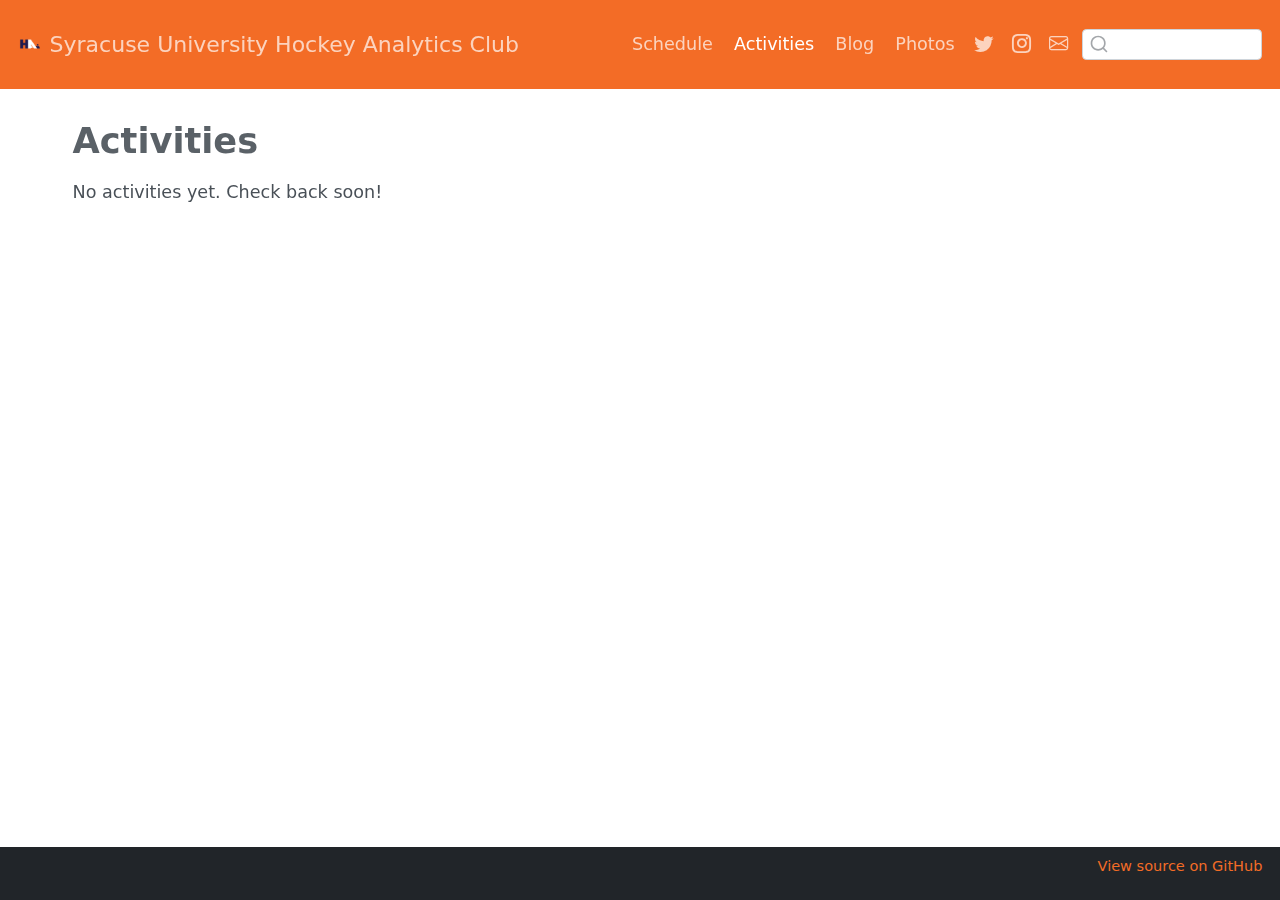
<file: docs/activities/index.html>
<!DOCTYPE html>
<html xmlns="http://www.w3.org/1999/xhtml" lang="en" xml:lang="en"><head>

<meta charset="utf-8">
<meta name="generator" content="quarto-1.3.433">

<meta name="viewport" content="width=device-width, initial-scale=1.0, user-scalable=yes">


<title>Syracuse University Hockey Analytics Club - Activities</title>
<style>
code{white-space: pre-wrap;}
span.smallcaps{font-variant: small-caps;}
div.columns{display: flex; gap: min(4vw, 1.5em);}
div.column{flex: auto; overflow-x: auto;}
div.hanging-indent{margin-left: 1.5em; text-indent: -1.5em;}
ul.task-list{list-style: none;}
ul.task-list li input[type="checkbox"] {
  width: 0.8em;
  margin: 0 0.8em 0.2em -1em; /* quarto-specific, see https://github.com/quarto-dev/quarto-cli/issues/4556 */ 
  vertical-align: middle;
}
</style>


<script src="../site_libs/quarto-nav/quarto-nav.js"></script>
<script src="../site_libs/clipboard/clipboard.min.js"></script>
<script src="../site_libs/quarto-search/autocomplete.umd.js"></script>
<script src="../site_libs/quarto-search/fuse.min.js"></script>
<script src="../site_libs/quarto-search/quarto-search.js"></script>
<meta name="quarto:offset" content="../">
<link href="../img/wordlogo_bluewhite.png" rel="icon" type="image/png">
<script src="../site_libs/quarto-html/quarto.js"></script>
<script src="../site_libs/quarto-html/popper.min.js"></script>
<script src="../site_libs/quarto-html/tippy.umd.min.js"></script>
<script src="../site_libs/quarto-html/anchor.min.js"></script>
<link href="../site_libs/quarto-html/tippy.css" rel="stylesheet">
<link href="../site_libs/quarto-html/quarto-syntax-highlighting.css" rel="stylesheet" id="quarto-text-highlighting-styles">
<script src="../site_libs/bootstrap/bootstrap.min.js"></script>
<link href="../site_libs/bootstrap/bootstrap-icons.css" rel="stylesheet">
<link href="../site_libs/bootstrap/bootstrap.min.css" rel="stylesheet" id="quarto-bootstrap" data-mode="light">
<script id="quarto-search-options" type="application/json">{
  "location": "navbar",
  "copy-button": false,
  "collapse-after": 3,
  "panel-placement": "end",
  "type": "textbox",
  "limit": 20,
  "language": {
    "search-no-results-text": "No results",
    "search-matching-documents-text": "matching documents",
    "search-copy-link-title": "Copy link to search",
    "search-hide-matches-text": "Hide additional matches",
    "search-more-match-text": "more match in this document",
    "search-more-matches-text": "more matches in this document",
    "search-clear-button-title": "Clear",
    "search-detached-cancel-button-title": "Cancel",
    "search-submit-button-title": "Submit",
    "search-label": "Search"
  }
}</script>


</head>

<body class="nav-fixed">

<div id="quarto-search-results"></div>
  <header id="quarto-header" class="headroom fixed-top">
    <nav class="navbar navbar-expand-lg navbar-dark ">
      <div class="navbar-container container-fluid">
      <div class="navbar-brand-container">
    <a href="../index.html" class="navbar-brand navbar-brand-logo">
    <img src="../img/wordlogo_bluewhite.png" alt="" class="navbar-logo">
    </a>
    <a class="navbar-brand" href="../index.html">
    <span class="navbar-title">Syracuse University Hockey Analytics Club</span>
    </a>
  </div>
            <div id="quarto-search" class="" title="Search"></div>
          <button class="navbar-toggler" type="button" data-bs-toggle="collapse" data-bs-target="#navbarCollapse" aria-controls="navbarCollapse" aria-expanded="false" aria-label="Toggle navigation" onclick="if (window.quartoToggleHeadroom) { window.quartoToggleHeadroom(); }">
  <span class="navbar-toggler-icon"></span>
</button>
          <div class="collapse navbar-collapse" id="navbarCollapse">
            <ul class="navbar-nav navbar-nav-scroll ms-auto">
  <li class="nav-item">
    <a class="nav-link" href="../schedule/index.html" rel="" target="">
 <span class="menu-text">Schedule</span></a>
  </li>  
  <li class="nav-item">
    <a class="nav-link active" href="../activities/index.html" rel="" target="" aria-current="page">
 <span class="menu-text">Activities</span></a>
  </li>  
  <li class="nav-item">
    <a class="nav-link" href="../blog/index.html" rel="" target="">
 <span class="menu-text">Blog</span></a>
  </li>  
  <li class="nav-item">
    <a class="nav-link" href="../photography/index.html" rel="" target="">
 <span class="menu-text">Photos</span></a>
  </li>  
  <li class="nav-item compact">
    <a class="nav-link" href="https://twitter.com/su_hockeyclub" rel="" target=""><i class="bi bi-twitter" role="img">
</i> 
 <span class="menu-text"></span></a>
  </li>  
  <li class="nav-item compact">
    <a class="nav-link" href="https://www.instagram.com/su_hockeyclub/" rel="" target=""><i class="bi bi-instagram" role="img">
</i> 
 <span class="menu-text"></span></a>
  </li>  
  <li class="nav-item compact">
    <a class="nav-link" href="mailto:dbgold@syr.edu" rel="" target=""><i class="bi bi-envelope" role="img" aria-label="email">
</i> 
 <span class="menu-text"></span></a>
  </li>  
</ul>
            <div class="quarto-navbar-tools">
</div>
          </div> <!-- /navcollapse -->
      </div> <!-- /container-fluid -->
    </nav>
</header>
<!-- content -->
<div id="quarto-content" class="quarto-container page-columns page-rows-contents page-layout-full page-navbar">
<!-- sidebar -->
<!-- margin-sidebar -->
    
<!-- main -->
<main class="content column-page" id="quarto-document-content">

<header id="title-block-header" class="quarto-title-block default">
<div class="quarto-title">
<h1 class="title">Activities</h1>
</div>



<div class="quarto-title-meta">

    
  
    
  </div>
  

</header>

<p>No activities yet. Check back soon!</p>



</main> <!-- /main -->
<script id="quarto-html-after-body" type="application/javascript">
window.document.addEventListener("DOMContentLoaded", function (event) {
  const toggleBodyColorMode = (bsSheetEl) => {
    const mode = bsSheetEl.getAttribute("data-mode");
    const bodyEl = window.document.querySelector("body");
    if (mode === "dark") {
      bodyEl.classList.add("quarto-dark");
      bodyEl.classList.remove("quarto-light");
    } else {
      bodyEl.classList.add("quarto-light");
      bodyEl.classList.remove("quarto-dark");
    }
  }
  const toggleBodyColorPrimary = () => {
    const bsSheetEl = window.document.querySelector("link#quarto-bootstrap");
    if (bsSheetEl) {
      toggleBodyColorMode(bsSheetEl);
    }
  }
  toggleBodyColorPrimary();  
  const icon = "";
  const anchorJS = new window.AnchorJS();
  anchorJS.options = {
    placement: 'right',
    icon: icon
  };
  anchorJS.add('.anchored');
  const isCodeAnnotation = (el) => {
    for (const clz of el.classList) {
      if (clz.startsWith('code-annotation-')) {                     
        return true;
      }
    }
    return false;
  }
  const clipboard = new window.ClipboardJS('.code-copy-button', {
    text: function(trigger) {
      const codeEl = trigger.previousElementSibling.cloneNode(true);
      for (const childEl of codeEl.children) {
        if (isCodeAnnotation(childEl)) {
          childEl.remove();
        }
      }
      return codeEl.innerText;
    }
  });
  clipboard.on('success', function(e) {
    // button target
    const button = e.trigger;
    // don't keep focus
    button.blur();
    // flash "checked"
    button.classList.add('code-copy-button-checked');
    var currentTitle = button.getAttribute("title");
    button.setAttribute("title", "Copied!");
    let tooltip;
    if (window.bootstrap) {
      button.setAttribute("data-bs-toggle", "tooltip");
      button.setAttribute("data-bs-placement", "left");
      button.setAttribute("data-bs-title", "Copied!");
      tooltip = new bootstrap.Tooltip(button, 
        { trigger: "manual", 
          customClass: "code-copy-button-tooltip",
          offset: [0, -8]});
      tooltip.show();    
    }
    setTimeout(function() {
      if (tooltip) {
        tooltip.hide();
        button.removeAttribute("data-bs-title");
        button.removeAttribute("data-bs-toggle");
        button.removeAttribute("data-bs-placement");
      }
      button.setAttribute("title", currentTitle);
      button.classList.remove('code-copy-button-checked');
    }, 1000);
    // clear code selection
    e.clearSelection();
  });
  function tippyHover(el, contentFn) {
    const config = {
      allowHTML: true,
      content: contentFn,
      maxWidth: 500,
      delay: 100,
      arrow: false,
      appendTo: function(el) {
          return el.parentElement;
      },
      interactive: true,
      interactiveBorder: 10,
      theme: 'quarto',
      placement: 'bottom-start'
    };
    window.tippy(el, config); 
  }
  const noterefs = window.document.querySelectorAll('a[role="doc-noteref"]');
  for (var i=0; i<noterefs.length; i++) {
    const ref = noterefs[i];
    tippyHover(ref, function() {
      // use id or data attribute instead here
      let href = ref.getAttribute('data-footnote-href') || ref.getAttribute('href');
      try { href = new URL(href).hash; } catch {}
      const id = href.replace(/^#\/?/, "");
      const note = window.document.getElementById(id);
      return note.innerHTML;
    });
  }
      let selectedAnnoteEl;
      const selectorForAnnotation = ( cell, annotation) => {
        let cellAttr = 'data-code-cell="' + cell + '"';
        let lineAttr = 'data-code-annotation="' +  annotation + '"';
        const selector = 'span[' + cellAttr + '][' + lineAttr + ']';
        return selector;
      }
      const selectCodeLines = (annoteEl) => {
        const doc = window.document;
        const targetCell = annoteEl.getAttribute("data-target-cell");
        const targetAnnotation = annoteEl.getAttribute("data-target-annotation");
        const annoteSpan = window.document.querySelector(selectorForAnnotation(targetCell, targetAnnotation));
        const lines = annoteSpan.getAttribute("data-code-lines").split(",");
        const lineIds = lines.map((line) => {
          return targetCell + "-" + line;
        })
        let top = null;
        let height = null;
        let parent = null;
        if (lineIds.length > 0) {
            //compute the position of the single el (top and bottom and make a div)
            const el = window.document.getElementById(lineIds[0]);
            top = el.offsetTop;
            height = el.offsetHeight;
            parent = el.parentElement.parentElement;
          if (lineIds.length > 1) {
            const lastEl = window.document.getElementById(lineIds[lineIds.length - 1]);
            const bottom = lastEl.offsetTop + lastEl.offsetHeight;
            height = bottom - top;
          }
          if (top !== null && height !== null && parent !== null) {
            // cook up a div (if necessary) and position it 
            let div = window.document.getElementById("code-annotation-line-highlight");
            if (div === null) {
              div = window.document.createElement("div");
              div.setAttribute("id", "code-annotation-line-highlight");
              div.style.position = 'absolute';
              parent.appendChild(div);
            }
            div.style.top = top - 2 + "px";
            div.style.height = height + 4 + "px";
            let gutterDiv = window.document.getElementById("code-annotation-line-highlight-gutter");
            if (gutterDiv === null) {
              gutterDiv = window.document.createElement("div");
              gutterDiv.setAttribute("id", "code-annotation-line-highlight-gutter");
              gutterDiv.style.position = 'absolute';
              const codeCell = window.document.getElementById(targetCell);
              const gutter = codeCell.querySelector('.code-annotation-gutter');
              gutter.appendChild(gutterDiv);
            }
            gutterDiv.style.top = top - 2 + "px";
            gutterDiv.style.height = height + 4 + "px";
          }
          selectedAnnoteEl = annoteEl;
        }
      };
      const unselectCodeLines = () => {
        const elementsIds = ["code-annotation-line-highlight", "code-annotation-line-highlight-gutter"];
        elementsIds.forEach((elId) => {
          const div = window.document.getElementById(elId);
          if (div) {
            div.remove();
          }
        });
        selectedAnnoteEl = undefined;
      };
      // Attach click handler to the DT
      const annoteDls = window.document.querySelectorAll('dt[data-target-cell]');
      for (const annoteDlNode of annoteDls) {
        annoteDlNode.addEventListener('click', (event) => {
          const clickedEl = event.target;
          if (clickedEl !== selectedAnnoteEl) {
            unselectCodeLines();
            const activeEl = window.document.querySelector('dt[data-target-cell].code-annotation-active');
            if (activeEl) {
              activeEl.classList.remove('code-annotation-active');
            }
            selectCodeLines(clickedEl);
            clickedEl.classList.add('code-annotation-active');
          } else {
            // Unselect the line
            unselectCodeLines();
            clickedEl.classList.remove('code-annotation-active');
          }
        });
      }
  const findCites = (el) => {
    const parentEl = el.parentElement;
    if (parentEl) {
      const cites = parentEl.dataset.cites;
      if (cites) {
        return {
          el,
          cites: cites.split(' ')
        };
      } else {
        return findCites(el.parentElement)
      }
    } else {
      return undefined;
    }
  };
  var bibliorefs = window.document.querySelectorAll('a[role="doc-biblioref"]');
  for (var i=0; i<bibliorefs.length; i++) {
    const ref = bibliorefs[i];
    const citeInfo = findCites(ref);
    if (citeInfo) {
      tippyHover(citeInfo.el, function() {
        var popup = window.document.createElement('div');
        citeInfo.cites.forEach(function(cite) {
          var citeDiv = window.document.createElement('div');
          citeDiv.classList.add('hanging-indent');
          citeDiv.classList.add('csl-entry');
          var biblioDiv = window.document.getElementById('ref-' + cite);
          if (biblioDiv) {
            citeDiv.innerHTML = biblioDiv.innerHTML;
          }
          popup.appendChild(citeDiv);
        });
        return popup.innerHTML;
      });
    }
  }
});
</script>
</div> <!-- /content -->
<footer class="footer">
  <div class="nav-footer">
    <div class="nav-footer-left">
      &nbsp;
    </div>   
    <div class="nav-footer-center">
      &nbsp;
    </div>
    <div class="nav-footer-right"><span class="faux-block"><a href="https://github.com/qrobnett23/suhac_website">View source on GitHub</a></span></div>
  </div>
</footer>



</body></html>
</file>
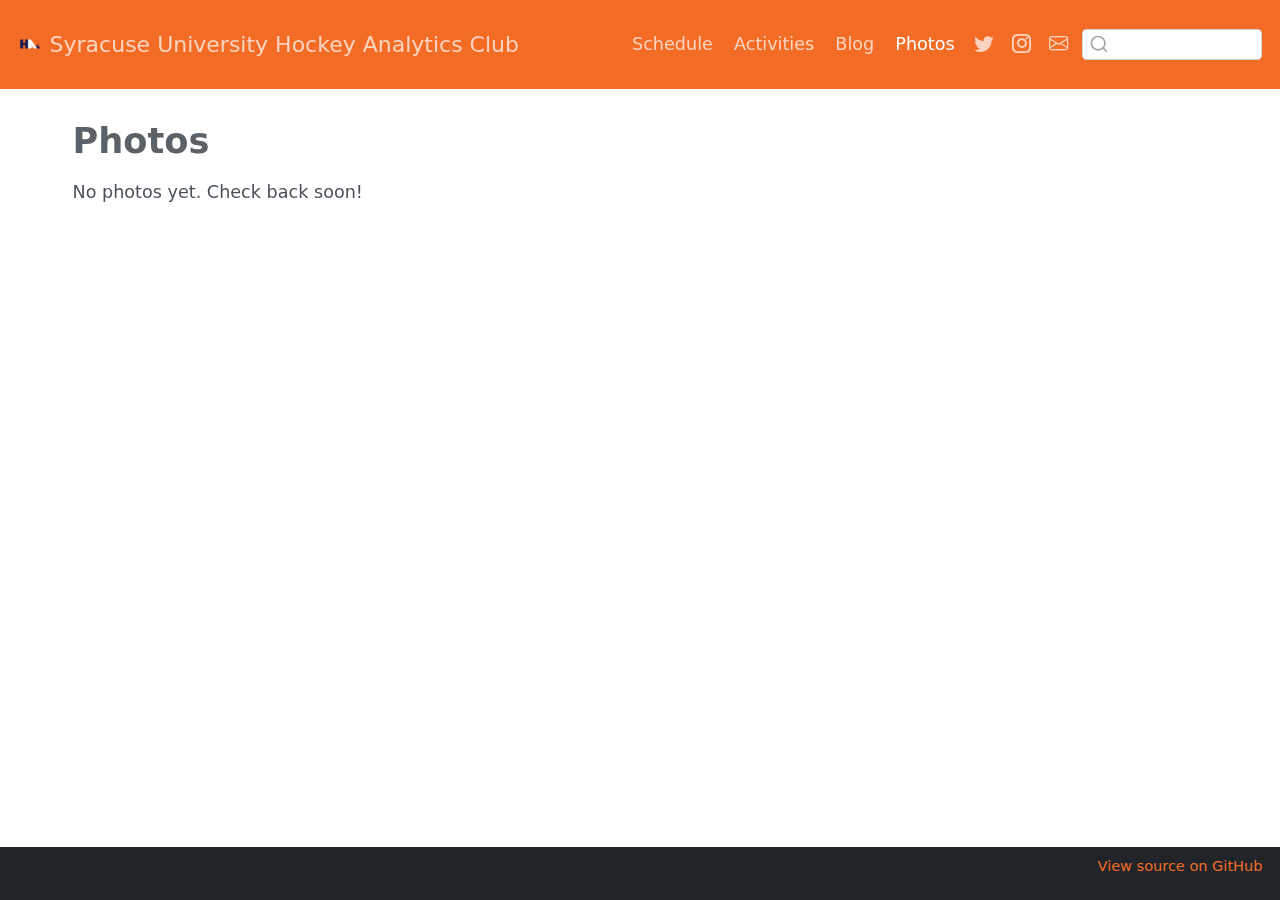
<file: docs/photography/index.html>
<!DOCTYPE html>
<html xmlns="http://www.w3.org/1999/xhtml" lang="en" xml:lang="en"><head>

<meta charset="utf-8">
<meta name="generator" content="quarto-1.3.433">

<meta name="viewport" content="width=device-width, initial-scale=1.0, user-scalable=yes">


<title>Syracuse University Hockey Analytics Club - Photos</title>
<style>
code{white-space: pre-wrap;}
span.smallcaps{font-variant: small-caps;}
div.columns{display: flex; gap: min(4vw, 1.5em);}
div.column{flex: auto; overflow-x: auto;}
div.hanging-indent{margin-left: 1.5em; text-indent: -1.5em;}
ul.task-list{list-style: none;}
ul.task-list li input[type="checkbox"] {
  width: 0.8em;
  margin: 0 0.8em 0.2em -1em; /* quarto-specific, see https://github.com/quarto-dev/quarto-cli/issues/4556 */ 
  vertical-align: middle;
}
</style>


<script src="../site_libs/quarto-nav/quarto-nav.js"></script>
<script src="../site_libs/clipboard/clipboard.min.js"></script>
<script src="../site_libs/quarto-search/autocomplete.umd.js"></script>
<script src="../site_libs/quarto-search/fuse.min.js"></script>
<script src="../site_libs/quarto-search/quarto-search.js"></script>
<meta name="quarto:offset" content="../">
<link href="../img/wordlogo_bluewhite.png" rel="icon" type="image/png">
<script src="../site_libs/quarto-html/quarto.js"></script>
<script src="../site_libs/quarto-html/popper.min.js"></script>
<script src="../site_libs/quarto-html/tippy.umd.min.js"></script>
<script src="../site_libs/quarto-html/anchor.min.js"></script>
<link href="../site_libs/quarto-html/tippy.css" rel="stylesheet">
<link href="../site_libs/quarto-html/quarto-syntax-highlighting.css" rel="stylesheet" id="quarto-text-highlighting-styles">
<script src="../site_libs/bootstrap/bootstrap.min.js"></script>
<link href="../site_libs/bootstrap/bootstrap-icons.css" rel="stylesheet">
<link href="../site_libs/bootstrap/bootstrap.min.css" rel="stylesheet" id="quarto-bootstrap" data-mode="light">
<script id="quarto-search-options" type="application/json">{
  "location": "navbar",
  "copy-button": false,
  "collapse-after": 3,
  "panel-placement": "end",
  "type": "textbox",
  "limit": 20,
  "language": {
    "search-no-results-text": "No results",
    "search-matching-documents-text": "matching documents",
    "search-copy-link-title": "Copy link to search",
    "search-hide-matches-text": "Hide additional matches",
    "search-more-match-text": "more match in this document",
    "search-more-matches-text": "more matches in this document",
    "search-clear-button-title": "Clear",
    "search-detached-cancel-button-title": "Cancel",
    "search-submit-button-title": "Submit",
    "search-label": "Search"
  }
}</script>


</head>

<body class="nav-fixed">

<div id="quarto-search-results"></div>
  <header id="quarto-header" class="headroom fixed-top">
    <nav class="navbar navbar-expand-lg navbar-dark ">
      <div class="navbar-container container-fluid">
      <div class="navbar-brand-container">
    <a href="../index.html" class="navbar-brand navbar-brand-logo">
    <img src="../img/wordlogo_bluewhite.png" alt="" class="navbar-logo">
    </a>
    <a class="navbar-brand" href="../index.html">
    <span class="navbar-title">Syracuse University Hockey Analytics Club</span>
    </a>
  </div>
            <div id="quarto-search" class="" title="Search"></div>
          <button class="navbar-toggler" type="button" data-bs-toggle="collapse" data-bs-target="#navbarCollapse" aria-controls="navbarCollapse" aria-expanded="false" aria-label="Toggle navigation" onclick="if (window.quartoToggleHeadroom) { window.quartoToggleHeadroom(); }">
  <span class="navbar-toggler-icon"></span>
</button>
          <div class="collapse navbar-collapse" id="navbarCollapse">
            <ul class="navbar-nav navbar-nav-scroll ms-auto">
  <li class="nav-item">
    <a class="nav-link" href="../schedule/index.html" rel="" target="">
 <span class="menu-text">Schedule</span></a>
  </li>  
  <li class="nav-item">
    <a class="nav-link" href="../activities/index.html" rel="" target="">
 <span class="menu-text">Activities</span></a>
  </li>  
  <li class="nav-item">
    <a class="nav-link" href="../blog/index.html" rel="" target="">
 <span class="menu-text">Blog</span></a>
  </li>  
  <li class="nav-item">
    <a class="nav-link active" href="../photography/index.html" rel="" target="" aria-current="page">
 <span class="menu-text">Photos</span></a>
  </li>  
  <li class="nav-item compact">
    <a class="nav-link" href="https://twitter.com/su_hockeyclub" rel="" target=""><i class="bi bi-twitter" role="img">
</i> 
 <span class="menu-text"></span></a>
  </li>  
  <li class="nav-item compact">
    <a class="nav-link" href="https://www.instagram.com/su_hockeyclub/" rel="" target=""><i class="bi bi-instagram" role="img">
</i> 
 <span class="menu-text"></span></a>
  </li>  
  <li class="nav-item compact">
    <a class="nav-link" href="mailto:dbgold@syr.edu" rel="" target=""><i class="bi bi-envelope" role="img" aria-label="email">
</i> 
 <span class="menu-text"></span></a>
  </li>  
</ul>
            <div class="quarto-navbar-tools">
</div>
          </div> <!-- /navcollapse -->
      </div> <!-- /container-fluid -->
    </nav>
</header>
<!-- content -->
<div id="quarto-content" class="quarto-container page-columns page-rows-contents page-layout-full page-navbar">
<!-- sidebar -->
<!-- margin-sidebar -->
    
<!-- main -->
<main class="content column-page" id="quarto-document-content">

<header id="title-block-header" class="quarto-title-block default">
<div class="quarto-title">
<h1 class="title">Photos</h1>
</div>



<div class="quarto-title-meta">

    
  
    
  </div>
  

</header>

<p>No photos yet. Check back soon!</p>



</main> <!-- /main -->
<script id="quarto-html-after-body" type="application/javascript">
window.document.addEventListener("DOMContentLoaded", function (event) {
  const toggleBodyColorMode = (bsSheetEl) => {
    const mode = bsSheetEl.getAttribute("data-mode");
    const bodyEl = window.document.querySelector("body");
    if (mode === "dark") {
      bodyEl.classList.add("quarto-dark");
      bodyEl.classList.remove("quarto-light");
    } else {
      bodyEl.classList.add("quarto-light");
      bodyEl.classList.remove("quarto-dark");
    }
  }
  const toggleBodyColorPrimary = () => {
    const bsSheetEl = window.document.querySelector("link#quarto-bootstrap");
    if (bsSheetEl) {
      toggleBodyColorMode(bsSheetEl);
    }
  }
  toggleBodyColorPrimary();  
  const icon = "";
  const anchorJS = new window.AnchorJS();
  anchorJS.options = {
    placement: 'right',
    icon: icon
  };
  anchorJS.add('.anchored');
  const isCodeAnnotation = (el) => {
    for (const clz of el.classList) {
      if (clz.startsWith('code-annotation-')) {                     
        return true;
      }
    }
    return false;
  }
  const clipboard = new window.ClipboardJS('.code-copy-button', {
    text: function(trigger) {
      const codeEl = trigger.previousElementSibling.cloneNode(true);
      for (const childEl of codeEl.children) {
        if (isCodeAnnotation(childEl)) {
          childEl.remove();
        }
      }
      return codeEl.innerText;
    }
  });
  clipboard.on('success', function(e) {
    // button target
    const button = e.trigger;
    // don't keep focus
    button.blur();
    // flash "checked"
    button.classList.add('code-copy-button-checked');
    var currentTitle = button.getAttribute("title");
    button.setAttribute("title", "Copied!");
    let tooltip;
    if (window.bootstrap) {
      button.setAttribute("data-bs-toggle", "tooltip");
      button.setAttribute("data-bs-placement", "left");
      button.setAttribute("data-bs-title", "Copied!");
      tooltip = new bootstrap.Tooltip(button, 
        { trigger: "manual", 
          customClass: "code-copy-button-tooltip",
          offset: [0, -8]});
      tooltip.show();    
    }
    setTimeout(function() {
      if (tooltip) {
        tooltip.hide();
        button.removeAttribute("data-bs-title");
        button.removeAttribute("data-bs-toggle");
        button.removeAttribute("data-bs-placement");
      }
      button.setAttribute("title", currentTitle);
      button.classList.remove('code-copy-button-checked');
    }, 1000);
    // clear code selection
    e.clearSelection();
  });
  function tippyHover(el, contentFn) {
    const config = {
      allowHTML: true,
      content: contentFn,
      maxWidth: 500,
      delay: 100,
      arrow: false,
      appendTo: function(el) {
          return el.parentElement;
      },
      interactive: true,
      interactiveBorder: 10,
      theme: 'quarto',
      placement: 'bottom-start'
    };
    window.tippy(el, config); 
  }
  const noterefs = window.document.querySelectorAll('a[role="doc-noteref"]');
  for (var i=0; i<noterefs.length; i++) {
    const ref = noterefs[i];
    tippyHover(ref, function() {
      // use id or data attribute instead here
      let href = ref.getAttribute('data-footnote-href') || ref.getAttribute('href');
      try { href = new URL(href).hash; } catch {}
      const id = href.replace(/^#\/?/, "");
      const note = window.document.getElementById(id);
      return note.innerHTML;
    });
  }
      let selectedAnnoteEl;
      const selectorForAnnotation = ( cell, annotation) => {
        let cellAttr = 'data-code-cell="' + cell + '"';
        let lineAttr = 'data-code-annotation="' +  annotation + '"';
        const selector = 'span[' + cellAttr + '][' + lineAttr + ']';
        return selector;
      }
      const selectCodeLines = (annoteEl) => {
        const doc = window.document;
        const targetCell = annoteEl.getAttribute("data-target-cell");
        const targetAnnotation = annoteEl.getAttribute("data-target-annotation");
        const annoteSpan = window.document.querySelector(selectorForAnnotation(targetCell, targetAnnotation));
        const lines = annoteSpan.getAttribute("data-code-lines").split(",");
        const lineIds = lines.map((line) => {
          return targetCell + "-" + line;
        })
        let top = null;
        let height = null;
        let parent = null;
        if (lineIds.length > 0) {
            //compute the position of the single el (top and bottom and make a div)
            const el = window.document.getElementById(lineIds[0]);
            top = el.offsetTop;
            height = el.offsetHeight;
            parent = el.parentElement.parentElement;
          if (lineIds.length > 1) {
            const lastEl = window.document.getElementById(lineIds[lineIds.length - 1]);
            const bottom = lastEl.offsetTop + lastEl.offsetHeight;
            height = bottom - top;
          }
          if (top !== null && height !== null && parent !== null) {
            // cook up a div (if necessary) and position it 
            let div = window.document.getElementById("code-annotation-line-highlight");
            if (div === null) {
              div = window.document.createElement("div");
              div.setAttribute("id", "code-annotation-line-highlight");
              div.style.position = 'absolute';
              parent.appendChild(div);
            }
            div.style.top = top - 2 + "px";
            div.style.height = height + 4 + "px";
            let gutterDiv = window.document.getElementById("code-annotation-line-highlight-gutter");
            if (gutterDiv === null) {
              gutterDiv = window.document.createElement("div");
              gutterDiv.setAttribute("id", "code-annotation-line-highlight-gutter");
              gutterDiv.style.position = 'absolute';
              const codeCell = window.document.getElementById(targetCell);
              const gutter = codeCell.querySelector('.code-annotation-gutter');
              gutter.appendChild(gutterDiv);
            }
            gutterDiv.style.top = top - 2 + "px";
            gutterDiv.style.height = height + 4 + "px";
          }
          selectedAnnoteEl = annoteEl;
        }
      };
      const unselectCodeLines = () => {
        const elementsIds = ["code-annotation-line-highlight", "code-annotation-line-highlight-gutter"];
        elementsIds.forEach((elId) => {
          const div = window.document.getElementById(elId);
          if (div) {
            div.remove();
          }
        });
        selectedAnnoteEl = undefined;
      };
      // Attach click handler to the DT
      const annoteDls = window.document.querySelectorAll('dt[data-target-cell]');
      for (const annoteDlNode of annoteDls) {
        annoteDlNode.addEventListener('click', (event) => {
          const clickedEl = event.target;
          if (clickedEl !== selectedAnnoteEl) {
            unselectCodeLines();
            const activeEl = window.document.querySelector('dt[data-target-cell].code-annotation-active');
            if (activeEl) {
              activeEl.classList.remove('code-annotation-active');
            }
            selectCodeLines(clickedEl);
            clickedEl.classList.add('code-annotation-active');
          } else {
            // Unselect the line
            unselectCodeLines();
            clickedEl.classList.remove('code-annotation-active');
          }
        });
      }
  const findCites = (el) => {
    const parentEl = el.parentElement;
    if (parentEl) {
      const cites = parentEl.dataset.cites;
      if (cites) {
        return {
          el,
          cites: cites.split(' ')
        };
      } else {
        return findCites(el.parentElement)
      }
    } else {
      return undefined;
    }
  };
  var bibliorefs = window.document.querySelectorAll('a[role="doc-biblioref"]');
  for (var i=0; i<bibliorefs.length; i++) {
    const ref = bibliorefs[i];
    const citeInfo = findCites(ref);
    if (citeInfo) {
      tippyHover(citeInfo.el, function() {
        var popup = window.document.createElement('div');
        citeInfo.cites.forEach(function(cite) {
          var citeDiv = window.document.createElement('div');
          citeDiv.classList.add('hanging-indent');
          citeDiv.classList.add('csl-entry');
          var biblioDiv = window.document.getElementById('ref-' + cite);
          if (biblioDiv) {
            citeDiv.innerHTML = biblioDiv.innerHTML;
          }
          popup.appendChild(citeDiv);
        });
        return popup.innerHTML;
      });
    }
  }
});
</script>
</div> <!-- /content -->
<footer class="footer">
  <div class="nav-footer">
    <div class="nav-footer-left">
      &nbsp;
    </div>   
    <div class="nav-footer-center">
      &nbsp;
    </div>
    <div class="nav-footer-right"><span class="faux-block"><a href="https://github.com/qrobnett23/suhac_website">View source on GitHub</a></span></div>
  </div>
</footer>



</body></html>
</file>
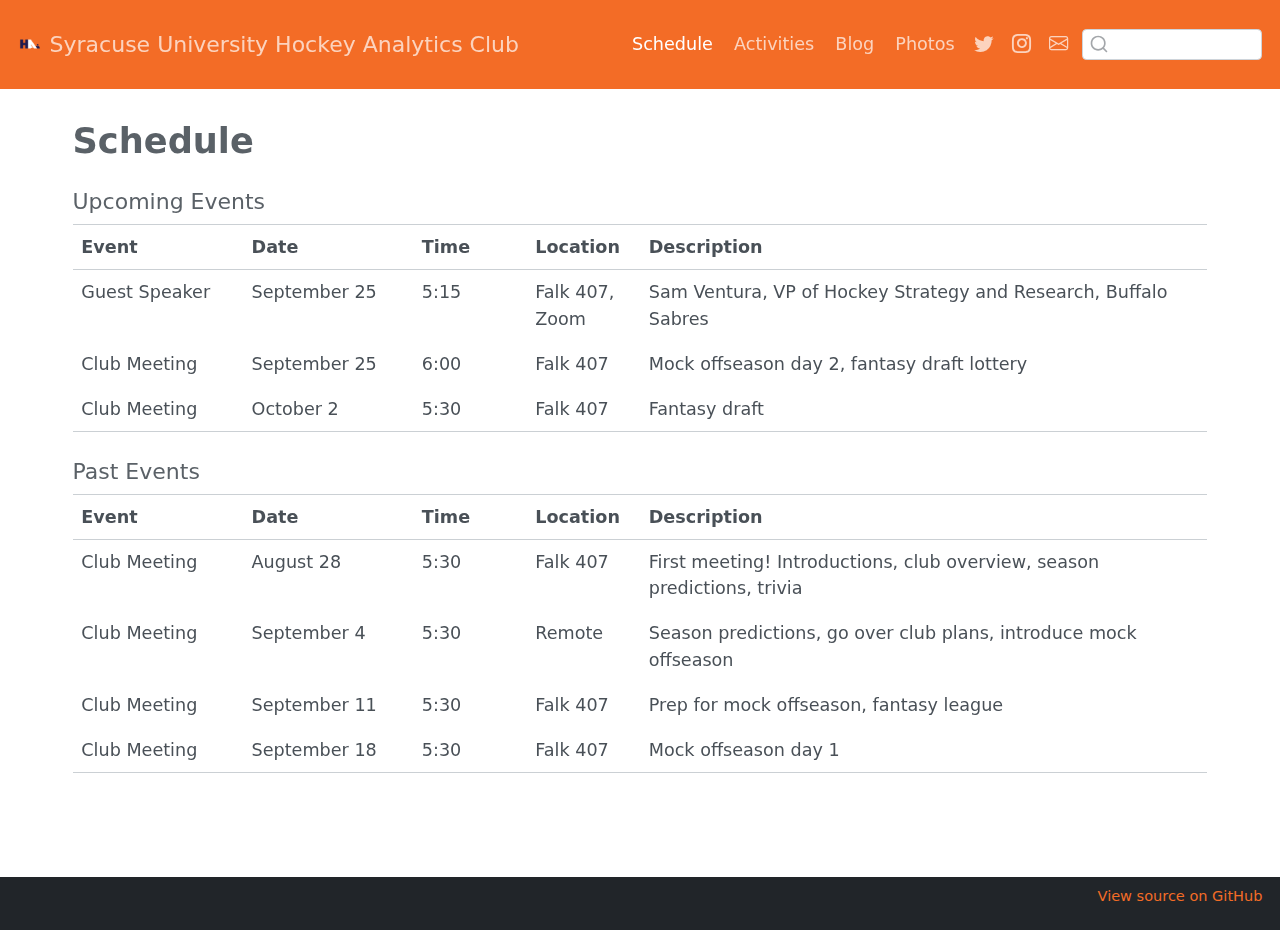
<file: docs/schedule/index.html>
<!DOCTYPE html>
<html xmlns="http://www.w3.org/1999/xhtml" lang="en" xml:lang="en"><head>

<meta charset="utf-8">
<meta name="generator" content="quarto-1.3.433">

<meta name="viewport" content="width=device-width, initial-scale=1.0, user-scalable=yes">


<title>Syracuse University Hockey Analytics Club - Schedule</title>
<style>
code{white-space: pre-wrap;}
span.smallcaps{font-variant: small-caps;}
div.columns{display: flex; gap: min(4vw, 1.5em);}
div.column{flex: auto; overflow-x: auto;}
div.hanging-indent{margin-left: 1.5em; text-indent: -1.5em;}
ul.task-list{list-style: none;}
ul.task-list li input[type="checkbox"] {
  width: 0.8em;
  margin: 0 0.8em 0.2em -1em; /* quarto-specific, see https://github.com/quarto-dev/quarto-cli/issues/4556 */ 
  vertical-align: middle;
}
</style>


<script src="../site_libs/quarto-nav/quarto-nav.js"></script>
<script src="../site_libs/clipboard/clipboard.min.js"></script>
<script src="../site_libs/quarto-search/autocomplete.umd.js"></script>
<script src="../site_libs/quarto-search/fuse.min.js"></script>
<script src="../site_libs/quarto-search/quarto-search.js"></script>
<meta name="quarto:offset" content="../">
<link href="../img/wordlogo_bluewhite.png" rel="icon" type="image/png">
<script src="../site_libs/quarto-html/quarto.js"></script>
<script src="../site_libs/quarto-html/popper.min.js"></script>
<script src="../site_libs/quarto-html/tippy.umd.min.js"></script>
<script src="../site_libs/quarto-html/anchor.min.js"></script>
<link href="../site_libs/quarto-html/tippy.css" rel="stylesheet">
<link href="../site_libs/quarto-html/quarto-syntax-highlighting.css" rel="stylesheet" id="quarto-text-highlighting-styles">
<script src="../site_libs/bootstrap/bootstrap.min.js"></script>
<link href="../site_libs/bootstrap/bootstrap-icons.css" rel="stylesheet">
<link href="../site_libs/bootstrap/bootstrap.min.css" rel="stylesheet" id="quarto-bootstrap" data-mode="light">
<script id="quarto-search-options" type="application/json">{
  "location": "navbar",
  "copy-button": false,
  "collapse-after": 3,
  "panel-placement": "end",
  "type": "textbox",
  "limit": 20,
  "language": {
    "search-no-results-text": "No results",
    "search-matching-documents-text": "matching documents",
    "search-copy-link-title": "Copy link to search",
    "search-hide-matches-text": "Hide additional matches",
    "search-more-match-text": "more match in this document",
    "search-more-matches-text": "more matches in this document",
    "search-clear-button-title": "Clear",
    "search-detached-cancel-button-title": "Cancel",
    "search-submit-button-title": "Submit",
    "search-label": "Search"
  }
}</script>


</head>

<body class="nav-fixed">

<div id="quarto-search-results"></div>
  <header id="quarto-header" class="headroom fixed-top">
    <nav class="navbar navbar-expand-lg navbar-dark ">
      <div class="navbar-container container-fluid">
      <div class="navbar-brand-container">
    <a href="../index.html" class="navbar-brand navbar-brand-logo">
    <img src="../img/wordlogo_bluewhite.png" alt="" class="navbar-logo">
    </a>
    <a class="navbar-brand" href="../index.html">
    <span class="navbar-title">Syracuse University Hockey Analytics Club</span>
    </a>
  </div>
            <div id="quarto-search" class="" title="Search"></div>
          <button class="navbar-toggler" type="button" data-bs-toggle="collapse" data-bs-target="#navbarCollapse" aria-controls="navbarCollapse" aria-expanded="false" aria-label="Toggle navigation" onclick="if (window.quartoToggleHeadroom) { window.quartoToggleHeadroom(); }">
  <span class="navbar-toggler-icon"></span>
</button>
          <div class="collapse navbar-collapse" id="navbarCollapse">
            <ul class="navbar-nav navbar-nav-scroll ms-auto">
  <li class="nav-item">
    <a class="nav-link active" href="../schedule/index.html" rel="" target="" aria-current="page">
 <span class="menu-text">Schedule</span></a>
  </li>  
  <li class="nav-item">
    <a class="nav-link" href="../activities/index.html" rel="" target="">
 <span class="menu-text">Activities</span></a>
  </li>  
  <li class="nav-item">
    <a class="nav-link" href="../blog/index.html" rel="" target="">
 <span class="menu-text">Blog</span></a>
  </li>  
  <li class="nav-item">
    <a class="nav-link" href="../photography/index.html" rel="" target="">
 <span class="menu-text">Photos</span></a>
  </li>  
  <li class="nav-item compact">
    <a class="nav-link" href="https://twitter.com/su_hockeyclub" rel="" target=""><i class="bi bi-twitter" role="img">
</i> 
 <span class="menu-text"></span></a>
  </li>  
  <li class="nav-item compact">
    <a class="nav-link" href="https://www.instagram.com/su_hockeyclub/" rel="" target=""><i class="bi bi-instagram" role="img">
</i> 
 <span class="menu-text"></span></a>
  </li>  
  <li class="nav-item compact">
    <a class="nav-link" href="mailto:dbgold@syr.edu" rel="" target=""><i class="bi bi-envelope" role="img" aria-label="email">
</i> 
 <span class="menu-text"></span></a>
  </li>  
</ul>
            <div class="quarto-navbar-tools">
</div>
          </div> <!-- /navcollapse -->
      </div> <!-- /container-fluid -->
    </nav>
</header>
<!-- content -->
<div id="quarto-content" class="quarto-container page-columns page-rows-contents page-layout-full page-navbar">
<!-- sidebar -->
<!-- margin-sidebar -->
    
<!-- main -->
<main class="content column-page" id="quarto-document-content">

<header id="title-block-header" class="quarto-title-block default">
<div class="quarto-title">
<h1 class="title">Schedule</h1>
</div>



<div class="quarto-title-meta">

    
  
    
  </div>
  

</header>

<section id="upcoming-events" class="level4">
<h4 class="anchored" data-anchor-id="upcoming-events">Upcoming Events</h4>
<table class="table">
<colgroup>
<col style="width: 15%">
<col style="width: 15%">
<col style="width: 10%">
<col style="width: 10%">
<col style="width: 50%">
</colgroup>
<thead>
<tr class="header">
<th style="text-align: left;">Event</th>
<th style="text-align: left;">Date</th>
<th style="text-align: left;">Time</th>
<th style="text-align: left;">Location</th>
<th style="text-align: left;">Description</th>
</tr>
</thead>
<tbody>
<tr class="odd">
<td style="text-align: left;">Guest Speaker</td>
<td style="text-align: left;">September 25</td>
<td style="text-align: left;">5:15</td>
<td style="text-align: left;">Falk 407, Zoom</td>
<td style="text-align: left;">Sam Ventura, VP of Hockey Strategy and Research, Buffalo Sabres</td>
</tr>
<tr class="even">
<td style="text-align: left;">Club Meeting</td>
<td style="text-align: left;">September 25</td>
<td style="text-align: left;">6:00</td>
<td style="text-align: left;">Falk 407</td>
<td style="text-align: left;">Mock offseason day 2, fantasy draft lottery</td>
</tr>
<tr class="odd">
<td style="text-align: left;">Club Meeting</td>
<td style="text-align: left;">October 2</td>
<td style="text-align: left;">5:30</td>
<td style="text-align: left;">Falk 407</td>
<td style="text-align: left;">Fantasy draft</td>
</tr>
</tbody>
</table>
</section>
<section id="past-events" class="level4">
<h4 class="anchored" data-anchor-id="past-events">Past Events</h4>
<table class="table">
<colgroup>
<col style="width: 15%">
<col style="width: 15%">
<col style="width: 10%">
<col style="width: 10%">
<col style="width: 50%">
</colgroup>
<thead>
<tr class="header">
<th style="text-align: left;">Event</th>
<th style="text-align: left;">Date</th>
<th style="text-align: left;">Time</th>
<th style="text-align: left;">Location</th>
<th style="text-align: left;">Description</th>
</tr>
</thead>
<tbody>
<tr class="odd">
<td style="text-align: left;">Club Meeting</td>
<td style="text-align: left;">August 28</td>
<td style="text-align: left;">5:30</td>
<td style="text-align: left;">Falk 407</td>
<td style="text-align: left;">First meeting! Introductions, club overview, season predictions, trivia</td>
</tr>
<tr class="even">
<td style="text-align: left;">Club Meeting</td>
<td style="text-align: left;">September 4</td>
<td style="text-align: left;">5:30</td>
<td style="text-align: left;">Remote</td>
<td style="text-align: left;">Season predictions, go over club plans, introduce mock offseason</td>
</tr>
<tr class="odd">
<td style="text-align: left;">Club Meeting</td>
<td style="text-align: left;">September 11</td>
<td style="text-align: left;">5:30</td>
<td style="text-align: left;">Falk 407</td>
<td style="text-align: left;">Prep for mock offseason, fantasy league</td>
</tr>
<tr class="even">
<td style="text-align: left;">Club Meeting</td>
<td style="text-align: left;">September 18</td>
<td style="text-align: left;">5:30</td>
<td style="text-align: left;">Falk 407</td>
<td style="text-align: left;">Mock offseason day 1</td>
</tr>
</tbody>
</table>


</section>

</main> <!-- /main -->
<script id="quarto-html-after-body" type="application/javascript">
window.document.addEventListener("DOMContentLoaded", function (event) {
  const toggleBodyColorMode = (bsSheetEl) => {
    const mode = bsSheetEl.getAttribute("data-mode");
    const bodyEl = window.document.querySelector("body");
    if (mode === "dark") {
      bodyEl.classList.add("quarto-dark");
      bodyEl.classList.remove("quarto-light");
    } else {
      bodyEl.classList.add("quarto-light");
      bodyEl.classList.remove("quarto-dark");
    }
  }
  const toggleBodyColorPrimary = () => {
    const bsSheetEl = window.document.querySelector("link#quarto-bootstrap");
    if (bsSheetEl) {
      toggleBodyColorMode(bsSheetEl);
    }
  }
  toggleBodyColorPrimary();  
  const icon = "";
  const anchorJS = new window.AnchorJS();
  anchorJS.options = {
    placement: 'right',
    icon: icon
  };
  anchorJS.add('.anchored');
  const isCodeAnnotation = (el) => {
    for (const clz of el.classList) {
      if (clz.startsWith('code-annotation-')) {                     
        return true;
      }
    }
    return false;
  }
  const clipboard = new window.ClipboardJS('.code-copy-button', {
    text: function(trigger) {
      const codeEl = trigger.previousElementSibling.cloneNode(true);
      for (const childEl of codeEl.children) {
        if (isCodeAnnotation(childEl)) {
          childEl.remove();
        }
      }
      return codeEl.innerText;
    }
  });
  clipboard.on('success', function(e) {
    // button target
    const button = e.trigger;
    // don't keep focus
    button.blur();
    // flash "checked"
    button.classList.add('code-copy-button-checked');
    var currentTitle = button.getAttribute("title");
    button.setAttribute("title", "Copied!");
    let tooltip;
    if (window.bootstrap) {
      button.setAttribute("data-bs-toggle", "tooltip");
      button.setAttribute("data-bs-placement", "left");
      button.setAttribute("data-bs-title", "Copied!");
      tooltip = new bootstrap.Tooltip(button, 
        { trigger: "manual", 
          customClass: "code-copy-button-tooltip",
          offset: [0, -8]});
      tooltip.show();    
    }
    setTimeout(function() {
      if (tooltip) {
        tooltip.hide();
        button.removeAttribute("data-bs-title");
        button.removeAttribute("data-bs-toggle");
        button.removeAttribute("data-bs-placement");
      }
      button.setAttribute("title", currentTitle);
      button.classList.remove('code-copy-button-checked');
    }, 1000);
    // clear code selection
    e.clearSelection();
  });
  function tippyHover(el, contentFn) {
    const config = {
      allowHTML: true,
      content: contentFn,
      maxWidth: 500,
      delay: 100,
      arrow: false,
      appendTo: function(el) {
          return el.parentElement;
      },
      interactive: true,
      interactiveBorder: 10,
      theme: 'quarto',
      placement: 'bottom-start'
    };
    window.tippy(el, config); 
  }
  const noterefs = window.document.querySelectorAll('a[role="doc-noteref"]');
  for (var i=0; i<noterefs.length; i++) {
    const ref = noterefs[i];
    tippyHover(ref, function() {
      // use id or data attribute instead here
      let href = ref.getAttribute('data-footnote-href') || ref.getAttribute('href');
      try { href = new URL(href).hash; } catch {}
      const id = href.replace(/^#\/?/, "");
      const note = window.document.getElementById(id);
      return note.innerHTML;
    });
  }
      let selectedAnnoteEl;
      const selectorForAnnotation = ( cell, annotation) => {
        let cellAttr = 'data-code-cell="' + cell + '"';
        let lineAttr = 'data-code-annotation="' +  annotation + '"';
        const selector = 'span[' + cellAttr + '][' + lineAttr + ']';
        return selector;
      }
      const selectCodeLines = (annoteEl) => {
        const doc = window.document;
        const targetCell = annoteEl.getAttribute("data-target-cell");
        const targetAnnotation = annoteEl.getAttribute("data-target-annotation");
        const annoteSpan = window.document.querySelector(selectorForAnnotation(targetCell, targetAnnotation));
        const lines = annoteSpan.getAttribute("data-code-lines").split(",");
        const lineIds = lines.map((line) => {
          return targetCell + "-" + line;
        })
        let top = null;
        let height = null;
        let parent = null;
        if (lineIds.length > 0) {
            //compute the position of the single el (top and bottom and make a div)
            const el = window.document.getElementById(lineIds[0]);
            top = el.offsetTop;
            height = el.offsetHeight;
            parent = el.parentElement.parentElement;
          if (lineIds.length > 1) {
            const lastEl = window.document.getElementById(lineIds[lineIds.length - 1]);
            const bottom = lastEl.offsetTop + lastEl.offsetHeight;
            height = bottom - top;
          }
          if (top !== null && height !== null && parent !== null) {
            // cook up a div (if necessary) and position it 
            let div = window.document.getElementById("code-annotation-line-highlight");
            if (div === null) {
              div = window.document.createElement("div");
              div.setAttribute("id", "code-annotation-line-highlight");
              div.style.position = 'absolute';
              parent.appendChild(div);
            }
            div.style.top = top - 2 + "px";
            div.style.height = height + 4 + "px";
            let gutterDiv = window.document.getElementById("code-annotation-line-highlight-gutter");
            if (gutterDiv === null) {
              gutterDiv = window.document.createElement("div");
              gutterDiv.setAttribute("id", "code-annotation-line-highlight-gutter");
              gutterDiv.style.position = 'absolute';
              const codeCell = window.document.getElementById(targetCell);
              const gutter = codeCell.querySelector('.code-annotation-gutter');
              gutter.appendChild(gutterDiv);
            }
            gutterDiv.style.top = top - 2 + "px";
            gutterDiv.style.height = height + 4 + "px";
          }
          selectedAnnoteEl = annoteEl;
        }
      };
      const unselectCodeLines = () => {
        const elementsIds = ["code-annotation-line-highlight", "code-annotation-line-highlight-gutter"];
        elementsIds.forEach((elId) => {
          const div = window.document.getElementById(elId);
          if (div) {
            div.remove();
          }
        });
        selectedAnnoteEl = undefined;
      };
      // Attach click handler to the DT
      const annoteDls = window.document.querySelectorAll('dt[data-target-cell]');
      for (const annoteDlNode of annoteDls) {
        annoteDlNode.addEventListener('click', (event) => {
          const clickedEl = event.target;
          if (clickedEl !== selectedAnnoteEl) {
            unselectCodeLines();
            const activeEl = window.document.querySelector('dt[data-target-cell].code-annotation-active');
            if (activeEl) {
              activeEl.classList.remove('code-annotation-active');
            }
            selectCodeLines(clickedEl);
            clickedEl.classList.add('code-annotation-active');
          } else {
            // Unselect the line
            unselectCodeLines();
            clickedEl.classList.remove('code-annotation-active');
          }
        });
      }
  const findCites = (el) => {
    const parentEl = el.parentElement;
    if (parentEl) {
      const cites = parentEl.dataset.cites;
      if (cites) {
        return {
          el,
          cites: cites.split(' ')
        };
      } else {
        return findCites(el.parentElement)
      }
    } else {
      return undefined;
    }
  };
  var bibliorefs = window.document.querySelectorAll('a[role="doc-biblioref"]');
  for (var i=0; i<bibliorefs.length; i++) {
    const ref = bibliorefs[i];
    const citeInfo = findCites(ref);
    if (citeInfo) {
      tippyHover(citeInfo.el, function() {
        var popup = window.document.createElement('div');
        citeInfo.cites.forEach(function(cite) {
          var citeDiv = window.document.createElement('div');
          citeDiv.classList.add('hanging-indent');
          citeDiv.classList.add('csl-entry');
          var biblioDiv = window.document.getElementById('ref-' + cite);
          if (biblioDiv) {
            citeDiv.innerHTML = biblioDiv.innerHTML;
          }
          popup.appendChild(citeDiv);
        });
        return popup.innerHTML;
      });
    }
  }
});
</script>
</div> <!-- /content -->
<footer class="footer">
  <div class="nav-footer">
    <div class="nav-footer-left">
      &nbsp;
    </div>   
    <div class="nav-footer-center">
      &nbsp;
    </div>
    <div class="nav-footer-right"><span class="faux-block"><a href="https://github.com/qrobnett23/suhac_website">View source on GitHub</a></span></div>
  </div>
</footer>



</body></html>
</file>
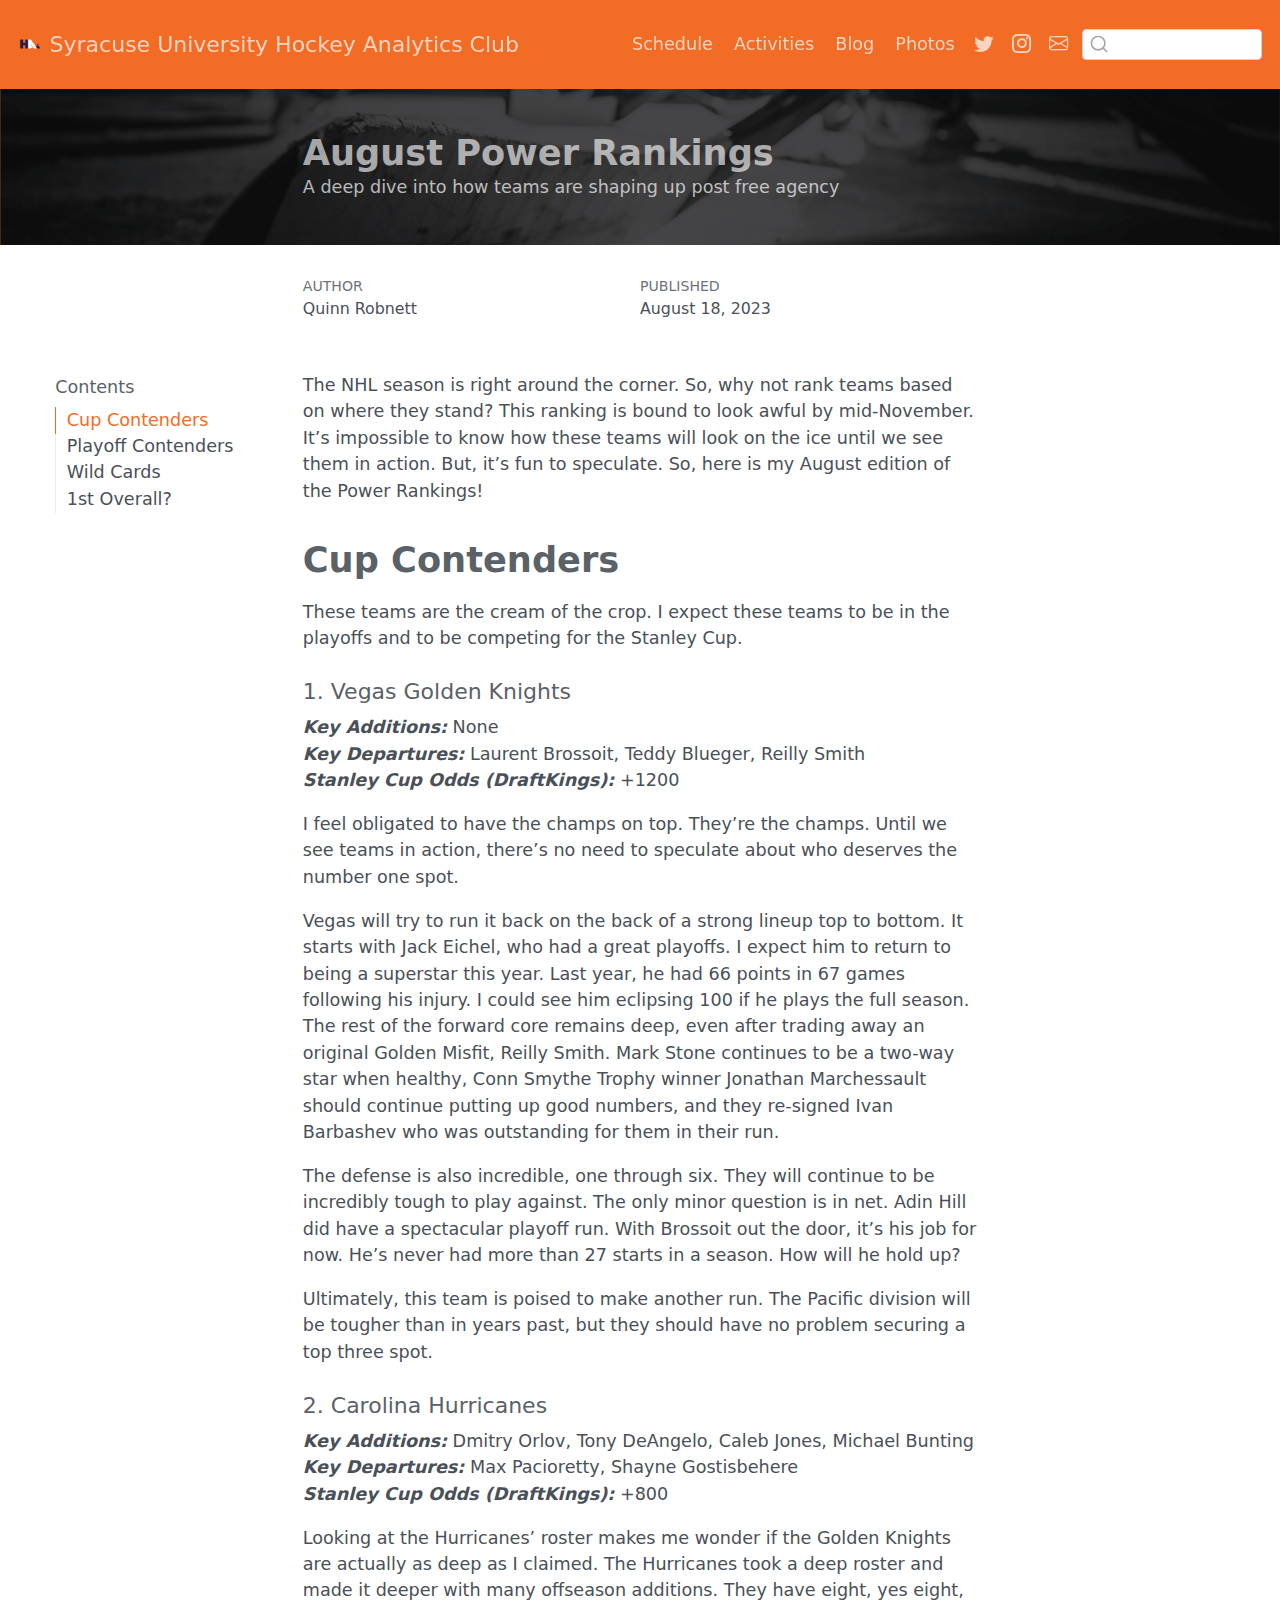
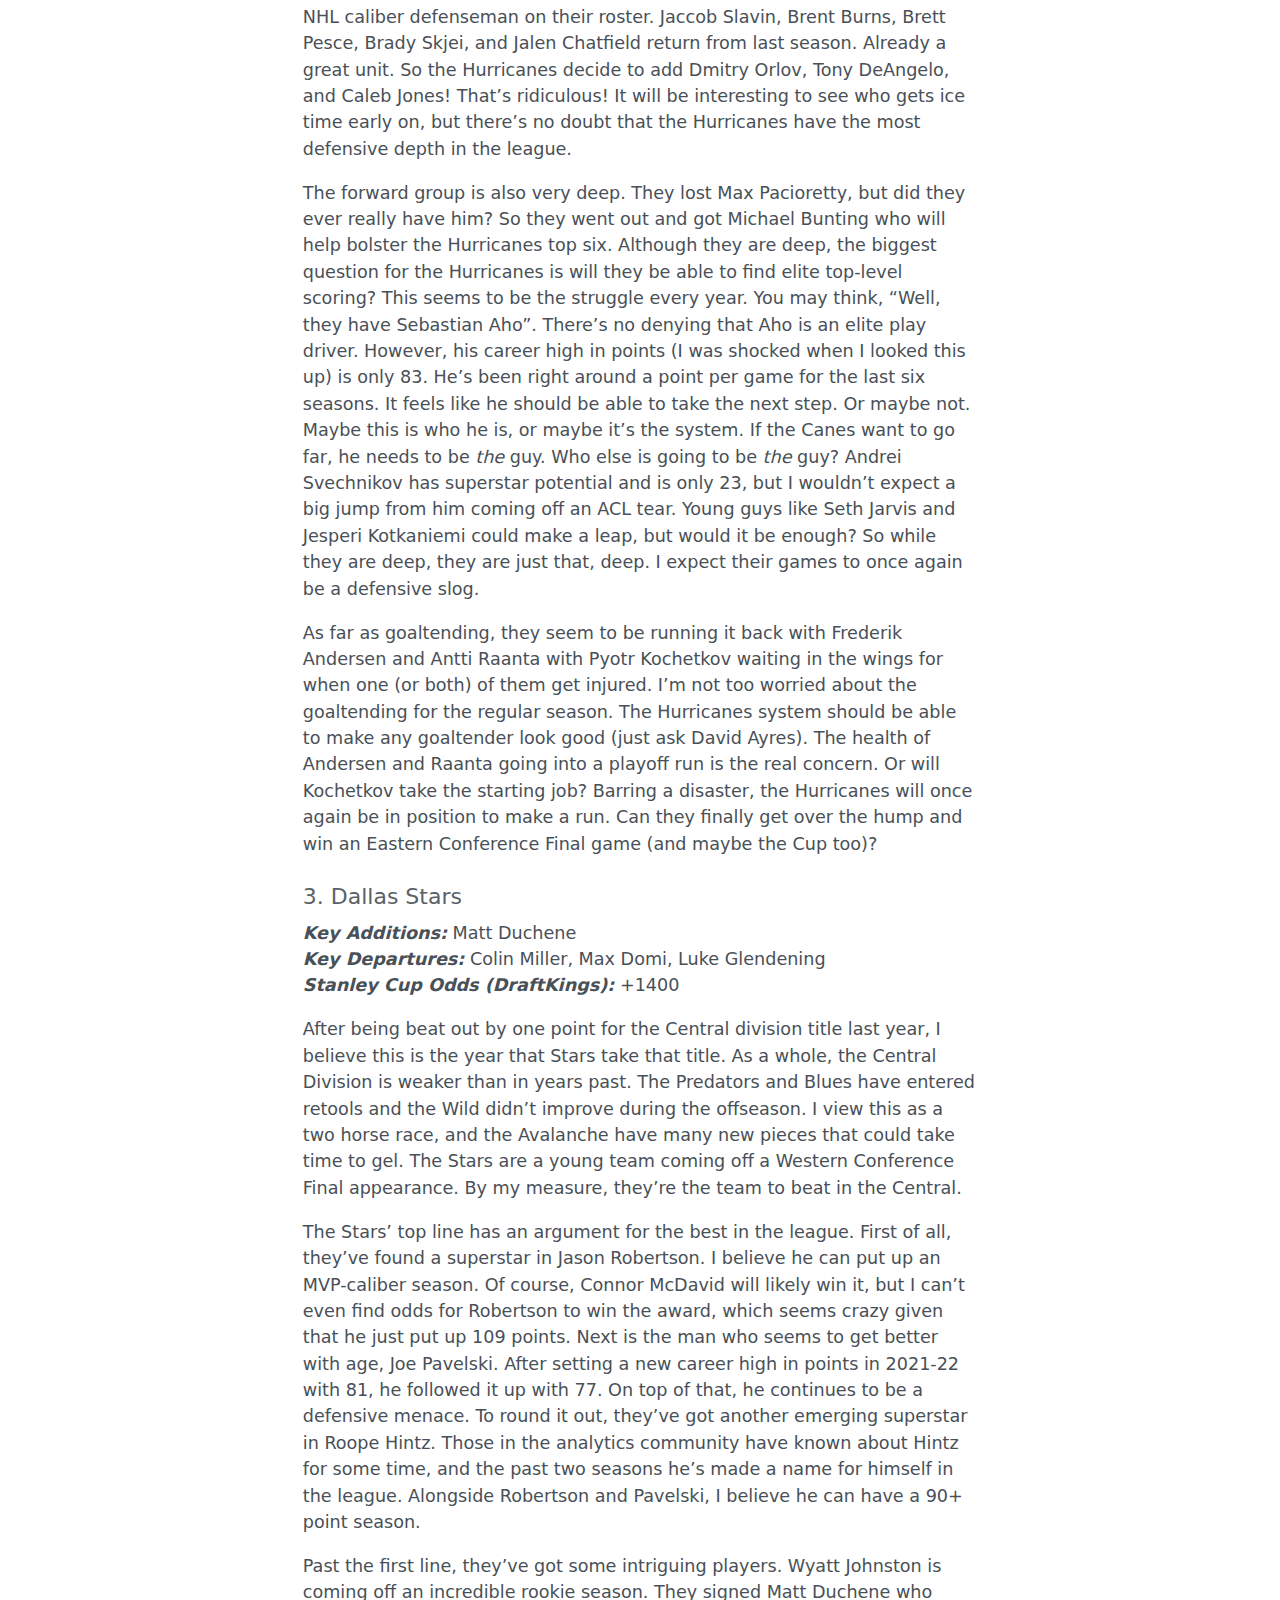
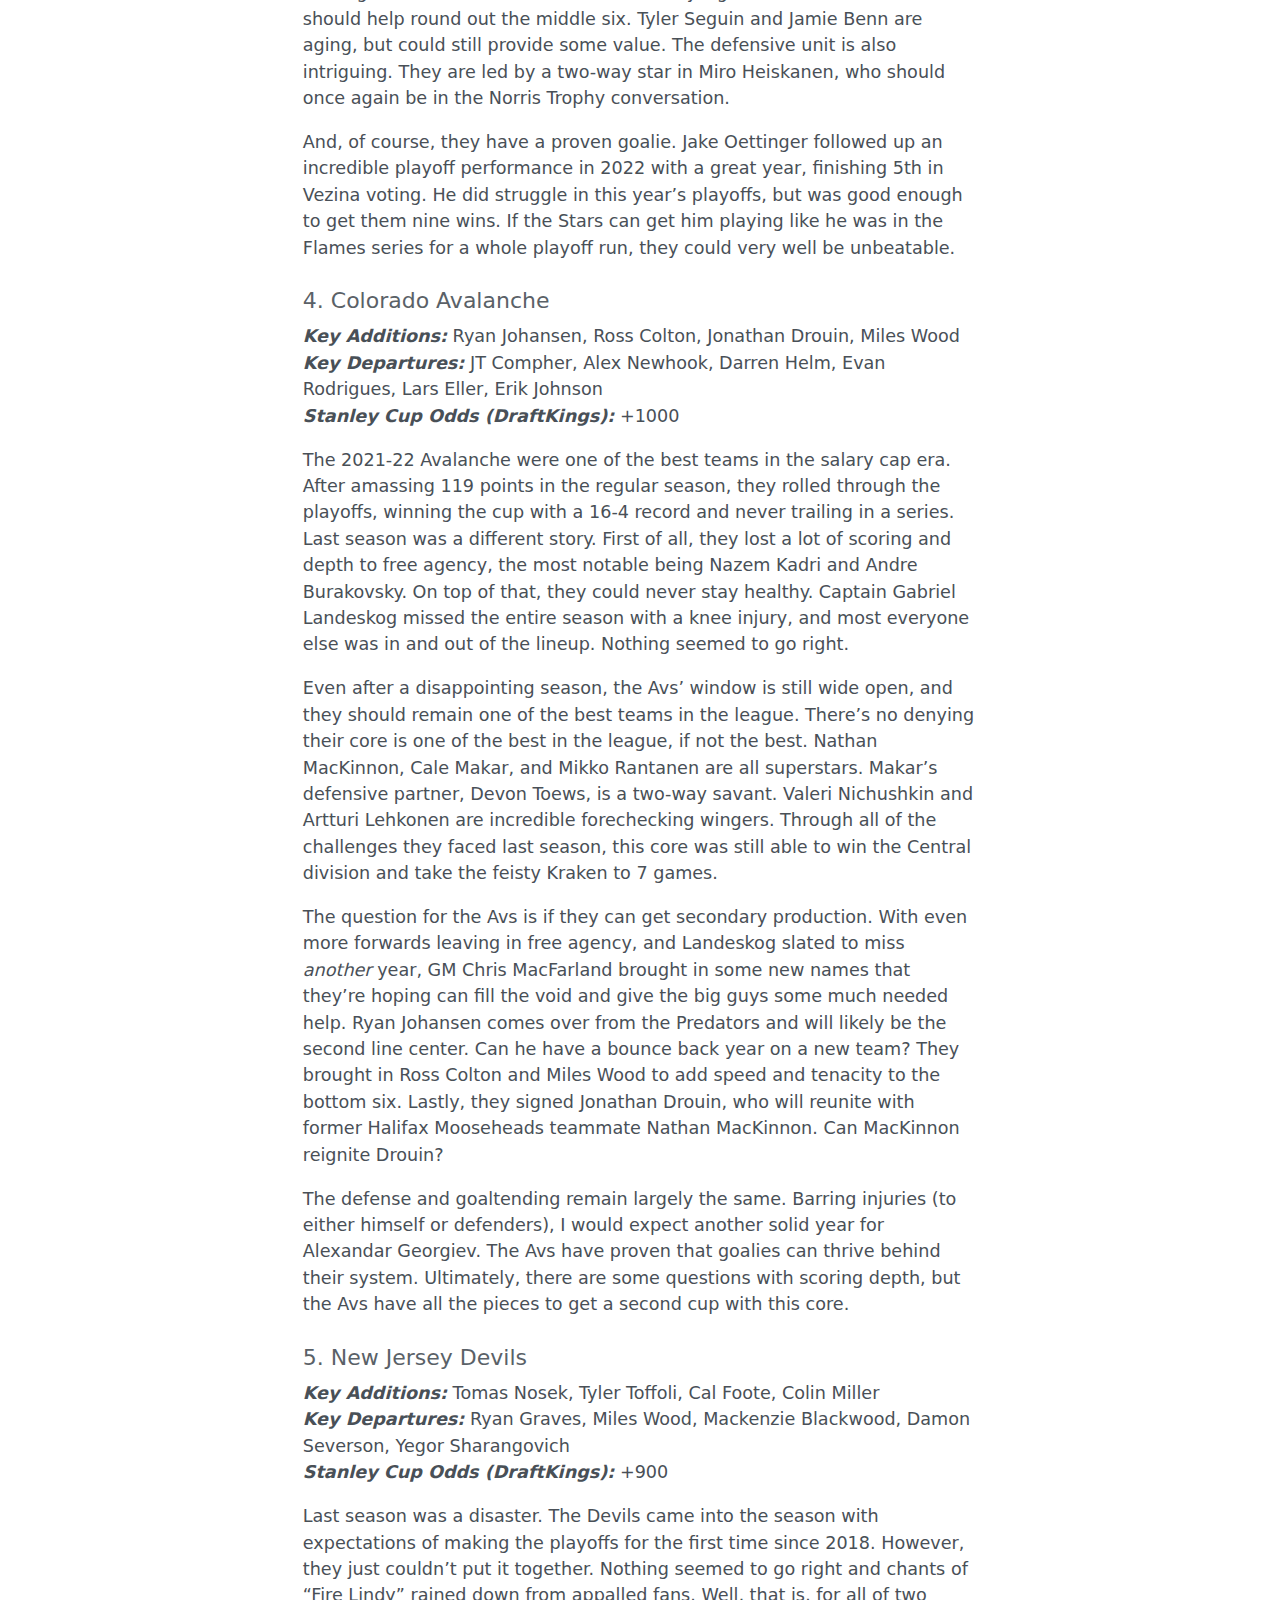
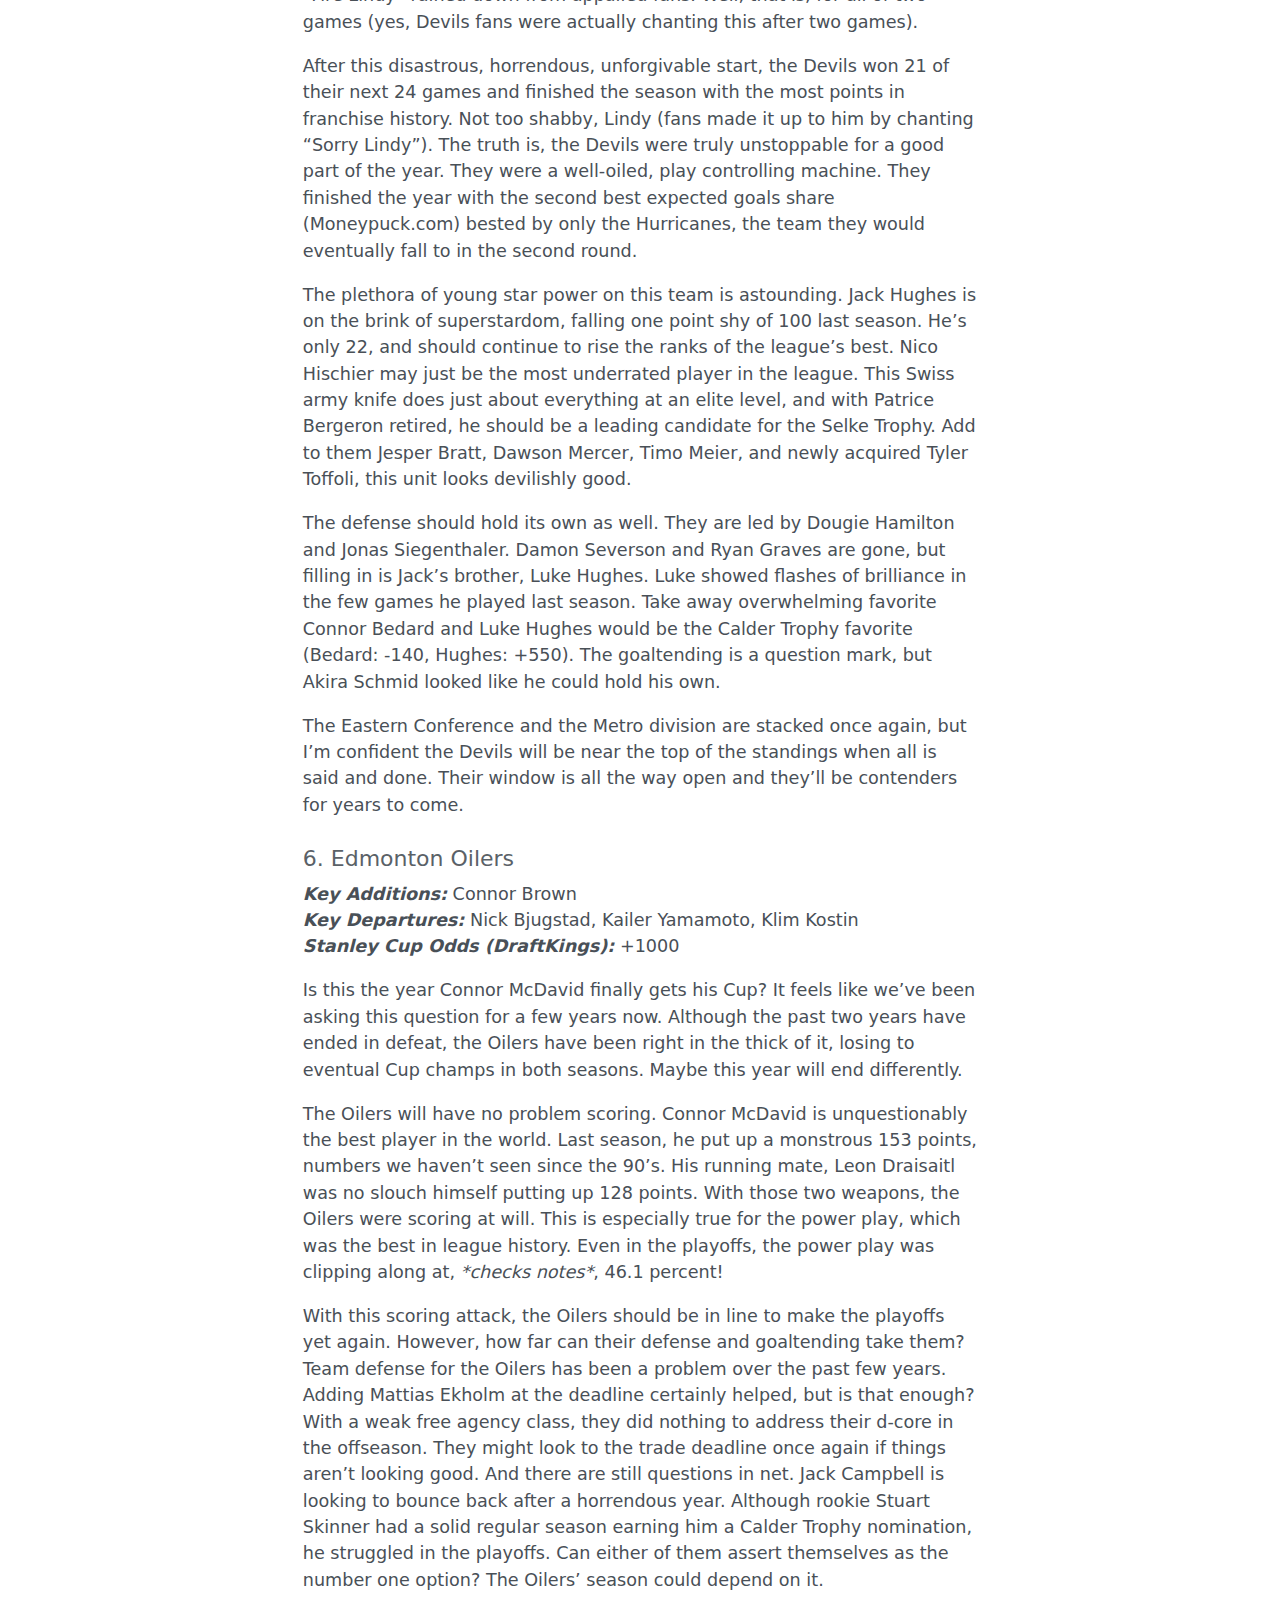
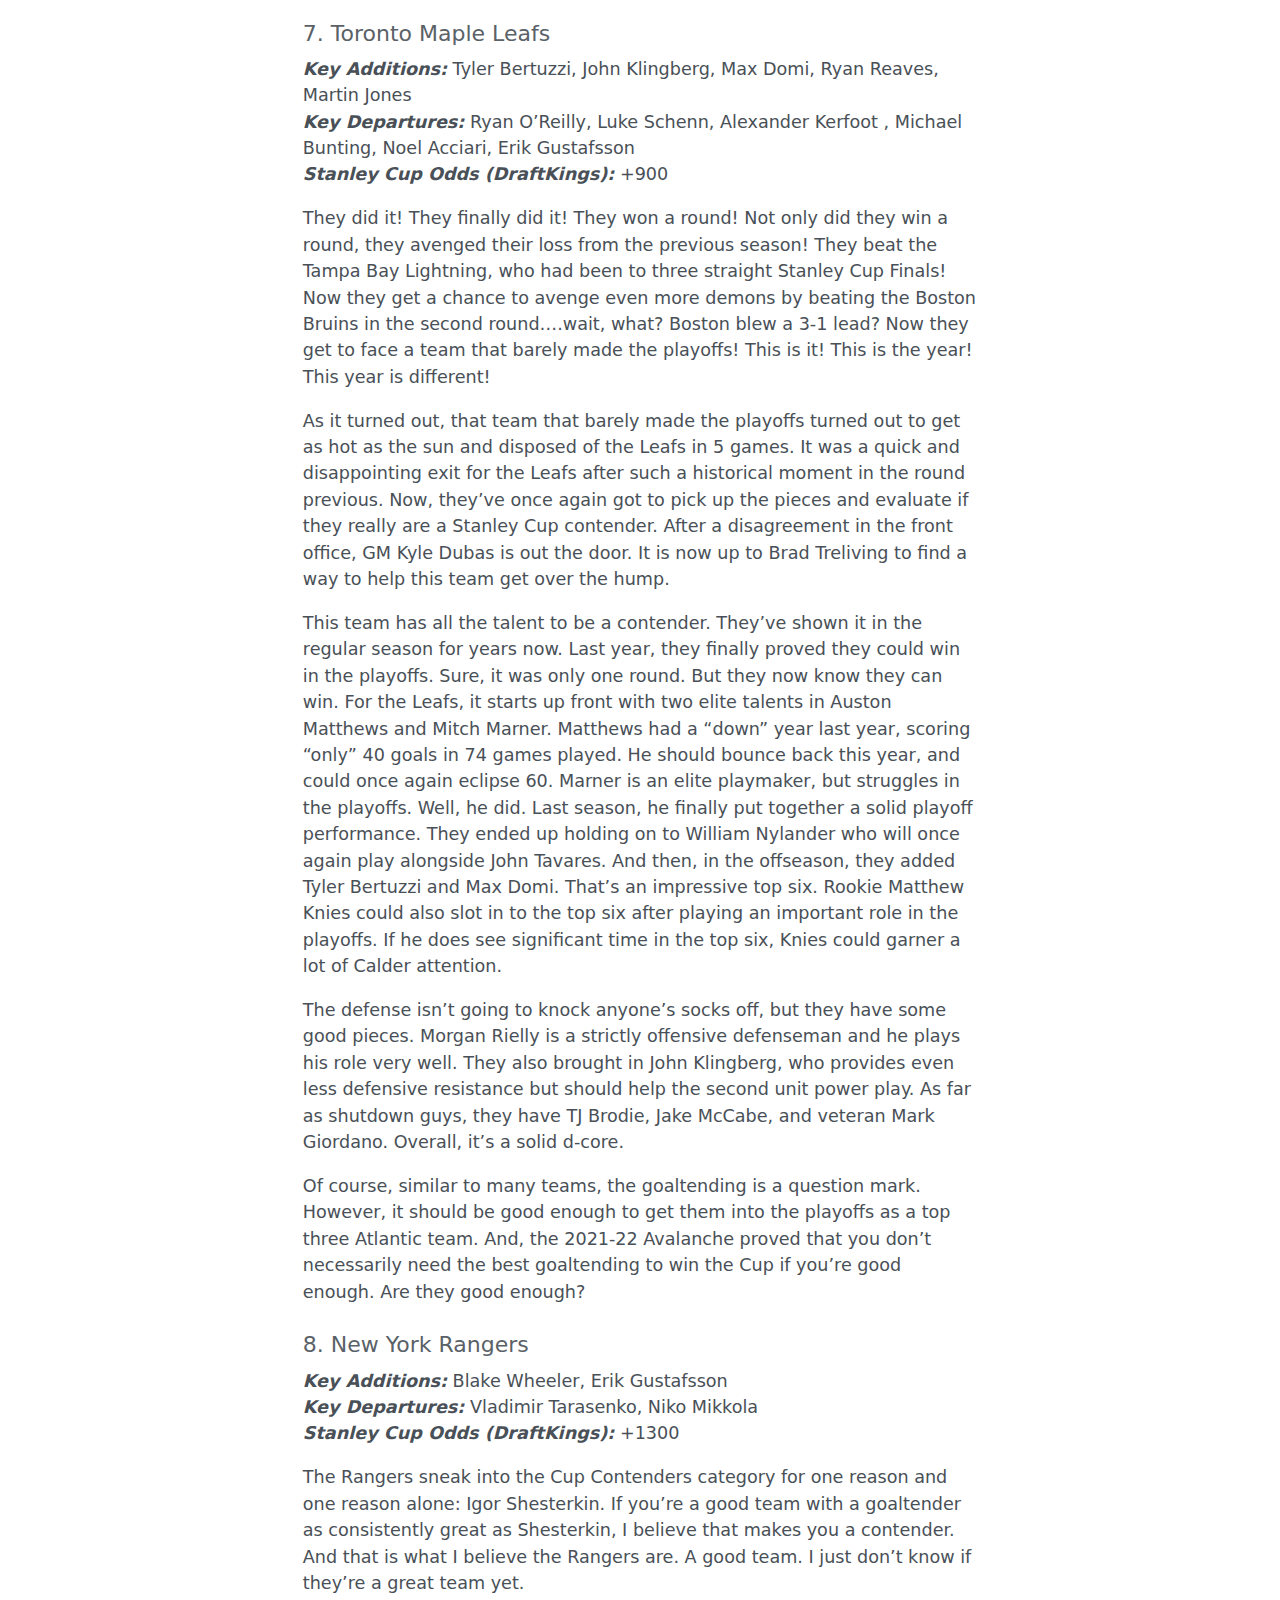
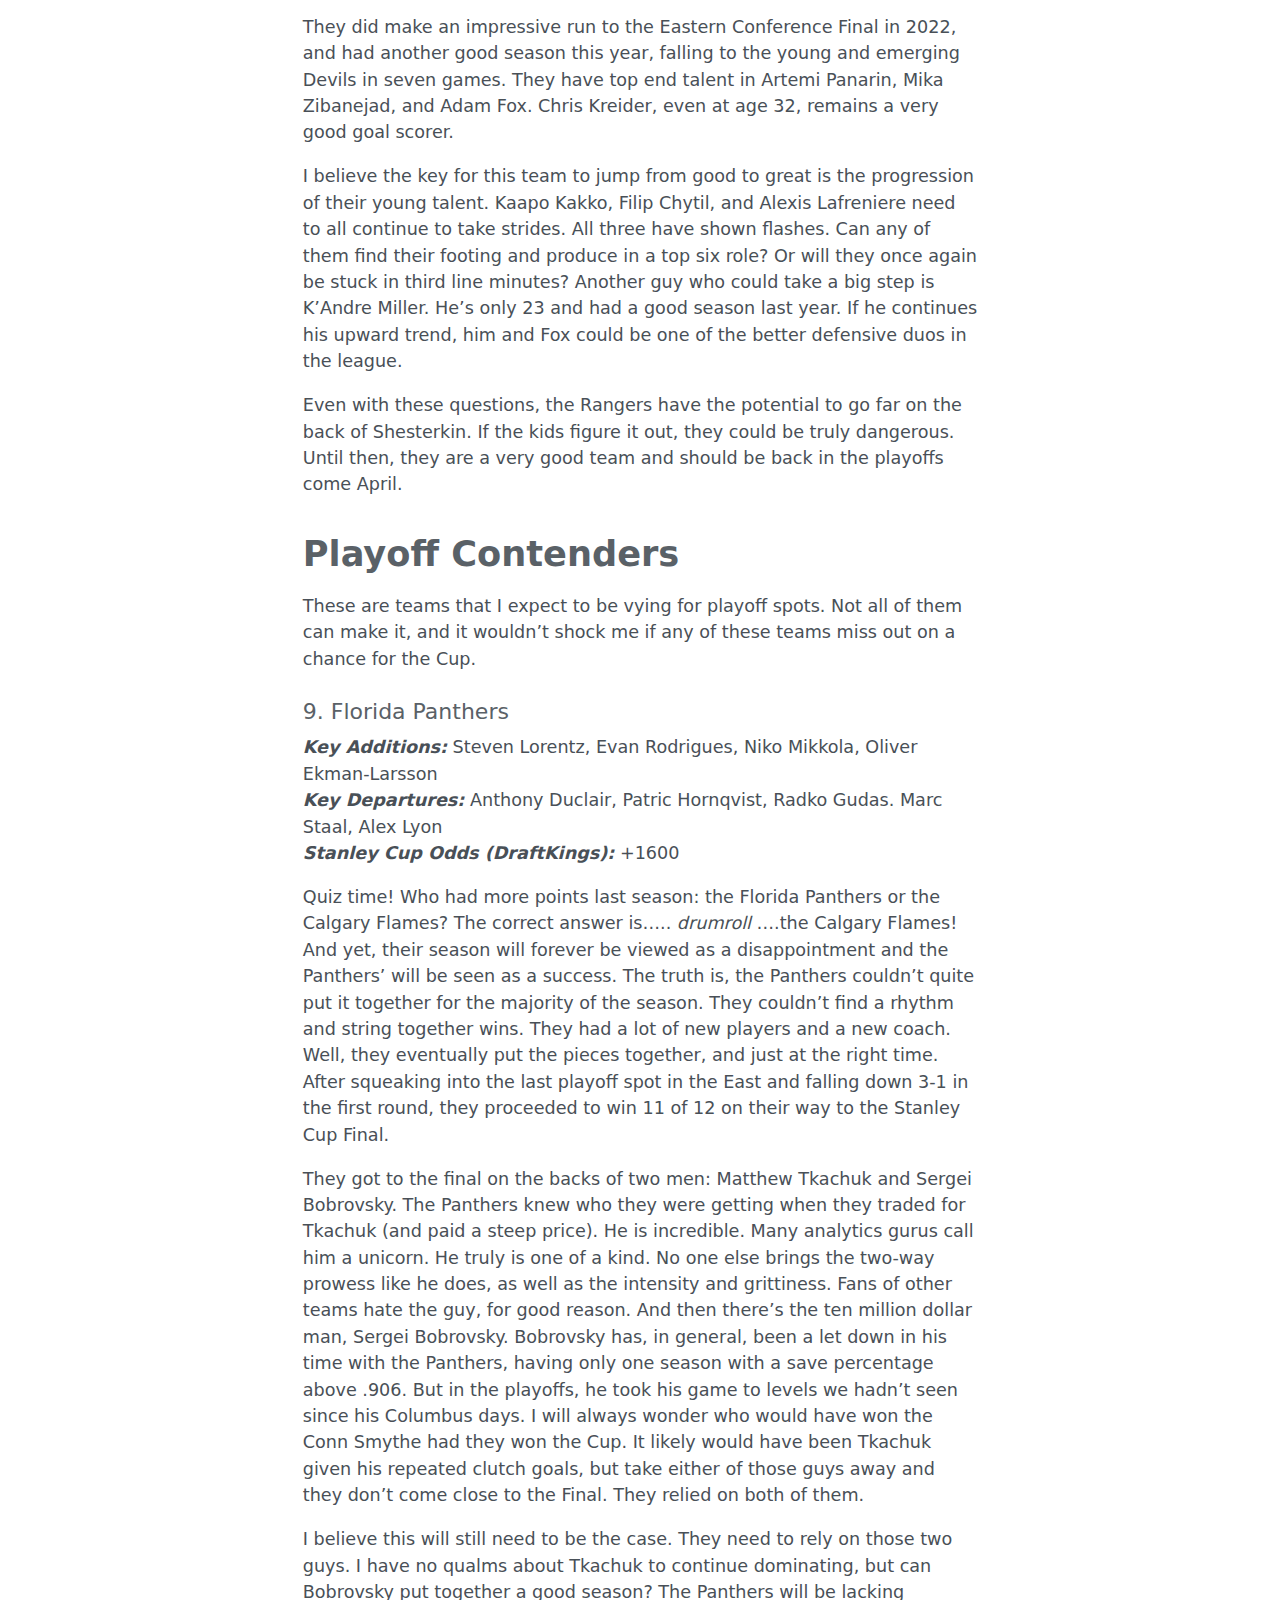
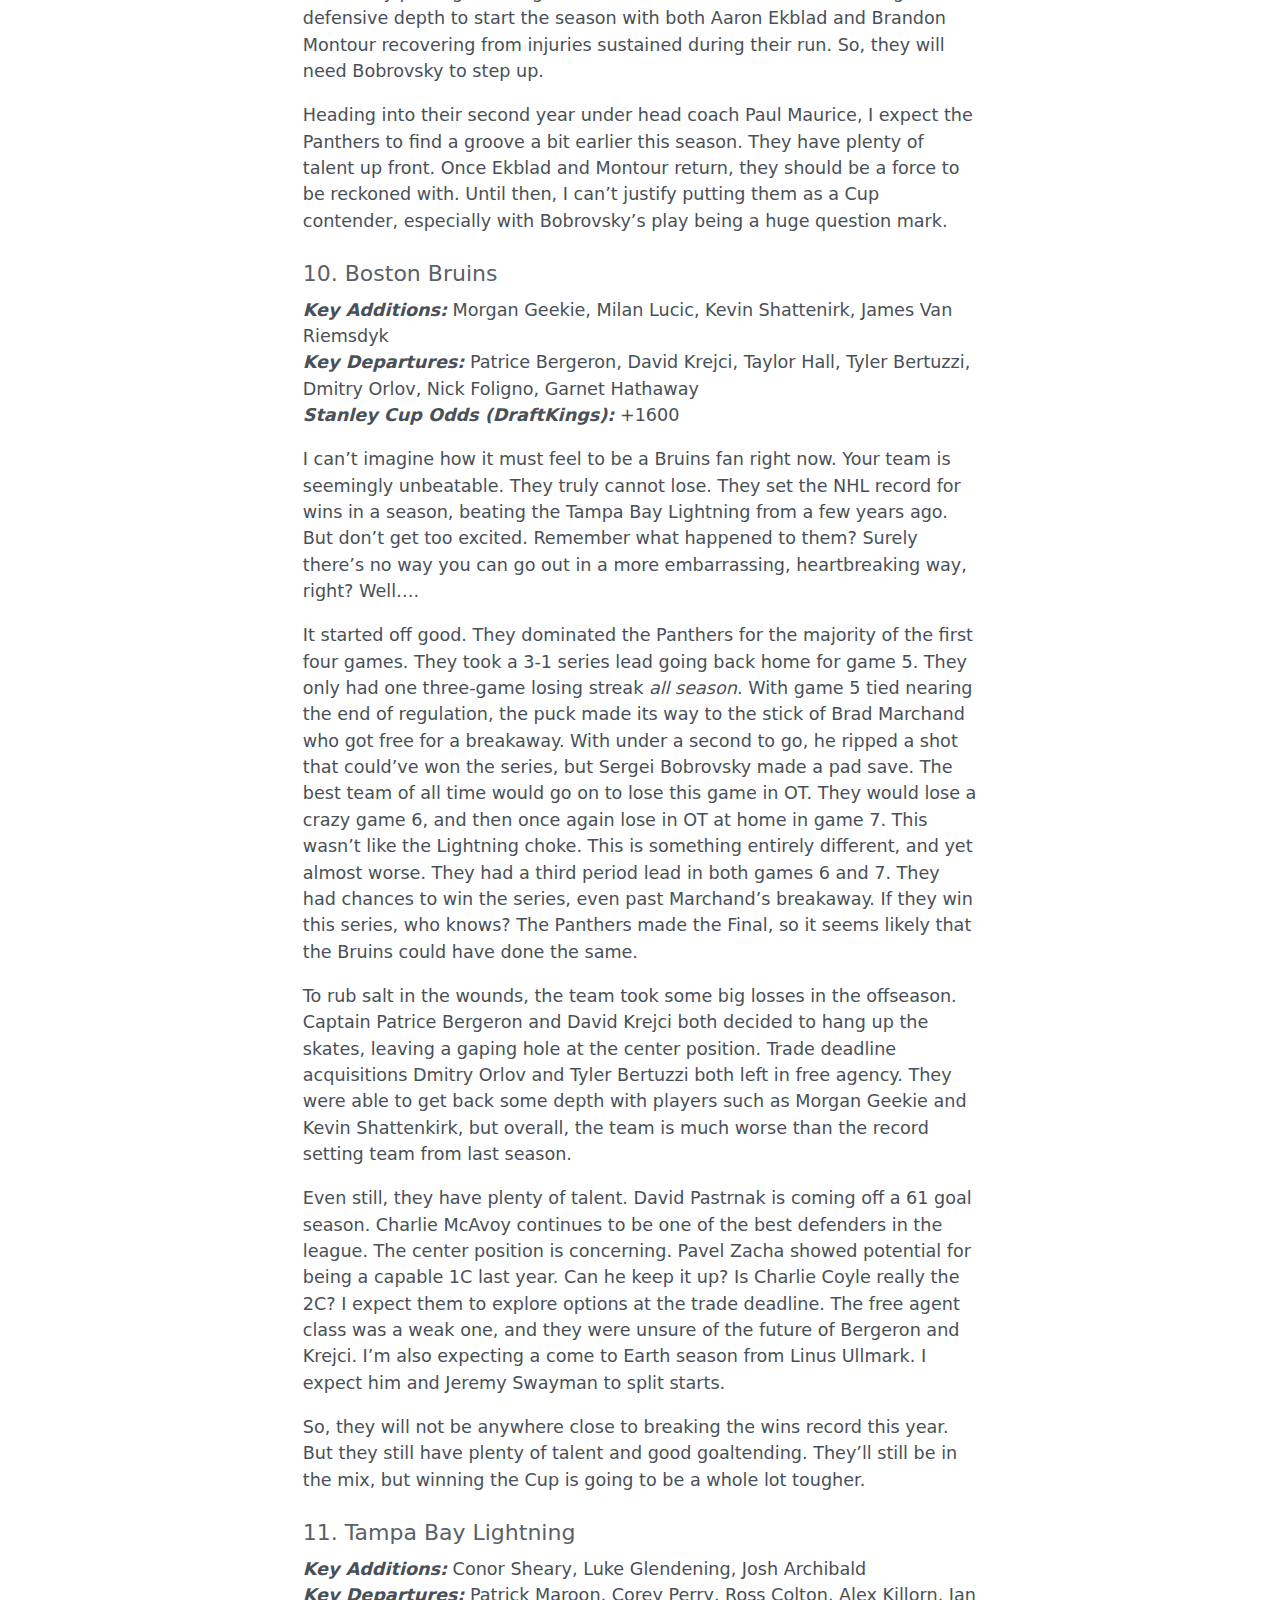
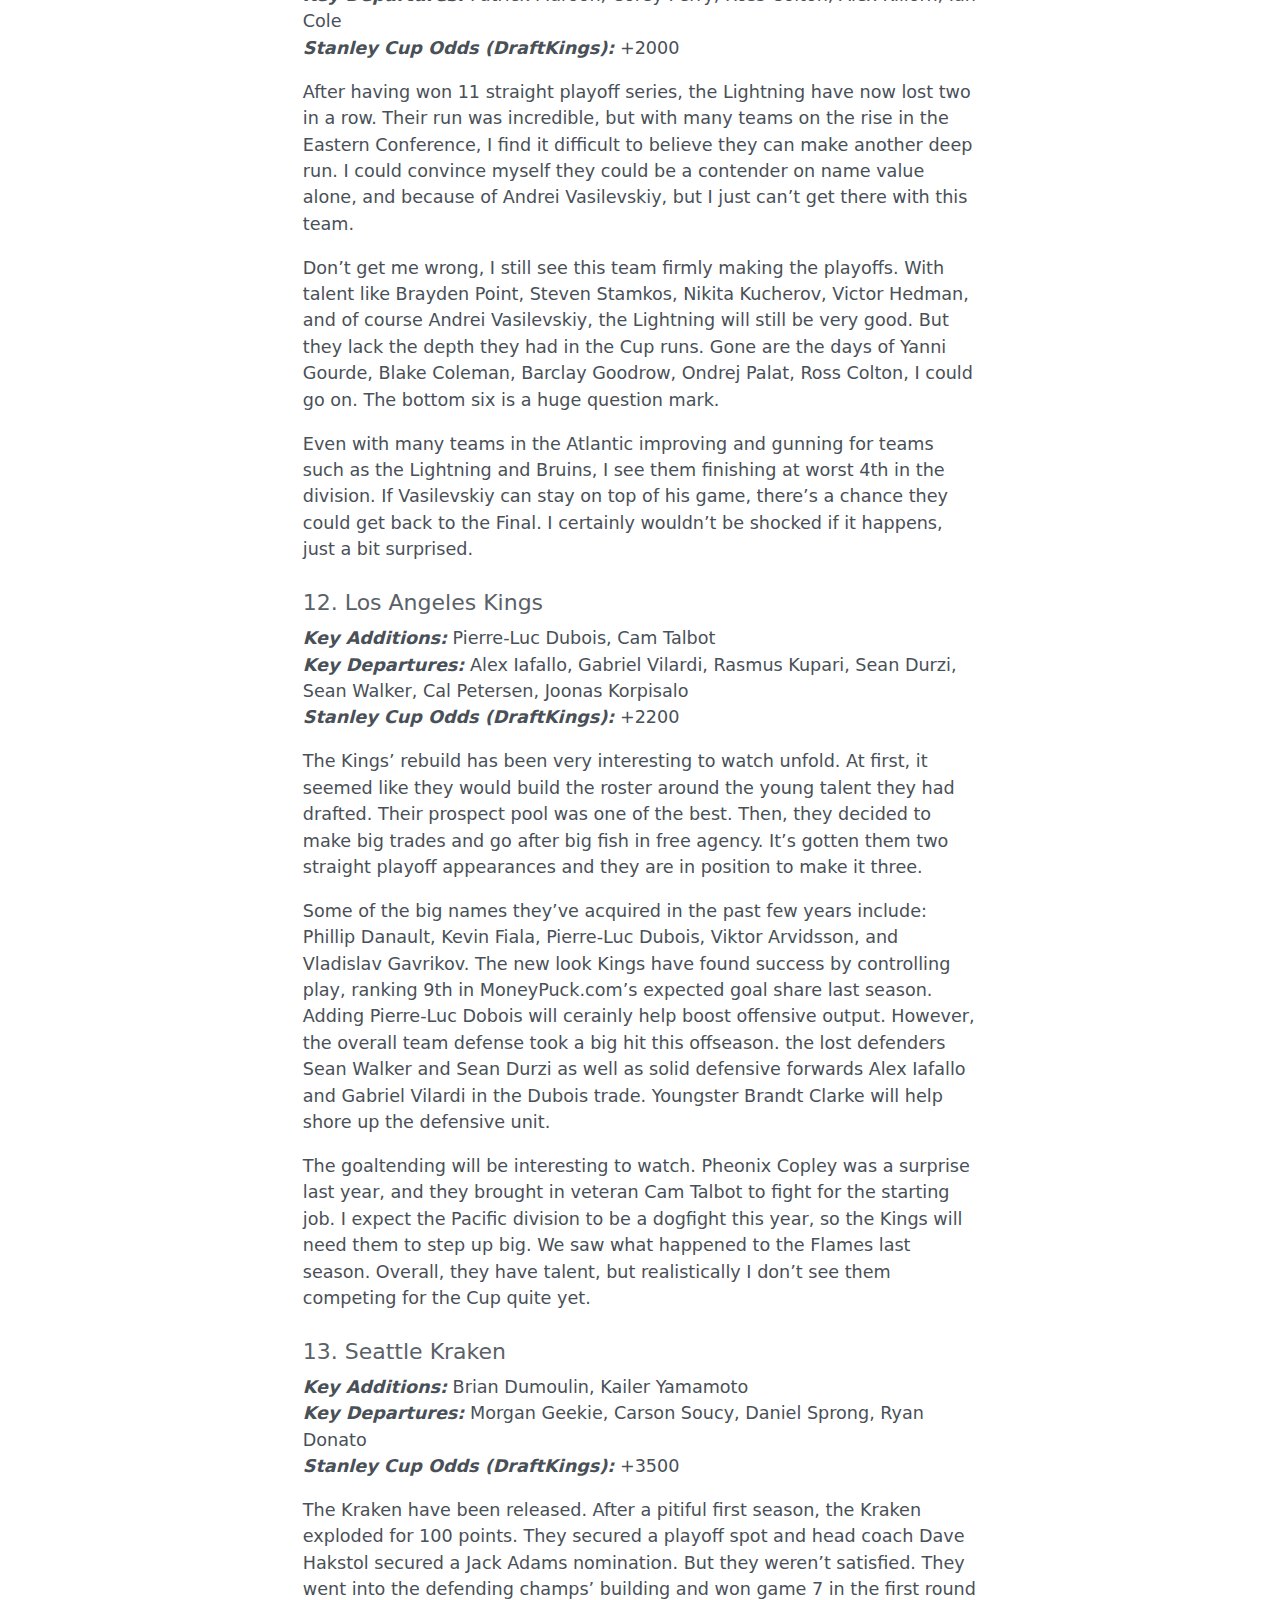
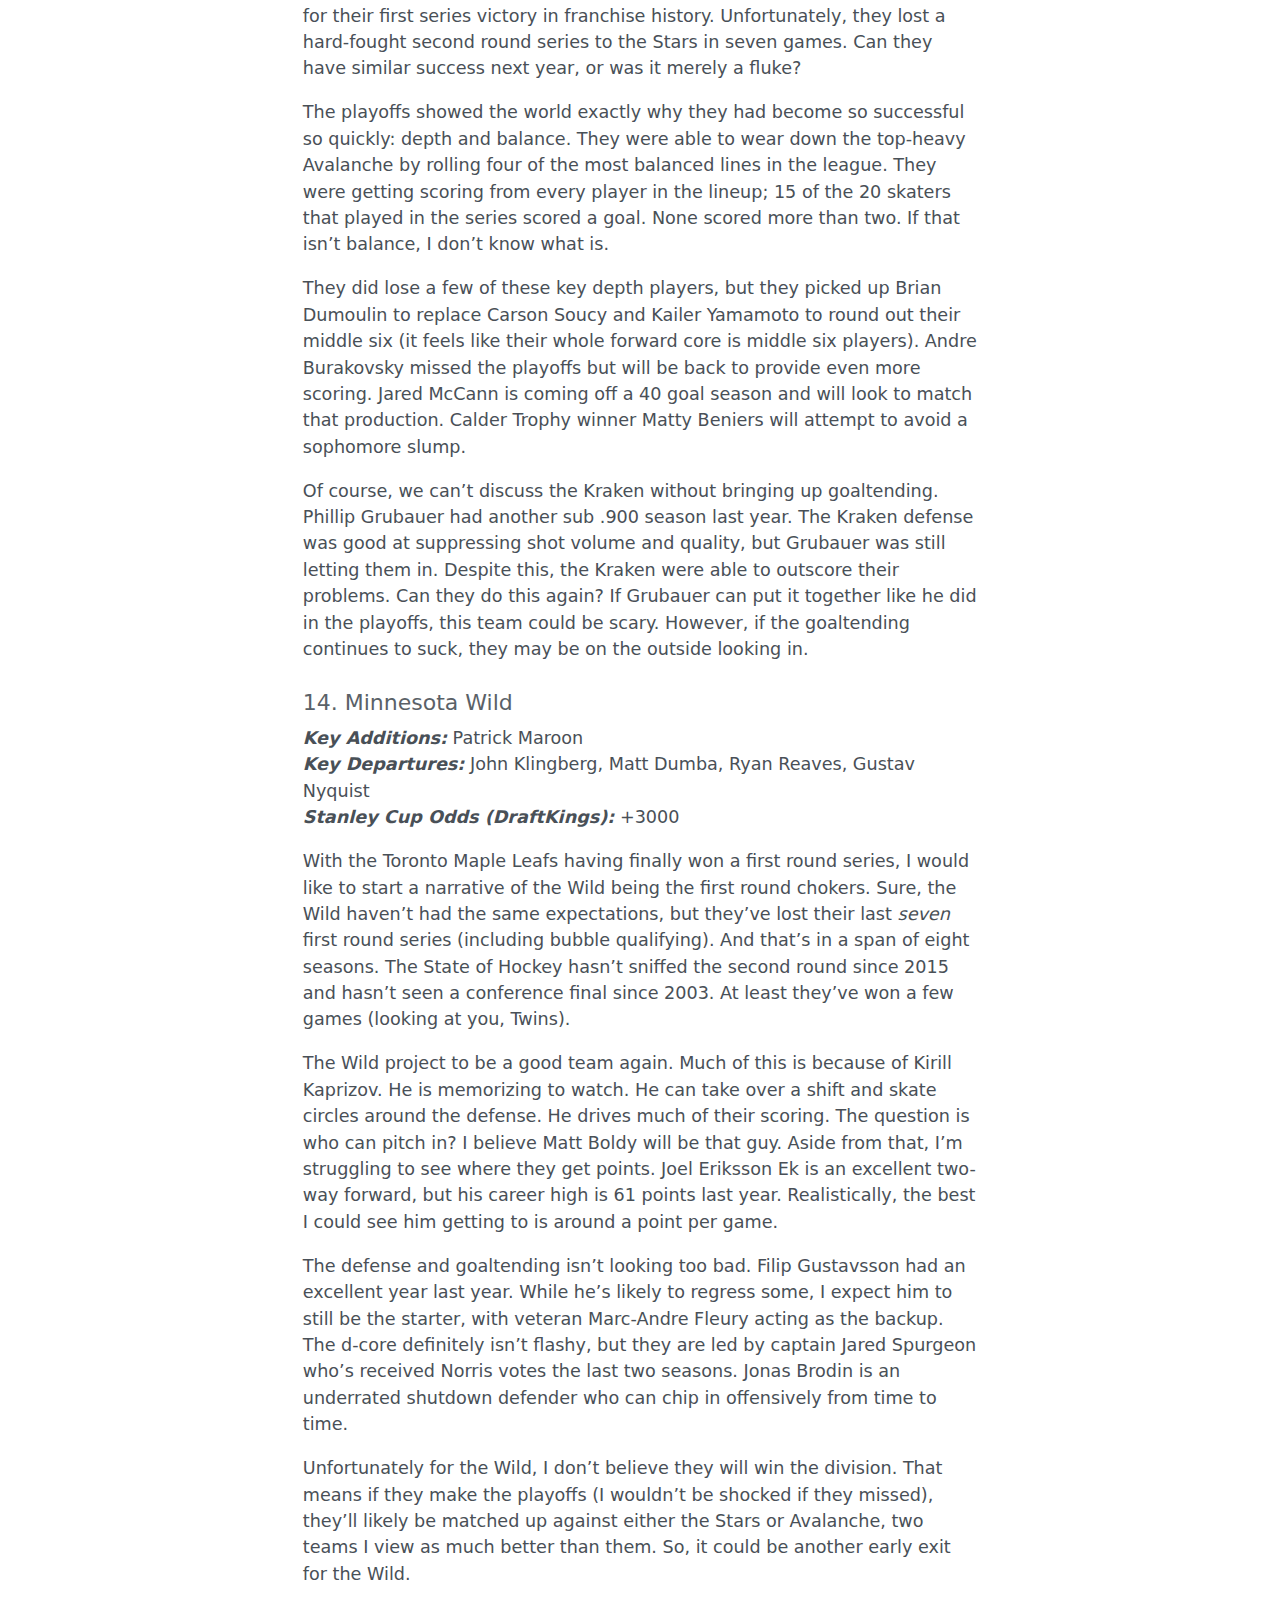
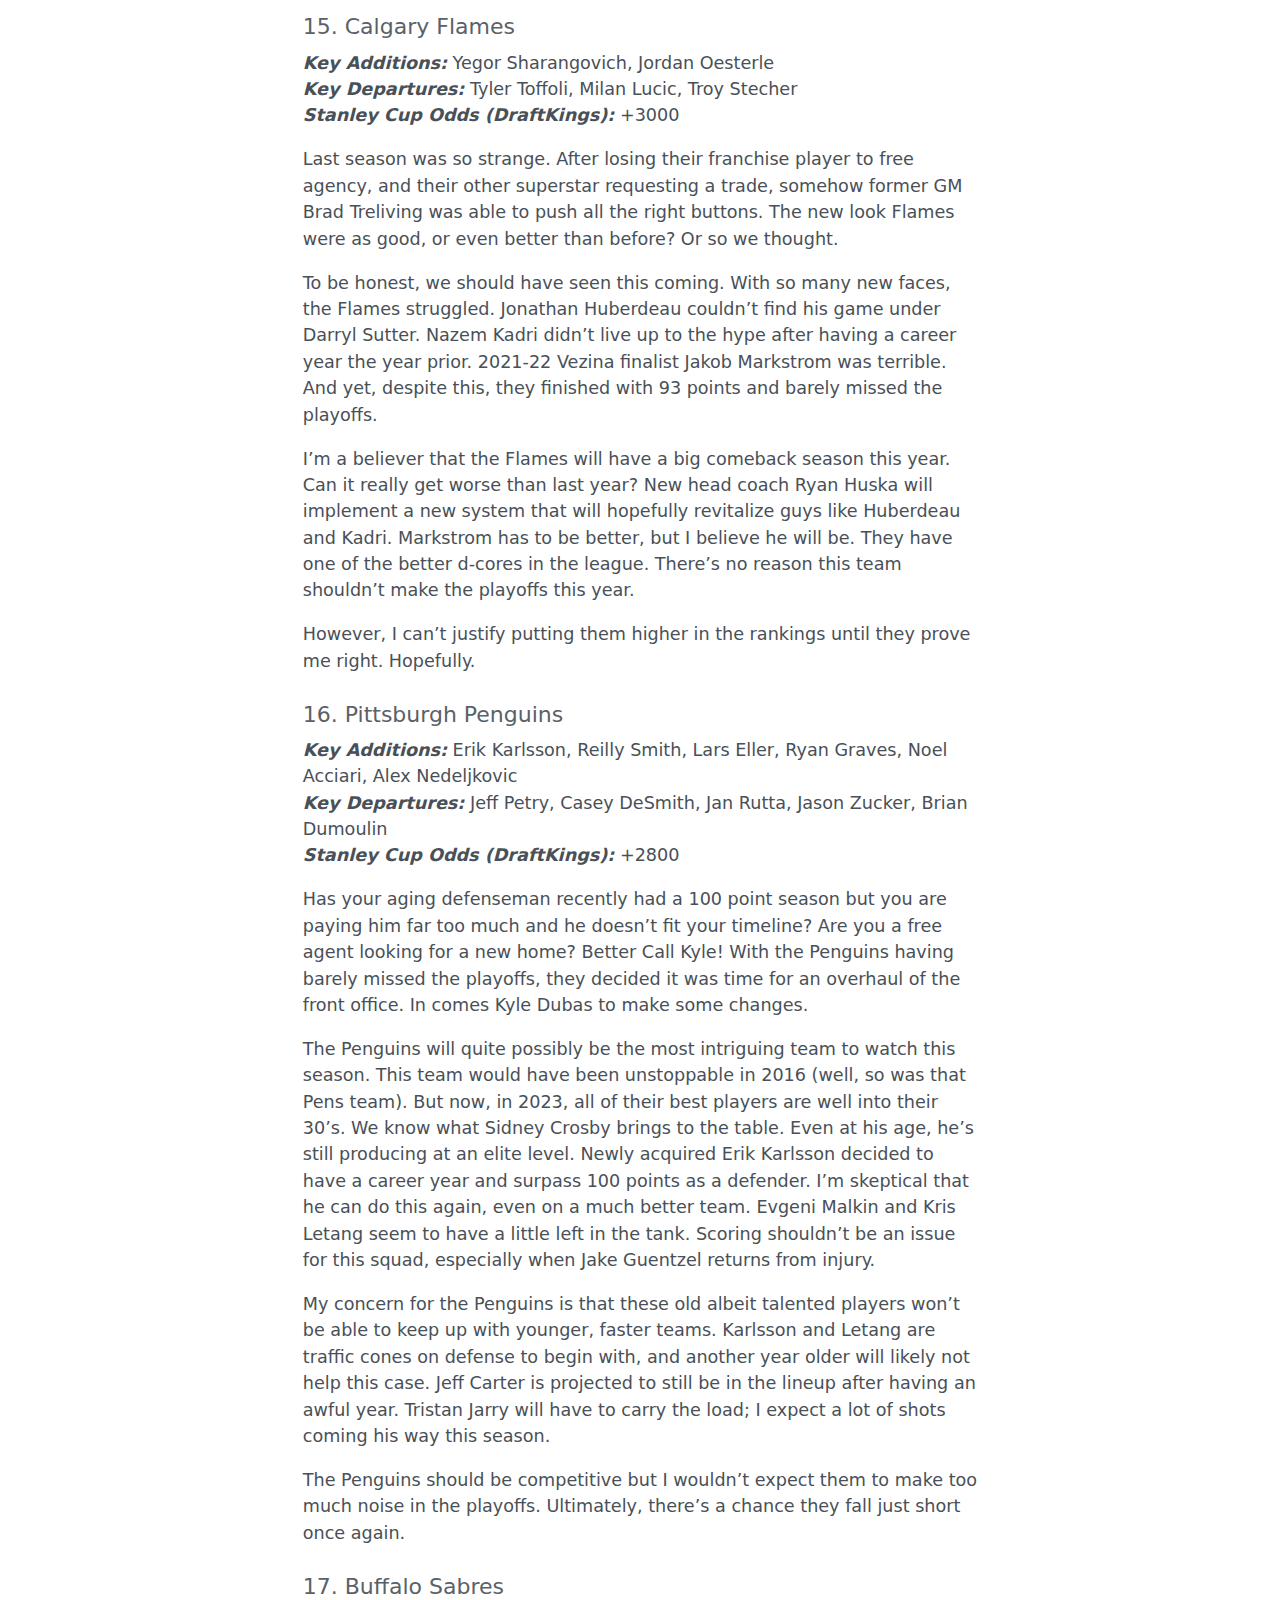
<file: docs/blog/aug_power_rankings/index.html>
<!DOCTYPE html>
<html xmlns="http://www.w3.org/1999/xhtml" lang="en" xml:lang="en"><head>

<meta charset="utf-8">
<meta name="generator" content="quarto-1.3.433">

<meta name="viewport" content="width=device-width, initial-scale=1.0, user-scalable=yes">

<meta name="author" content="Quinn Robnett">
<meta name="dcterms.date" content="2023-08-18">
<meta name="description" content="A deep dive into how teams are shaping up post free agency">

<title>Syracuse University Hockey Analytics Club - August Power Rankings</title>
<style>
code{white-space: pre-wrap;}
span.smallcaps{font-variant: small-caps;}
div.columns{display: flex; gap: min(4vw, 1.5em);}
div.column{flex: auto; overflow-x: auto;}
div.hanging-indent{margin-left: 1.5em; text-indent: -1.5em;}
ul.task-list{list-style: none;}
ul.task-list li input[type="checkbox"] {
  width: 0.8em;
  margin: 0 0.8em 0.2em -1em; /* quarto-specific, see https://github.com/quarto-dev/quarto-cli/issues/4556 */ 
  vertical-align: middle;
}
</style>


<script src="../../site_libs/quarto-nav/quarto-nav.js"></script>
<script src="../../site_libs/clipboard/clipboard.min.js"></script>
<script src="../../site_libs/quarto-search/autocomplete.umd.js"></script>
<script src="../../site_libs/quarto-search/fuse.min.js"></script>
<script src="../../site_libs/quarto-search/quarto-search.js"></script>
<meta name="quarto:offset" content="../../">
<link href="../../img/wordlogo_bluewhite.png" rel="icon" type="image/png">
<script src="../../site_libs/quarto-html/quarto.js"></script>
<script src="../../site_libs/quarto-html/popper.min.js"></script>
<script src="../../site_libs/quarto-html/tippy.umd.min.js"></script>
<script src="../../site_libs/quarto-html/anchor.min.js"></script>
<link href="../../site_libs/quarto-html/tippy.css" rel="stylesheet">
<link href="../../site_libs/quarto-html/quarto-syntax-highlighting.css" rel="stylesheet" id="quarto-text-highlighting-styles">
<script src="../../site_libs/bootstrap/bootstrap.min.js"></script>
<link href="../../site_libs/bootstrap/bootstrap-icons.css" rel="stylesheet">
<link href="../../site_libs/bootstrap/bootstrap.min.css" rel="stylesheet" id="quarto-bootstrap" data-mode="light">
<script id="quarto-search-options" type="application/json">{
  "location": "navbar",
  "copy-button": false,
  "collapse-after": 3,
  "panel-placement": "end",
  "type": "textbox",
  "limit": 20,
  "language": {
    "search-no-results-text": "No results",
    "search-matching-documents-text": "matching documents",
    "search-copy-link-title": "Copy link to search",
    "search-hide-matches-text": "Hide additional matches",
    "search-more-match-text": "more match in this document",
    "search-more-matches-text": "more matches in this document",
    "search-clear-button-title": "Clear",
    "search-detached-cancel-button-title": "Cancel",
    "search-submit-button-title": "Submit",
    "search-label": "Search"
  }
}</script>
<style>

      .quarto-title-block .quarto-title-banner {
        background-image: url(../../img/hockeybanner2.png);
background-size: cover;
      }
</style>


<meta name="twitter:title" content="Syracuse University Hockey Analytics Club - August Power Rankings">
<meta name="twitter:description" content="A deep dive into how teams are shaping up post free agency">
<meta name="twitter:image" content="https://suhockeyanalyticsclub.netlify.app/blog/aug_power_rankings/eichel.png">
<meta name="twitter:image-height" content="1346">
<meta name="twitter:image-width" content="1636">
<meta name="twitter:card" content="summary_large_image">
</head>

<body class="floating nav-fixed">

<div id="quarto-search-results"></div>
  <header id="quarto-header" class="headroom fixed-top">
    <nav class="navbar navbar-expand-lg navbar-dark ">
      <div class="navbar-container container-fluid">
      <div class="navbar-brand-container">
    <a href="../../index.html" class="navbar-brand navbar-brand-logo">
    <img src="../../img/wordlogo_bluewhite.png" alt="" class="navbar-logo">
    </a>
    <a class="navbar-brand" href="../../index.html">
    <span class="navbar-title">Syracuse University Hockey Analytics Club</span>
    </a>
  </div>
            <div id="quarto-search" class="" title="Search"></div>
          <button class="navbar-toggler" type="button" data-bs-toggle="collapse" data-bs-target="#navbarCollapse" aria-controls="navbarCollapse" aria-expanded="false" aria-label="Toggle navigation" onclick="if (window.quartoToggleHeadroom) { window.quartoToggleHeadroom(); }">
  <span class="navbar-toggler-icon"></span>
</button>
          <div class="collapse navbar-collapse" id="navbarCollapse">
            <ul class="navbar-nav navbar-nav-scroll ms-auto">
  <li class="nav-item">
    <a class="nav-link" href="../../schedule/index.html" rel="" target="">
 <span class="menu-text">Schedule</span></a>
  </li>  
  <li class="nav-item">
    <a class="nav-link" href="../../activities/index.html" rel="" target="">
 <span class="menu-text">Activities</span></a>
  </li>  
  <li class="nav-item">
    <a class="nav-link" href="../../blog/index.html" rel="" target="">
 <span class="menu-text">Blog</span></a>
  </li>  
  <li class="nav-item">
    <a class="nav-link" href="../../photography/index.html" rel="" target="">
 <span class="menu-text">Photos</span></a>
  </li>  
  <li class="nav-item compact">
    <a class="nav-link" href="https://twitter.com/su_hockeyclub" rel="" target=""><i class="bi bi-twitter" role="img">
</i> 
 <span class="menu-text"></span></a>
  </li>  
  <li class="nav-item compact">
    <a class="nav-link" href="https://www.instagram.com/su_hockeyclub/" rel="" target=""><i class="bi bi-instagram" role="img">
</i> 
 <span class="menu-text"></span></a>
  </li>  
  <li class="nav-item compact">
    <a class="nav-link" href="mailto:dbgold@syr.edu" rel="" target=""><i class="bi bi-envelope" role="img" aria-label="email">
</i> 
 <span class="menu-text"></span></a>
  </li>  
</ul>
            <div class="quarto-navbar-tools">
</div>
          </div> <!-- /navcollapse -->
      </div> <!-- /container-fluid -->
    </nav>
</header>
<!-- content -->
<header id="title-block-header" class="quarto-title-block default blog-post page-columns page-full">
  <div class="quarto-title-banner page-columns page-full">
    <div class="quarto-title column-body">
      <h1 class="title">August Power Rankings</h1>
                  <div>
        <div class="description">
          A deep dive into how teams are shaping up post free agency
        </div>
      </div>
                </div>
  </div>
    
  
  <div class="quarto-title-meta">

      <div>
      <div class="quarto-title-meta-heading">Author</div>
      <div class="quarto-title-meta-contents">
               <p>Quinn Robnett </p>
            </div>
    </div>
      
      <div>
      <div class="quarto-title-meta-heading">Published</div>
      <div class="quarto-title-meta-contents">
        <p class="date">August 18, 2023</p>
      </div>
    </div>
    
      
    </div>
    
  
  </header><div id="quarto-content" class="quarto-container page-columns page-rows-contents page-layout-article page-navbar">
<!-- sidebar -->
  <nav id="quarto-sidebar" class="sidebar collapse collapse-horizontal sidebar-navigation floating overflow-auto">
    <nav id="TOC" role="doc-toc" class="toc-active">
    <h2 id="toc-title">Contents</h2>
   
  <ul>
  <li><a href="#cup-contenders" id="toc-cup-contenders" class="nav-link active" data-scroll-target="#cup-contenders">Cup Contenders</a></li>
  <li><a href="#playoff-contenders" id="toc-playoff-contenders" class="nav-link" data-scroll-target="#playoff-contenders">Playoff Contenders</a></li>
  <li><a href="#wild-cards" id="toc-wild-cards" class="nav-link" data-scroll-target="#wild-cards">Wild Cards</a></li>
  <li><a href="#st-overall" id="toc-st-overall" class="nav-link" data-scroll-target="#st-overall">1st Overall?</a></li>
  </ul>
</nav>
</nav>
<div id="quarto-sidebar-glass" data-bs-toggle="collapse" data-bs-target="#quarto-sidebar,#quarto-sidebar-glass"></div>
<!-- margin-sidebar -->
    <div id="quarto-margin-sidebar" class="sidebar margin-sidebar">
    </div>
<!-- main -->
<main class="content quarto-banner-title-block" id="quarto-document-content">




<p>The NHL season is right around the corner. So, why not rank teams based on where they stand? This ranking is bound to look awful by mid-November. It’s impossible to know how these teams will look on the ice until we see them in action. But, it’s fun to speculate. So, here is my August edition of the Power Rankings!</p>
<section id="cup-contenders" class="level1">
<h1>Cup Contenders</h1>
<p>These teams are the cream of the crop. I expect these teams to be in the playoffs and to be competing for the Stanley Cup.</p>
<section id="vegas-golden-knights" class="level4">
<h4 class="anchored" data-anchor-id="vegas-golden-knights">1. Vegas Golden Knights</h4>
<p><strong><em>Key Additions:</em></strong> None<br>
<strong><em>Key Departures:</em></strong> Laurent Brossoit, Teddy Blueger, Reilly Smith<br>
<strong><em>Stanley Cup Odds (DraftKings):</em></strong> +1200</p>
<p>I feel obligated to have the champs on top. They’re the champs. Until we see teams in action, there’s no need to speculate about who deserves the number one spot.</p>
<p>Vegas will try to run it back on the back of a strong lineup top to bottom. It starts with Jack Eichel, who had a great playoffs. I expect him to return to being a superstar this year. Last year, he had 66 points in 67 games following his injury. I could see him eclipsing 100 if he plays the full season. The rest of the forward core remains deep, even after trading away an original Golden Misfit, Reilly Smith. Mark Stone continues to be a two-way star when healthy, Conn Smythe Trophy winner Jonathan Marchessault should continue putting up good numbers, and they re-signed Ivan Barbashev who was outstanding for them in their run.</p>
<p>The defense is also incredible, one through six. They will continue to be incredibly tough to play against. The only minor question is in net. Adin Hill did have a spectacular playoff run. With Brossoit out the door, it’s his job for now. He’s never had more than 27 starts in a season. How will he hold up?</p>
<p>Ultimately, this team is poised to make another run. The Pacific division will be tougher than in years past, but they should have no problem securing a top three spot.</p>
</section>
<section id="carolina-hurricanes" class="level4">
<h4 class="anchored" data-anchor-id="carolina-hurricanes">2. Carolina Hurricanes</h4>
<p><strong><em>Key Additions:</em></strong> Dmitry Orlov, Tony DeAngelo, Caleb Jones, Michael Bunting<br>
<strong><em>Key Departures:</em></strong> Max Pacioretty, Shayne Gostisbehere<br>
<strong><em>Stanley Cup Odds (DraftKings):</em></strong> +800</p>
<p>Looking at the Hurricanes’ roster makes me wonder if the Golden Knights are actually as deep as I claimed. The Hurricanes took a deep roster and made it deeper with many offseason additions. They have eight, yes eight, NHL caliber defenseman on their roster. Jaccob Slavin, Brent Burns, Brett Pesce, Brady Skjei, and Jalen Chatfield return from last season. Already a great unit. So the Hurricanes decide to add Dmitry Orlov, Tony DeAngelo, and Caleb Jones! That’s ridiculous! It will be interesting to see who gets ice time early on, but there’s no doubt that the Hurricanes have the most defensive depth in the league.</p>
<p>The forward group is also very deep. They lost Max Pacioretty, but did they ever really have him? So they went out and got Michael Bunting who will help bolster the Hurricanes top six. Although they are deep, the biggest question for the Hurricanes is will they be able to find elite top-level scoring? This seems to be the struggle every year. You may think, “Well, they have Sebastian Aho”. There’s no denying that Aho is an elite play driver. However, his career high in points (I was shocked when I looked this up) is only 83. He’s been right around a point per game for the last six seasons. It feels like he should be able to take the next step. Or maybe not. Maybe this is who he is, or maybe it’s the system. If the Canes want to go far, he needs to be <em>the</em> guy. Who else is going to be <em>the</em> guy? Andrei Svechnikov has superstar potential and is only 23, but I wouldn’t expect a big jump from him coming off an ACL tear. Young guys like Seth Jarvis and Jesperi Kotkaniemi could make a leap, but would it be enough? So while they are deep, they are just that, deep. I expect their games to once again be a defensive slog.</p>
<p>As far as goaltending, they seem to be running it back with Frederik Andersen and Antti Raanta with Pyotr Kochetkov waiting in the wings for when one (or both) of them get injured. I’m not too worried about the goaltending for the regular season. The Hurricanes system should be able to make any goaltender look good (just ask David Ayres). The health of Andersen and Raanta going into a playoff run is the real concern. Or will Kochetkov take the starting job? Barring a disaster, the Hurricanes will once again be in position to make a run. Can they finally get over the hump and win an Eastern Conference Final game (and maybe the Cup too)?</p>
</section>
<section id="dallas-stars" class="level4">
<h4 class="anchored" data-anchor-id="dallas-stars">3. Dallas Stars</h4>
<p><strong><em>Key Additions:</em></strong> Matt Duchene<br>
<strong><em>Key Departures:</em></strong> Colin Miller, Max Domi, Luke Glendening<br>
<strong><em>Stanley Cup Odds (DraftKings):</em></strong> +1400</p>
<p>After being beat out by one point for the Central division title last year, I believe this is the year that Stars take that title. As a whole, the Central Division is weaker than in years past. The Predators and Blues have entered retools and the Wild didn’t improve during the offseason. I view this as a two horse race, and the Avalanche have many new pieces that could take time to gel. The Stars are a young team coming off a Western Conference Final appearance. By my measure, they’re the team to beat in the Central.</p>
<p>The Stars’ top line has an argument for the best in the league. First of all, they’ve found a superstar in Jason Robertson. I believe he can put up an MVP-caliber season. Of course, Connor McDavid will likely win it, but I can’t even find odds for Robertson to win the award, which seems crazy given that he just put up 109 points. Next is the man who seems to get better with age, Joe Pavelski. After setting a new career high in points in 2021-22 with 81, he followed it up with 77. On top of that, he continues to be a defensive menace. To round it out, they’ve got another emerging superstar in Roope Hintz. Those in the analytics community have known about Hintz for some time, and the past two seasons he’s made a name for himself in the league. Alongside Robertson and Pavelski, I believe he can have a 90+ point season.</p>
<p>Past the first line, they’ve got some intriguing players. Wyatt Johnston is coming off an incredible rookie season. They signed Matt Duchene who should help round out the middle six. Tyler Seguin and Jamie Benn are aging, but could still provide some value. The defensive unit is also intriguing. They are led by a two-way star in Miro Heiskanen, who should once again be in the Norris Trophy conversation.</p>
<p>And, of course, they have a proven goalie. Jake Oettinger followed up an incredible playoff performance in 2022 with a great year, finishing 5th in Vezina voting. He did struggle in this year’s playoffs, but was good enough to get them nine wins. If the Stars can get him playing like he was in the Flames series for a whole playoff run, they could very well be unbeatable.</p>
</section>
<section id="colorado-avalanche" class="level4">
<h4 class="anchored" data-anchor-id="colorado-avalanche">4. Colorado Avalanche</h4>
<p><strong><em>Key Additions:</em></strong> Ryan Johansen, Ross Colton, Jonathan Drouin, Miles Wood<br>
<strong><em>Key Departures:</em></strong> JT Compher, Alex Newhook, Darren Helm, Evan Rodrigues, Lars Eller, Erik Johnson<br>
<strong><em>Stanley Cup Odds (DraftKings):</em></strong> +1000</p>
<p>The 2021-22 Avalanche were one of the best teams in the salary cap era. After amassing 119 points in the regular season, they rolled through the playoffs, winning the cup with a 16-4 record and never trailing in a series. Last season was a different story. First of all, they lost a lot of scoring and depth to free agency, the most notable being Nazem Kadri and Andre Burakovsky. On top of that, they could never stay healthy. Captain Gabriel Landeskog missed the entire season with a knee injury, and most everyone else was in and out of the lineup. Nothing seemed to go right.</p>
<p>Even after a disappointing season, the Avs’ window is still wide open, and they should remain one of the best teams in the league. There’s no denying their core is one of the best in the league, if not the best. Nathan MacKinnon, Cale Makar, and Mikko Rantanen are all superstars. Makar’s defensive partner, Devon Toews, is a two-way savant. Valeri Nichushkin and Artturi Lehkonen are incredible forechecking wingers. Through all of the challenges they faced last season, this core was still able to win the Central division and take the feisty Kraken to 7 games.</p>
<p>The question for the Avs is if they can get secondary production. With even more forwards leaving in free agency, and Landeskog slated to miss <em>another</em> year, GM Chris MacFarland brought in some new names that they’re hoping can fill the void and give the big guys some much needed help. Ryan Johansen comes over from the Predators and will likely be the second line center. Can he have a bounce back year on a new team? They brought in Ross Colton and Miles Wood to add speed and tenacity to the bottom six. Lastly, they signed Jonathan Drouin, who will reunite with former Halifax Mooseheads teammate Nathan MacKinnon. Can MacKinnon reignite Drouin?</p>
<p>The defense and goaltending remain largely the same. Barring injuries (to either himself or defenders), I would expect another solid year for Alexandar Georgiev. The Avs have proven that goalies can thrive behind their system. Ultimately, there are some questions with scoring depth, but the Avs have all the pieces to get a second cup with this core.</p>
</section>
<section id="new-jersey-devils" class="level4">
<h4 class="anchored" data-anchor-id="new-jersey-devils">5. New Jersey Devils</h4>
<p><strong><em>Key Additions:</em></strong> Tomas Nosek, Tyler Toffoli, Cal Foote, Colin Miller<br>
<strong><em>Key Departures:</em></strong> Ryan Graves, Miles Wood, Mackenzie Blackwood, Damon Severson, Yegor Sharangovich<br>
<strong><em>Stanley Cup Odds (DraftKings):</em></strong> +900</p>
<p>Last season was a disaster. The Devils came into the season with expectations of making the playoffs for the first time since 2018. However, they just couldn’t put it together. Nothing seemed to go right and chants of “Fire Lindy” rained down from appalled fans. Well, that is, for all of two games (yes, Devils fans were actually chanting this after two games).</p>
<p>After this disastrous, horrendous, unforgivable start, the Devils won 21 of their next 24 games and finished the season with the most points in franchise history. Not too shabby, Lindy (fans made it up to him by chanting “Sorry Lindy”). The truth is, the Devils were truly unstoppable for a good part of the year. They were a well-oiled, play controlling machine. They finished the year with the second best expected goals share (Moneypuck.com) bested by only the Hurricanes, the team they would eventually fall to in the second round.</p>
<p>The plethora of young star power on this team is astounding. Jack Hughes is on the brink of superstardom, falling one point shy of 100 last season. He’s only 22, and should continue to rise the ranks of the league’s best. Nico Hischier may just be the most underrated player in the league. This Swiss army knife does just about everything at an elite level, and with Patrice Bergeron retired, he should be a leading candidate for the Selke Trophy. Add to them Jesper Bratt, Dawson Mercer, Timo Meier, and newly acquired Tyler Toffoli, this unit looks devilishly good.</p>
<p>The defense should hold its own as well. They are led by Dougie Hamilton and Jonas Siegenthaler. Damon Severson and Ryan Graves are gone, but filling in is Jack’s brother, Luke Hughes. Luke showed flashes of brilliance in the few games he played last season. Take away overwhelming favorite Connor Bedard and Luke Hughes would be the Calder Trophy favorite (Bedard: -140, Hughes: +550). The goaltending is a question mark, but Akira Schmid looked like he could hold his own.</p>
<p>The Eastern Conference and the Metro division are stacked once again, but I’m confident the Devils will be near the top of the standings when all is said and done. Their window is all the way open and they’ll be contenders for years to come.</p>
</section>
<section id="edmonton-oilers" class="level4">
<h4 class="anchored" data-anchor-id="edmonton-oilers">6. Edmonton Oilers</h4>
<p><strong><em>Key Additions:</em></strong> Connor Brown<br>
<strong><em>Key Departures:</em></strong> Nick Bjugstad, Kailer Yamamoto, Klim Kostin<br>
<strong><em>Stanley Cup Odds (DraftKings):</em></strong> +1000</p>
<p>Is this the year Connor McDavid finally gets his Cup? It feels like we’ve been asking this question for a few years now. Although the past two years have ended in defeat, the Oilers have been right in the thick of it, losing to eventual Cup champs in both seasons. Maybe this year will end differently.</p>
<p>The Oilers will have no problem scoring. Connor McDavid is unquestionably the best player in the world. Last season, he put up a monstrous 153 points, numbers we haven’t seen since the 90’s. His running mate, Leon Draisaitl was no slouch himself putting up 128 points. With those two weapons, the Oilers were scoring at will. This is especially true for the power play, which was the best in league history. Even in the playoffs, the power play was clipping along at, <em>*checks notes*</em>, 46.1 percent!</p>
<p>With this scoring attack, the Oilers should be in line to make the playoffs yet again. However, how far can their defense and goaltending take them? Team defense for the Oilers has been a problem over the past few years. Adding Mattias Ekholm at the deadline certainly helped, but is that enough? With a weak free agency class, they did nothing to address their d-core in the offseason. They might look to the trade deadline once again if things aren’t looking good. And there are still questions in net. Jack Campbell is looking to bounce back after a horrendous year. Although rookie Stuart Skinner had a solid regular season earning him a Calder Trophy nomination, he struggled in the playoffs. Can either of them assert themselves as the number one option? The Oilers’ season could depend on it.</p>
</section>
<section id="toronto-maple-leafs" class="level4">
<h4 class="anchored" data-anchor-id="toronto-maple-leafs">7. Toronto Maple Leafs</h4>
<p><strong><em>Key Additions:</em></strong> Tyler Bertuzzi, John Klingberg, Max Domi, Ryan Reaves, Martin Jones<br>
<strong><em>Key Departures:</em></strong> Ryan O’Reilly, Luke Schenn, Alexander Kerfoot , Michael Bunting, Noel Acciari, Erik Gustafsson<br>
<strong><em>Stanley Cup Odds (DraftKings):</em></strong> +900</p>
<p>They did it! They finally did it! They won a round! Not only did they win a round, they avenged their loss from the previous season! They beat the Tampa Bay Lightning, who had been to three straight Stanley Cup Finals! Now they get a chance to avenge even more demons by beating the Boston Bruins in the second round….wait, what? Boston blew a 3-1 lead? Now they get to face a team that barely made the playoffs! This is it! This is the year! This year is different!</p>
<p>As it turned out, that team that barely made the playoffs turned out to get as hot as the sun and disposed of the Leafs in 5 games. It was a quick and disappointing exit for the Leafs after such a historical moment in the round previous. Now, they’ve once again got to pick up the pieces and evaluate if they really are a Stanley Cup contender. After a disagreement in the front office, GM Kyle Dubas is out the door. It is now up to Brad Treliving to find a way to help this team get over the hump.</p>
<p>This team has all the talent to be a contender. They’ve shown it in the regular season for years now. Last year, they finally proved they could win in the playoffs. Sure, it was only one round. But they now know they can win. For the Leafs, it starts up front with two elite talents in Auston Matthews and Mitch Marner. Matthews had a “down” year last year, scoring “only” 40 goals in 74 games played. He should bounce back this year, and could once again eclipse 60. Marner is an elite playmaker, but struggles in the playoffs. Well, he did. Last season, he finally put together a solid playoff performance. They ended up holding on to William Nylander who will once again play alongside John Tavares. And then, in the offseason, they added Tyler Bertuzzi and Max Domi. That’s an impressive top six. Rookie Matthew Knies could also slot in to the top six after playing an important role in the playoffs. If he does see significant time in the top six, Knies could garner a lot of Calder attention.</p>
<p>The defense isn’t going to knock anyone’s socks off, but they have some good pieces. Morgan Rielly is a strictly offensive defenseman and he plays his role very well. They also brought in John Klingberg, who provides even less defensive resistance but should help the second unit power play. As far as shutdown guys, they have TJ Brodie, Jake McCabe, and veteran Mark Giordano. Overall, it’s a solid d-core.</p>
<p>Of course, similar to many teams, the goaltending is a question mark. However, it should be good enough to get them into the playoffs as a top three Atlantic team. And, the 2021-22 Avalanche proved that you don’t necessarily need the best goaltending to win the Cup if you’re good enough. Are they good enough?</p>
</section>
<section id="new-york-rangers" class="level4">
<h4 class="anchored" data-anchor-id="new-york-rangers">8. New York Rangers</h4>
<p><strong><em>Key Additions:</em></strong> Blake Wheeler, Erik Gustafsson<br>
<strong><em>Key Departures:</em></strong> Vladimir Tarasenko, Niko Mikkola<br>
<strong><em>Stanley Cup Odds (DraftKings):</em></strong> +1300</p>
<p>The Rangers sneak into the Cup Contenders category for one reason and one reason alone: Igor Shesterkin. If you’re a good team with a goaltender as consistently great as Shesterkin, I believe that makes you a contender. And that is what I believe the Rangers are. A good team. I just don’t know if they’re a great team yet.</p>
<p>They did make an impressive run to the Eastern Conference Final in 2022, and had another good season this year, falling to the young and emerging Devils in seven games. They have top end talent in Artemi Panarin, Mika Zibanejad, and Adam Fox. Chris Kreider, even at age 32, remains a very good goal scorer.</p>
<p>I believe the key for this team to jump from good to great is the progression of their young talent. Kaapo Kakko, Filip Chytil, and Alexis Lafreniere need to all continue to take strides. All three have shown flashes. Can any of them find their footing and produce in a top six role? Or will they once again be stuck in third line minutes? Another guy who could take a big step is K’Andre Miller. He’s only 23 and had a good season last year. If he continues his upward trend, him and Fox could be one of the better defensive duos in the league.</p>
<p>Even with these questions, the Rangers have the potential to go far on the back of Shesterkin. If the kids figure it out, they could be truly dangerous. Until then, they are a very good team and should be back in the playoffs come April.</p>
</section>
</section>
<section id="playoff-contenders" class="level1">
<h1>Playoff Contenders</h1>
<p>These are teams that I expect to be vying for playoff spots. Not all of them can make it, and it wouldn’t shock me if any of these teams miss out on a chance for the Cup.</p>
<section id="florida-panthers" class="level4">
<h4 class="anchored" data-anchor-id="florida-panthers">9. Florida Panthers</h4>
<p><strong><em>Key Additions:</em></strong> Steven Lorentz, Evan Rodrigues, Niko Mikkola, Oliver Ekman-Larsson<br>
<strong><em>Key Departures:</em></strong> Anthony Duclair, Patric Hornqvist, Radko Gudas. Marc Staal, Alex Lyon<br>
<strong><em>Stanley Cup Odds (DraftKings):</em></strong> +1600</p>
<p>Quiz time! Who had more points last season: the Florida Panthers or the Calgary Flames? The correct answer is….. <em>drumroll</em> ….the Calgary Flames! And yet, their season will forever be viewed as a disappointment and the Panthers’ will be seen as a success. The truth is, the Panthers couldn’t quite put it together for the majority of the season. They couldn’t find a rhythm and string together wins. They had a lot of new players and a new coach. Well, they eventually put the pieces together, and just at the right time. After squeaking into the last playoff spot in the East and falling down 3-1 in the first round, they proceeded to win 11 of 12 on their way to the Stanley Cup Final.</p>
<p>They got to the final on the backs of two men: Matthew Tkachuk and Sergei Bobrovsky. The Panthers knew who they were getting when they traded for Tkachuk (and paid a steep price). He is incredible. Many analytics gurus call him a unicorn. He truly is one of a kind. No one else brings the two-way prowess like he does, as well as the intensity and grittiness. Fans of other teams hate the guy, for good reason. And then there’s the ten million dollar man, Sergei Bobrovsky. Bobrovsky has, in general, been a let down in his time with the Panthers, having only one season with a save percentage above .906. But in the playoffs, he took his game to levels we hadn’t seen since his Columbus days. I will always wonder who would have won the Conn Smythe had they won the Cup. It likely would have been Tkachuk given his repeated clutch goals, but take either of those guys away and they don’t come close to the Final. They relied on both of them.</p>
<p>I believe this will still need to be the case. They need to rely on those two guys. I have no qualms about Tkachuk to continue dominating, but can Bobrovsky put together a good season? The Panthers will be lacking defensive depth to start the season with both Aaron Ekblad and Brandon Montour recovering from injuries sustained during their run. So, they will need Bobrovsky to step up.</p>
<p>Heading into their second year under head coach Paul Maurice, I expect the Panthers to find a groove a bit earlier this season. They have plenty of talent up front. Once Ekblad and Montour return, they should be a force to be reckoned with. Until then, I can’t justify putting them as a Cup contender, especially with Bobrovsky’s play being a huge question mark.</p>
</section>
<section id="boston-bruins" class="level4">
<h4 class="anchored" data-anchor-id="boston-bruins">10. Boston Bruins</h4>
<p><strong><em>Key Additions:</em></strong> Morgan Geekie, Milan Lucic, Kevin Shattenirk, James Van Riemsdyk<br>
<strong><em>Key Departures:</em></strong> Patrice Bergeron, David Krejci, Taylor Hall, Tyler Bertuzzi, Dmitry Orlov, Nick Foligno, Garnet Hathaway<br>
<strong><em>Stanley Cup Odds (DraftKings):</em></strong> +1600</p>
<p>I can’t imagine how it must feel to be a Bruins fan right now. Your team is seemingly unbeatable. They truly cannot lose. They set the NHL record for wins in a season, beating the Tampa Bay Lightning from a few years ago. But don’t get too excited. Remember what happened to them? Surely there’s no way you can go out in a more embarrassing, heartbreaking way, right? Well….</p>
<p>It started off good. They dominated the Panthers for the majority of the first four games. They took a 3-1 series lead going back home for game 5. They only had one three-game losing streak <em>all season</em>. With game 5 tied nearing the end of regulation, the puck made its way to the stick of Brad Marchand who got free for a breakaway. With under a second to go, he ripped a shot that could’ve won the series, but Sergei Bobrovsky made a pad save. The best team of all time would go on to lose this game in OT. They would lose a crazy game 6, and then once again lose in OT at home in game 7. This wasn’t like the Lightning choke. This is something entirely different, and yet almost worse. They had a third period lead in both games 6 and 7. They had chances to win the series, even past Marchand’s breakaway. If they win this series, who knows? The Panthers made the Final, so it seems likely that the Bruins could have done the same.</p>
<p>To rub salt in the wounds, the team took some big losses in the offseason. Captain Patrice Bergeron and David Krejci both decided to hang up the skates, leaving a gaping hole at the center position. Trade deadline acquisitions Dmitry Orlov and Tyler Bertuzzi both left in free agency. They were able to get back some depth with players such as Morgan Geekie and Kevin Shattenkirk, but overall, the team is much worse than the record setting team from last season.</p>
<p>Even still, they have plenty of talent. David Pastrnak is coming off a 61 goal season. Charlie McAvoy continues to be one of the best defenders in the league. The center position is concerning. Pavel Zacha showed potential for being a capable 1C last year. Can he keep it up? Is Charlie Coyle really the 2C? I expect them to explore options at the trade deadline. The free agent class was a weak one, and they were unsure of the future of Bergeron and Krejci. I’m also expecting a come to Earth season from Linus Ullmark. I expect him and Jeremy Swayman to split starts.</p>
<p>So, they will not be anywhere close to breaking the wins record this year. But they still have plenty of talent and good goaltending. They’ll still be in the mix, but winning the Cup is going to be a whole lot tougher.</p>
</section>
<section id="tampa-bay-lightning" class="level4">
<h4 class="anchored" data-anchor-id="tampa-bay-lightning">11. Tampa Bay Lightning</h4>
<p><strong><em>Key Additions:</em></strong> Conor Sheary, Luke Glendening, Josh Archibald<br>
<strong><em>Key Departures:</em></strong> Patrick Maroon, Corey Perry, Ross Colton, Alex Killorn, Ian Cole<br>
<strong><em>Stanley Cup Odds (DraftKings):</em></strong> +2000</p>
<p>After having won 11 straight playoff series, the Lightning have now lost two in a row. Their run was incredible, but with many teams on the rise in the Eastern Conference, I find it difficult to believe they can make another deep run. I could convince myself they could be a contender on name value alone, and because of Andrei Vasilevskiy, but I just can’t get there with this team.</p>
<p>Don’t get me wrong, I still see this team firmly making the playoffs. With talent like Brayden Point, Steven Stamkos, Nikita Kucherov, Victor Hedman, and of course Andrei Vasilevskiy, the Lightning will still be very good. But they lack the depth they had in the Cup runs. Gone are the days of Yanni Gourde, Blake Coleman, Barclay Goodrow, Ondrej Palat, Ross Colton, I could go on. The bottom six is a huge question mark.</p>
<p>Even with many teams in the Atlantic improving and gunning for teams such as the Lightning and Bruins, I see them finishing at worst 4th in the division. If Vasilevskiy can stay on top of his game, there’s a chance they could get back to the Final. I certainly wouldn’t be shocked if it happens, just a bit surprised.</p>
</section>
<section id="los-angeles-kings" class="level4">
<h4 class="anchored" data-anchor-id="los-angeles-kings">12. Los Angeles Kings</h4>
<p><strong><em>Key Additions:</em></strong> Pierre-Luc Dubois, Cam Talbot<br>
<strong><em>Key Departures:</em></strong> Alex Iafallo, Gabriel Vilardi, Rasmus Kupari, Sean Durzi, Sean Walker, Cal Petersen, Joonas Korpisalo<br>
<strong><em>Stanley Cup Odds (DraftKings):</em></strong> +2200</p>
<p>The Kings’ rebuild has been very interesting to watch unfold. At first, it seemed like they would build the roster around the young talent they had drafted. Their prospect pool was one of the best. Then, they decided to make big trades and go after big fish in free agency. It’s gotten them two straight playoff appearances and they are in position to make it three.</p>
<p>Some of the big names they’ve acquired in the past few years include: Phillip Danault, Kevin Fiala, Pierre-Luc Dubois, Viktor Arvidsson, and Vladislav Gavrikov. The new look Kings have found success by controlling play, ranking 9th in MoneyPuck.com’s expected goal share last season. Adding Pierre-Luc Dobois will cerainly help boost offensive output. However, the overall team defense took a big hit this offseason. the lost defenders Sean Walker and Sean Durzi as well as solid defensive forwards Alex Iafallo and Gabriel Vilardi in the Dubois trade. Youngster Brandt Clarke will help shore up the defensive unit.</p>
<p>The goaltending will be interesting to watch. Pheonix Copley was a surprise last year, and they brought in veteran Cam Talbot to fight for the starting job. I expect the Pacific division to be a dogfight this year, so the Kings will need them to step up big. We saw what happened to the Flames last season. Overall, they have talent, but realistically I don’t see them competing for the Cup quite yet.</p>
</section>
<section id="seattle-kraken" class="level4">
<h4 class="anchored" data-anchor-id="seattle-kraken">13. Seattle Kraken</h4>
<p><strong><em>Key Additions:</em></strong> Brian Dumoulin, Kailer Yamamoto<br>
<strong><em>Key Departures:</em></strong> Morgan Geekie, Carson Soucy, Daniel Sprong, Ryan Donato<br>
<strong><em>Stanley Cup Odds (DraftKings):</em></strong> +3500</p>
<p>The Kraken have been released. After a pitiful first season, the Kraken exploded for 100 points. They secured a playoff spot and head coach Dave Hakstol secured a Jack Adams nomination. But they weren’t satisfied. They went into the defending champs’ building and won game 7 in the first round for their first series victory in franchise history. Unfortunately, they lost a hard-fought second round series to the Stars in seven games. Can they have similar success next year, or was it merely a fluke?</p>
<p>The playoffs showed the world exactly why they had become so successful so quickly: depth and balance. They were able to wear down the top-heavy Avalanche by rolling four of the most balanced lines in the league. They were getting scoring from every player in the lineup; 15 of the 20 skaters that played in the series scored a goal. None scored more than two. If that isn’t balance, I don’t know what is.</p>
<p>They did lose a few of these key depth players, but they picked up Brian Dumoulin to replace Carson Soucy and Kailer Yamamoto to round out their middle six (it feels like their whole forward core is middle six players). Andre Burakovsky missed the playoffs but will be back to provide even more scoring. Jared McCann is coming off a 40 goal season and will look to match that production. Calder Trophy winner Matty Beniers will attempt to avoid a sophomore slump.</p>
<p>Of course, we can’t discuss the Kraken without bringing up goaltending. Phillip Grubauer had another sub .900 season last year. The Kraken defense was good at suppressing shot volume and quality, but Grubauer was still letting them in. Despite this, the Kraken were able to outscore their problems. Can they do this again? If Grubauer can put it together like he did in the playoffs, this team could be scary. However, if the goaltending continues to suck, they may be on the outside looking in.</p>
</section>
<section id="minnesota-wild" class="level4">
<h4 class="anchored" data-anchor-id="minnesota-wild">14. Minnesota Wild</h4>
<p><strong><em>Key Additions:</em></strong> Patrick Maroon<br>
<strong><em>Key Departures:</em></strong> John Klingberg, Matt Dumba, Ryan Reaves, Gustav Nyquist<br>
<strong><em>Stanley Cup Odds (DraftKings):</em></strong> +3000</p>
<p>With the Toronto Maple Leafs having finally won a first round series, I would like to start a narrative of the Wild being the first round chokers. Sure, the Wild haven’t had the same expectations, but they’ve lost their last <em>seven</em> first round series (including bubble qualifying). And that’s in a span of eight seasons. The State of Hockey hasn’t sniffed the second round since 2015 and hasn’t seen a conference final since 2003. At least they’ve won a few games (looking at you, Twins).</p>
<p>The Wild project to be a good team again. Much of this is because of Kirill Kaprizov. He is memorizing to watch. He can take over a shift and skate circles around the defense. He drives much of their scoring. The question is who can pitch in? I believe Matt Boldy will be that guy. Aside from that, I’m struggling to see where they get points. Joel Eriksson Ek is an excellent two-way forward, but his career high is 61 points last year. Realistically, the best I could see him getting to is around a point per game.</p>
<p>The defense and goaltending isn’t looking too bad. Filip Gustavsson had an excellent year last year. While he’s likely to regress some, I expect him to still be the starter, with veteran Marc-Andre Fleury acting as the backup. The d-core definitely isn’t flashy, but they are led by captain Jared Spurgeon who’s received Norris votes the last two seasons. Jonas Brodin is an underrated shutdown defender who can chip in offensively from time to time.</p>
<p>Unfortunately for the Wild, I don’t believe they will win the division. That means if they make the playoffs (I wouldn’t be shocked if they missed), they’ll likely be matched up against either the Stars or Avalanche, two teams I view as much better than them. So, it could be another early exit for the Wild.</p>
</section>
<section id="calgary-flames" class="level4">
<h4 class="anchored" data-anchor-id="calgary-flames">15. Calgary Flames</h4>
<p><strong><em>Key Additions:</em></strong> Yegor Sharangovich, Jordan Oesterle<br>
<strong><em>Key Departures:</em></strong> Tyler Toffoli, Milan Lucic, Troy Stecher<br>
<strong><em>Stanley Cup Odds (DraftKings):</em></strong> +3000</p>
<p>Last season was so strange. After losing their franchise player to free agency, and their other superstar requesting a trade, somehow former GM Brad Treliving was able to push all the right buttons. The new look Flames were as good, or even better than before? Or so we thought.</p>
<p>To be honest, we should have seen this coming. With so many new faces, the Flames struggled. Jonathan Huberdeau couldn’t find his game under Darryl Sutter. Nazem Kadri didn’t live up to the hype after having a career year the year prior. 2021-22 Vezina finalist Jakob Markstrom was terrible. And yet, despite this, they finished with 93 points and barely missed the playoffs.</p>
<p>I’m a believer that the Flames will have a big comeback season this year. Can it really get worse than last year? New head coach Ryan Huska will implement a new system that will hopefully revitalize guys like Huberdeau and Kadri. Markstrom has to be better, but I believe he will be. They have one of the better d-cores in the league. There’s no reason this team shouldn’t make the playoffs this year.</p>
<p>However, I can’t justify putting them higher in the rankings until they prove me right. Hopefully.</p>
</section>
<section id="pittsburgh-penguins" class="level4">
<h4 class="anchored" data-anchor-id="pittsburgh-penguins">16. Pittsburgh Penguins</h4>
<p><strong><em>Key Additions:</em></strong> Erik Karlsson, Reilly Smith, Lars Eller, Ryan Graves, Noel Acciari, Alex Nedeljkovic<br>
<strong><em>Key Departures:</em></strong> Jeff Petry, Casey DeSmith, Jan Rutta, Jason Zucker, Brian Dumoulin<br>
<strong><em>Stanley Cup Odds (DraftKings):</em></strong> +2800</p>
<p>Has your aging defenseman recently had a 100 point season but you are paying him far too much and he doesn’t fit your timeline? Are you a free agent looking for a new home? Better Call Kyle! With the Penguins having barely missed the playoffs, they decided it was time for an overhaul of the front office. In comes Kyle Dubas to make some changes.</p>
<p>The Penguins will quite possibly be the most intriguing team to watch this season. This team would have been unstoppable in 2016 (well, so was that Pens team). But now, in 2023, all of their best players are well into their 30’s. We know what Sidney Crosby brings to the table. Even at his age, he’s still producing at an elite level. Newly acquired Erik Karlsson decided to have a career year and surpass 100 points as a defender. I’m skeptical that he can do this again, even on a much better team. Evgeni Malkin and Kris Letang seem to have a little left in the tank. Scoring shouldn’t be an issue for this squad, especially when Jake Guentzel returns from injury.</p>
<p>My concern for the Penguins is that these old albeit talented players won’t be able to keep up with younger, faster teams. Karlsson and Letang are traffic cones on defense to begin with, and another year older will likely not help this case. Jeff Carter is projected to still be in the lineup after having an awful year. Tristan Jarry will have to carry the load; I expect a lot of shots coming his way this season.</p>
<p>The Penguins should be competitive but I wouldn’t expect them to make too much noise in the playoffs. Ultimately, there’s a chance they fall just short once again.</p>
</section>
<section id="buffalo-sabres" class="level4">
<h4 class="anchored" data-anchor-id="buffalo-sabres">17. Buffalo Sabres</h4>
<p><strong><em>Key Additions:</em></strong> Connor Clifton, Erik Johnson<br>
<strong><em>Key Departures:</em></strong> Ilya Lyubushkin<br>
<strong><em>Stanley Cup Odds (DraftKings):</em></strong> +3500</p>
<p>It’s that time of year again. Let the Sabres hype begin! They’ll have a good first few weeks and we’ll all be convinced that this is the year they make the playoffs. They’ll follow it up with an absolute stinker of a month, fall to the depth of the standings and finish the year with a top 10 pick. The same old story. Or is it?</p>
<p>Last year’s Sabres followed the script, up to a point. Of course, people were wondering if it could be the year. They started strong, winning seven of their first 10 games. So far, so good. They then lost 11 of 14. So very prediictable. But this is where they broke the script. They fought back. They were within reach of the playoffs. They fell one point short. One less point in the regular season than the eventual Eastern Conference Champions. Brutal.</p>
<p>So, here we are once again. Will it be the year? Many seem to think so, and for good reason. This team is young and talented. They didn’t lose any big pieces. While they didn’t add too much either, they should be better due to the progression of their rising stars.</p>
<p>One player who needs no introduction is Tage Thompson. He scores goals in troves, and nearly every single one is electrifying. Rasmus Dahlin broke out last year and finished 8th in Norris voting (personally I would have had him much higher). Dahlin is one of the best young defenders in the game, and will be a perennial Norris candidate alongside other young star defenseman (Makar, Fox, Heiskanen, Hughes, to name a few). With those guys leading the way, the Sabres have many young players who will have plenty of opportunity to improve their game: Dylan Cozens, Owen Power, Jack Quinn, Peyton Krebs, and JJ Peterka will all play significant roles on this team. They are all under 23 years old. Oh, and I forgot! Highly touted goalie prospect Devon Levi will look to be the starter for the Sabres. He went 5-2 in seven starts at the end of last season. He’s only 21.</p>
<p>But with youth comes inexperience. I want to believe that this is the year they make the playoffs, but there will be little room for error in a very competitive Eastern Conference. If they string together some losses, will they be able to get back on track? At the very least, they should be a very entertaining watch.</p>
</section>
<section id="winnipeg-jets" class="level4">
<h4 class="anchored" data-anchor-id="winnipeg-jets">18. Winnipeg Jets</h4>
<p><strong><em>Key Additions:</em></strong> Gabriel Vilardi, Alex Iafallo, Laurent Brossoit<br>
<strong><em>Key Departures:</em></strong> Pierre-Luc Dubois, Blake Wheeler<br>
<strong><em>Stanley Cup Odds (DraftKings):</em></strong> +5000</p>
<p>I don’t know how to feel about the Jets. They just made the playoffs. There seemed to be a rift in the locker room. Head coach Rick Bowness called out his team to the media, and some players had issue with the way the situation was handled. Bowness returns, and his group will look slightly different. Former captain Blake Wheeler is gone. Pierre-Luc Dubois has seemingly wanted out since he got there. He’s gone. In return for Dubois, they got some good pieces. Alex Iafallo and Gabriel Vilardi are both capable middle six players. Trade rumors were swirling about both Connor Hellebuyck and Mark Scheifele. They are both UFA’s after this season. However, they held on to them both.</p>
<p>So, on paper the Jets look like they should be in the mix once again. However, if things go sideways even a little, they could look to sell at the deadline. I’ll be curious to see how they handle the trade deadline if they’re in a playoff position. Would they hold pat? Or would they go all in to take one stab at it knowing they’re likely entering a retool anyway? The Central division has some question marks, so it seems within reason that they could sneak into the three spot.</p>
</section>
<section id="new-york-islanders" class="level4">
<h4 class="anchored" data-anchor-id="new-york-islanders">19. New York Islanders</h4>
<p><strong><em>Key Additions:</em></strong> Julien Gauthier<br>
<strong><em>Key Departures:</em></strong> Josh Bailey<br>
<strong><em>Stanley Cup Odds (DraftKings):</em></strong> +5000</p>
<p>Last season, I thought the Islanders would miss the playoffs. I thought it before the season, and I thought it during the season. I believed this up until the second-last day of the season. Well, I hate to say it, Islanders: I’m still not a believer. Maybe it’s because every time I watch an Islanders game I have to take a break to watch paint dry, which is far more entertaining. It could be because I just think they’re not very good.</p>
<p>Of course, it helps having arguably a top-2 (top-1?) goalie in the game. Ilya Sorokin will start the season as the favorite for the Vezina Trophy (+400 on DraftKings). He will be unquestionably the team’s most important player. Aside from him, this roster is….meh. Their supposed star, Mathew Barzal, hasn’t surpassed 62 points since his rookie year (yes, he was on pace a couple years, but let me have my narrative). They insist on playing a fourth line of Matt Martin, Casey Cizikas, and Cal Clutterbuck. Why? The second and third lines don’t move me either.</p>
<p>When it comes to the Islanders, you know what you’re getting. Good defensive structure, great goaltending, and an offense that puts even crying babies to sleep. They have proven that they can rely on this strategy to make the playoffs and do well. This could very well be the case again this year. However, my guts says a team like the Penguins or Sabres make it in over them. The Eastern wild card race should once again be a fun one.</p>
</section>
<section id="ottawa-senators" class="level4">
<h4 class="anchored" data-anchor-id="ottawa-senators">20. Ottawa Senators</h4>
<p><strong><em>Key Additions:</em></strong> Vladimir Tarasenko, Dominik Kubalik, Joonas Korpisalo<br>
<strong><em>Key Departures:</em></strong> Alex Debrincat, Cam Talbot<br>
<strong><em>Stanley Cup Odds (DraftKings):</em></strong> +3500</p>
<p>Speaking of the wild card race in the east, the Ottawa Senators are a team that should be in the hunt. Last season was supposed to be that year, but a season ending injury to Josh Norris early in the season set them back too far. Alex DeBrincat couldn’t find his scoring touch and didn’t seem happy in Ottawa, so he got shipped to Detroit for Dominik Kubalik and other pieces.</p>
<p>However, not all was bad. Tim Stutzle emerged as a star, putting up 90 points in 78 games. Brady Tkachuk had 83. Both these guys are young and should continue their upward trend. On the defensive side, they traded for Jakob Chychrun, giving Thomas Chabot some help. Rookie Jake Sanderson had a quietly great year, putting up 32 points while being good in the defensive zone. At only 21, he has the potential to emerge as another young superstar defenseman. In the offseason, they brought in Vladimir Tarasenko and Joonas Korpisalo.</p>
<p>The expectations are high for this team. They should be in the hunt for a wild card spot as the year ends. My hunch is that they’ll more than likely miss, but they have 2022 Devils breakout potential and will be a fun team to follow.</p>
</section>
</section>
<section id="wild-cards" class="level1">
<h1>Wild Cards</h1>
<p>These teams confuse me. Could I see them sneaking into the playoffs? Potentially. Could I see them being at the bottom of the league? Definitely.</p>
<section id="nashville-predators" class="level4">
<h4 class="anchored" data-anchor-id="nashville-predators">21. Nashville Predators</h4>
<p><strong><em>Key Additions:</em></strong> Ryan O’Reilly, Luke Schenn, Gustav Nyquist<br>
<strong><em>Key Departures:</em></strong> Matt Duchene, Ryan Johansen, Cal Foote<br>
<strong><em>Stanley Cup Odds (DraftKings):</em></strong> +7500</p>
<p>The Barry Trotz era is here in Nashville. After many years of David Poile doing a phenomenal job keeping the Predators relevant, they now hand the keys to Trotz, and the team already looks quite different. Matt Duchene and Ryan Johansen are gone. They picked up Ryan O’Reilly and Luke Schenn. Last season, Tommy Novak came out of nowhere and ended up third in scoring having only played 51 games.</p>
<p>While they won’t overwhelm anyone with superstar firepower, the Predators will be an interesting sleeper team to keep an eye. They’ve got an interesting mix of older skilled players (O’Reilly, Roman Josi, Tyson Barrie, Filip Forsberg) and young/unproven players (Novak, Juuso Parssinen, Philip Tomasino, Luke Evangelista). In my mind, this makes them highly unpredictable. Juuse Saros will almost assuredly be a rock in net. The skaters…who knows? I’ve mentioned several times I believe the middle of the Central is wide open this season. If it all clicks and the young guys produce, this team could steal a spot. They also might miss by a lot. I really don’t know. My prediction: between 60-120 points (bold, I know).</p>
</section>
<section id="st.-louis-blues" class="level4">
<h4 class="anchored" data-anchor-id="st.-louis-blues">22. St.&nbsp;Louis Blues</h4>
<p><strong><em>Key Additions:</em></strong> Kevin Hayes<br>
<strong><em>Key Departures:</em></strong> Vladimir Tarasenko, Thomas Greiss<br>
<strong><em>Stanley Cup Odds (DraftKings):</em></strong> +7500</p>
<p>Who is the face of the Blues now? Ryan O’Reilly and Vladimir Tarasenko are gone, leaving the Blues with no one as “the guy”. Who on the roster will step up and be just that? Well, there aren’t too many options. They’re paying Robert Thomas and Jordan Kyrou $8 million apiece. One or both of them need to step up in a big way. Aside from those two, the best options are Pavel Buchnevich and Jakub Vrana. You could argue Binnington is the face of the franchise. He led them to the Cup victory and is always involved in on-ice shenanigans, but his play as of late hasn’t warranted “face of the franchise” treatment.</p>
<p>With a myriad of alright players, the Blues will more than likely be just okay. I see their ceiling as being a wild card team and their floor as a top 10 draft pick.</p>
</section>
<section id="detroit-red-wings" class="level4">
<h4 class="anchored" data-anchor-id="detroit-red-wings">23. Detroit Red Wings</h4>
<p><strong><em>Key Additions:</em></strong> Alex DeBrincat, JT Compher, Justin Holl, Klim Kostin, Jeff Petry, Shayne Gostisbehere, Daniel Sprong<br>
<strong><em>Key Departures:</em></strong> Dominik Kubalik, Pius Suter, Alex Nedeljkovic, Filip Zadina<br>
<strong><em>Stanley Cup Odds (DraftKings):</em></strong> +7500</p>
<p>Buffalo Sabres. Ottawa Senators. Detroit Red Wings. These three teams have been tied at the hip for the last few years. For starters, they all play in the Atlantic division. They’ve all been on a similar trajectory with their rebuilds. Now, many believe it’s time for them to make the playoffs. Unfortunately for them, they’ll be fighting each other, as well as the better teams in the Atlantic. Of the three, I’m least bullish about the Red Wings.</p>
<p>This offseason was a particularly interesting one for the Yzerplan. Many new names are coming to Hockeytown, but can they help get them in the playoffs? If Alex DeBrincat can return to form, he’s a great addition to the top six. Klim Kostin and Daniel Sprong are good depth pickups. The most interesting signing was JT Compher. After having increased opportunity in Colorado last year, he put up career highs. I’m not sure I can see him sustaining this. We saw what happened to Nazem Kadri. Compher is a good defender, but if he’s going to be the 2C in Detroit, they’ll need him to maintain or even increase his production.</p>
<p>The d-core that Yzerman has constructed is…something. Seider and Walman are a great first pair. That leaves Jeff Petry, Ben Chiarot, Justin Holl, and Shayne Gostisbehere. To me, this seems like a disaster waiting to happen. Chiarot and Gostisbehere provide very little on the defensive side, and Holl definitely has his struggles on that end too. This seems like a unit that will bleed chances, and can we really expect Ville Husso and James Reimer to save them?</p>
<p>So, when it comes to the Atlantic 3 making the playoffs, I believe the Red Wings are least likely to get it done this year. They could prove me wrong, though.</p>
</section>
<section id="washington-capitals" class="level4">
<h4 class="anchored" data-anchor-id="washington-capitals">24. Washington Capitals</h4>
<p><strong><em>Key Additions:</em></strong> Joel Edmundson, Max Pacioretty<br>
<strong><em>Key Departures:</em></strong> Conor Sheary, Connor Brown, Craig Smith<br>
<strong><em>Stanley Cup Odds (DraftKings):</em></strong> +7500</p>
<p>Will the Capitals make the playoffs? Maybe. Probably not. Who cares?! This core has their Cup, and now there is only one thing left to do. We all know what I’m referring to. In case you need a reminder:</p>
<p>NHL Goals Leaders, All Time:</p>
<ol type="1">
<li>Wayne Gretzky: 894</li>
<li>Alexander Ovechkin: 822</li>
</ol>
<p>Now of course, 73 goals is unfeasible in one season. However, I doubt he wants this to drag on for too long. He’ll have to average 36.5 goals over the next two seasons to surpass the Great One. He had 42 last season. His teammates will be feeding him. Even at his age, I wouldn’t be surprised if he hits 50 this year.</p>
</section>
<section id="vancouver-canucks" class="level4">
<h4 class="anchored" data-anchor-id="vancouver-canucks">25. Vancouver Canucks</h4>
<p><strong><em>Key Additions:</em></strong> Carson Soucy, Ian Cole, Teddy Blueger, Pius Suter<br>
<strong><em>Key Departures:</em></strong> Colin Delia, Oliver Ekman-Larsson<br>
<strong><em>Stanley Cup Odds (DraftKings):</em></strong> +6000</p>
<p>I don’t know what it is about Elias Pettersson. Everyone knows he’s really good, and yet it still seems like he’s underrated. He had a 102 point season last year, but I hardly heard anything of it. Maybe it’s because everyone thought he fell off when he was struggling to score a couple years ago. He’s a superstar that needs more recognition.</p>
<p>The Canucks, aside from Pettersson and star defenseman Quinn Hughes, are the epitome of average. They have some capable depth players, but no one really jumps off the page. Their playoff hopes could rest on the shoulders of goaltender Thatcher Demko. He had a rough season last year, that much is obvious. However, he’s shown he can carry this team. In the bubble playoffs, he had a .985 (!!!) in four games. He posted a .915 in 64 games in 2021-22 which earned him 7th place in Vezina voting. If he finds his form again, don’t be surprised if the Canucks are right there fighting for a playoff spot at the end of the year.</p>
</section>
<section id="columbus-blue-jackets" class="level4">
<h4 class="anchored" data-anchor-id="columbus-blue-jackets">26. Columbus Blue Jackets</h4>
<p><strong><em>Key Additions:</em></strong> Damon Severson, Ivan Provorov, Adam Fantilli<br>
<strong><em>Key Departures:</em></strong> None<br>
<strong><em>Stanley Cup Odds (DraftKings):</em></strong> +15000</p>
<p>It feels as if the Blue Jackets believe they can be a playoff team. Now, on the surface this seems crazy. They finished last year with 59 points, 2nd worst in the league. That fact doesn’t exactly indicate <em>playoff team</em>. However, I don’t think it’s a stretch to say they have an outside chance.</p>
<p>To start, they didn’t have any key departures. That’s always a bonus. It’s their additions that could make this team a sleeper. To start, their best defender in Zach Werenski only played 13 games last year. His return will improve this team immensely by himself. They’ll be bolstering their d-core by adding Damon Severson and Ivan Provorov. Lastly, sucking so bad last year earned them quite the prize. No, they didn’t get Connor Bedard. But the Ducks shockingly passed on Adam Fantilli at pick 2 and the Blue Jackets jumped at the opportunity. Fantilli should instantly slot into the top six. The extent of his impact is unknown, but he has a high ceiling. He’ll likely be playing alongside other young guys in Kent Johnson and Kirill Marchenko which will make for a fun watch.</p>
<p>Johnny Gaudreau had a down year last season for his standards, but we know what he can be. Just two seasons ago he put up a whopping 115 points. He is 30 years old which begs the question, can he bounce back? I don’t see him touching 115 again, but I believe 100 is within reach. Ultimately, the Blue Jackets are in position to have a much better season, but how much better will it be?</p>
</section>
<section id="arizona-coyotes" class="level4">
<h4 class="anchored" data-anchor-id="arizona-coyotes">27. Arizona Coyotes</h4>
<p><strong><em>Key Additions:</em></strong> Sean Durzi, Matt Dumba, Jason Zucker, Alexander Kerfoot, Logan Cooley, Nick Bjugstad<br>
<strong><em>Key Departures:</em></strong> Troy Stecher, Christian Fischer<br>
<strong><em>Stanley Cup Odds (DraftKings):</em></strong> +25000</p>
<p>The Coyotes could surprise some people this year. Last season, they outperformed their expectations, finishing sixth to last. They were supposed to be tanking. But they kept winning at “home”. By “home”, of course, I’m referring to Mullett Arena. For some reason, the Coyotes were an average team at home, going 21-15-5. Part of the reason for their success at home was Clayton Keller.</p>
<p>Keller has been good for a while, but last year, he cemented himself as a star. He scored 86 points, and at one point had a 14-game point streak. Alongside Keller, Nick Schmaltz was nearly a point-per-game himself. With those guys, the Coyotes looked to bring in some depth to help out, and they did well in free agency. They signed Matt Dumba, Alexander Kerfoot, Jason Zucker, and Nick Bjugstad. They will also be gaining the talents of Logan Cooley, who has a ton of potential as the 3rd overall pick a year ago. That’s a team that looks a whole lot better than last year. If they continue winning at home and improve on the road, there’s a chance they’re in a late season wild card race.</p>
</section>
</section>
<section id="st-overall" class="level1">
<h1>1st Overall?</h1>
<p>These teams are not good.</p>
<section id="montreal-canadiens" class="level4">
<h4 class="anchored" data-anchor-id="montreal-canadiens">28. Montreal Canadiens</h4>
<p><strong><em>Key Additions:</em></strong> Alex Newhook, Casey DeSmith<br>
<strong><em>Key Departures:</em></strong> Joel Edmundson, Jonathan Drouin<br>
<strong><em>Stanley Cup Odds (DraftKings):</em></strong> +25000</p>
<p>The Canadiens’ run to the Stanley Cup Final in 2021 was truly special. In a normal year, they probably don’t even make the playoffs. However, they were in a weak Northern division. They took advantage. Props to them. The years since haven’t been so kind. After making the Final, they fell to the bottom of the league, picking first overall in 2022. Last season, they picked 5th. It would seem as if they’ll be picking high again this year.</p>
<p>While the roster isn’t great, they do have a lot of young players. Nick Suzuki and Cole Caufield are the “franchise” guys. They are very good players with a lot of room to grow. With the first pick in 2022, they took Juraj Slafkovsky. He was a bit underwhelming in 39 games last year but he has potential. Remember, not all first overall picks breakout in year one. They traded for Alex Newhook who has shown flashes of talent but hasn’t been able to put it together consistently yet. Keep an eye out for Raphael Harvey-Pinard who looked very good in 34 games last season.</p>
<p>So, they won’t be making a push for the playoffs, but there’s reason to believe they will be better this season.</p>
</section>
<section id="chicago-blackhawks" class="level4">
<h4 class="anchored" data-anchor-id="chicago-blackhawks">29. Chicago Blackhawks</h4>
<p><strong><em>Key Additions:</em></strong> Connor Bedard, Taylor Hall, Corey Perry, Nick Foligno, Josh Bailey, Ryan Donato<br>
<strong><em>Key Departures:</em></strong> Caleb Jones, Jonathan Toews<br>
<strong><em>Stanley Cup Odds (DraftKings):</em></strong> +20000</p>
<p>Expectations are a tough thing to manage. Connor Bedard has received well deserved hype. But is there any way he can actually live up to these lofty expectations in year one? Let’s take a look at what some other notable rookies have done. Connor McDavid put up 48 points in an injury-shortened season. Sidney Crosby had 102 points in 81 games during his rookie year. Auston Matthews put up 40 goals in his. If he starts his career anything like those guys, 100 points is well within reach.</p>
<p>Let’s be optimistic and say Bedard will be everything we expect him to be. How much can he alone carry this team? The truth is, the Blackhawks’ roster is still a heaping pile of garbage. I don’t know how else to put it. For some reason, instead of trying to surround Bedard with young talent, they brought in a bunch of washed veterans. I know it was a weak free agency class, but is <em>this</em> the best we could do? Truly baffling. They’ll likely be near the bottom of the standings, with a chance to get 1st overall in back to back years.</p>
</section>
<section id="anaheim-ducks" class="level4">
<h4 class="anchored" data-anchor-id="anaheim-ducks">30. Anaheim Ducks</h4>
<p><strong><em>Key Additions:</em></strong> Leo Carlsson, Ilya Lyubushkin, Radko Gudas, Alex Killorn<br>
<strong><em>Key Departures:</em></strong> Anthony Stolarz, Kevin Shattenkirk<br>
<strong><em>Stanley Cup Odds (DraftKings):</em></strong> +25000</p>
<p>The Ducks were sooooo close to Bedard. Soooo close. Personally, this is the destination I wanted him to land. Watching Trevor Zegras, Troy Terry, Mason McTavish, and Connor Bedard terrorize the league would have been a gift. Now we get to watch Bedard terrorize the league with….Taylor Hall and Corey Perry? Yuck. The Ducks consolation prize is no slouch though. Adam Fantilli, while not Bedard, could be a super….wait…sorry…I’m getting word that they passed on Fantilli? I don’t think anyone saw that coming.</p>
<p>I don’t know much about Leo Carlsson. I can’t say I follow draft prospects too closely aside from the top couple. He’s probably a very good player. We’ll get to find out very soon. He should play in the NHL this season. He supposedly looked very good at development camp.</p>
<p>Another young guy trying to break out will be Jamie Drysdale. He only played 8 games last year, but the season prior he had 32 points in 81 games.</p>
<p>Bringing in Alex Killorn on <em>that</em> contract was certainly a choice, but he’ll help their top six and provide some veteran, championship experience to help the young guys. Their time is coming. It may still be a couple more years before we see them competing for the playoffs, but they’re heading in the right direction.</p>
</section>
<section id="philadelphia-flyers" class="level4">
<h4 class="anchored" data-anchor-id="philadelphia-flyers">31. Philadelphia Flyers</h4>
<p><strong><em>Key Additions:</em></strong> Sean Walker, Cal Petersen, Garnet Hathaway, Marc Staal<br>
<strong><em>Key Departures:</em></strong> Kevin Hayes, Ivan Provorov, Tony DeAngelo, James Van Riemsdyk<br>
<strong><em>Stanley Cup Odds (DraftKings):</em></strong> +15000</p>
<p>The only thing Flyers fans got to be excited about this offseason was the reveal of their new jerseys. Ultimately, the new jerseys don’t look all that different, with only some minor design changes. Similarly, the Flyers as a team won’t look too much different.</p>
<p>Sean Couturier will be back, but he hasn’t played a significant chunk of games since 2020. There’s no way to know if he can return to being the player he once was. Aside from him, their losses outweigh their gains. It will be another tough year in Philly.</p>
</section>
<section id="san-jose-sharks" class="level4">
<h4 class="anchored" data-anchor-id="san-jose-sharks">32. San Jose Sharks</h4>
<p><strong><em>Key Additions:</em></strong> Mike Hoffman, Jan Rutta, Mikael Granlund, Anthony Duclair, Mackenzie Blackwood, Filip Zadina<br>
<strong><em>Key Departures:</em></strong> Erik Karlsson, Steven Lorentz<br>
<strong><em>Stanley Cup Odds (DraftKings):</em></strong> +25000</p>
<p>There’s not much to talk about here. The Sharks suck. I know it. You know it. Everyone knows it. They were bad last year, and they got worse after trading Erik Karlsson. However, trading Karlsson gives them much more cap flexibility in their rebuild. Unlike some of the teams above them on this list, they lack young talent. They will no doubt be looking for a high draft pick to pair with recent draft picks William Eklund and Will Smith. The Sharks are still a few years out from being competitive.</p>


</section>
</section>

</main> <!-- /main -->
<script id="quarto-html-after-body" type="application/javascript">
window.document.addEventListener("DOMContentLoaded", function (event) {
  const toggleBodyColorMode = (bsSheetEl) => {
    const mode = bsSheetEl.getAttribute("data-mode");
    const bodyEl = window.document.querySelector("body");
    if (mode === "dark") {
      bodyEl.classList.add("quarto-dark");
      bodyEl.classList.remove("quarto-light");
    } else {
      bodyEl.classList.add("quarto-light");
      bodyEl.classList.remove("quarto-dark");
    }
  }
  const toggleBodyColorPrimary = () => {
    const bsSheetEl = window.document.querySelector("link#quarto-bootstrap");
    if (bsSheetEl) {
      toggleBodyColorMode(bsSheetEl);
    }
  }
  toggleBodyColorPrimary();  
  const icon = "";
  const anchorJS = new window.AnchorJS();
  anchorJS.options = {
    placement: 'right',
    icon: icon
  };
  anchorJS.add('.anchored');
  const isCodeAnnotation = (el) => {
    for (const clz of el.classList) {
      if (clz.startsWith('code-annotation-')) {                     
        return true;
      }
    }
    return false;
  }
  const clipboard = new window.ClipboardJS('.code-copy-button', {
    text: function(trigger) {
      const codeEl = trigger.previousElementSibling.cloneNode(true);
      for (const childEl of codeEl.children) {
        if (isCodeAnnotation(childEl)) {
          childEl.remove();
        }
      }
      return codeEl.innerText;
    }
  });
  clipboard.on('success', function(e) {
    // button target
    const button = e.trigger;
    // don't keep focus
    button.blur();
    // flash "checked"
    button.classList.add('code-copy-button-checked');
    var currentTitle = button.getAttribute("title");
    button.setAttribute("title", "Copied!");
    let tooltip;
    if (window.bootstrap) {
      button.setAttribute("data-bs-toggle", "tooltip");
      button.setAttribute("data-bs-placement", "left");
      button.setAttribute("data-bs-title", "Copied!");
      tooltip = new bootstrap.Tooltip(button, 
        { trigger: "manual", 
          customClass: "code-copy-button-tooltip",
          offset: [0, -8]});
      tooltip.show();    
    }
    setTimeout(function() {
      if (tooltip) {
        tooltip.hide();
        button.removeAttribute("data-bs-title");
        button.removeAttribute("data-bs-toggle");
        button.removeAttribute("data-bs-placement");
      }
      button.setAttribute("title", currentTitle);
      button.classList.remove('code-copy-button-checked');
    }, 1000);
    // clear code selection
    e.clearSelection();
  });
  function tippyHover(el, contentFn) {
    const config = {
      allowHTML: true,
      content: contentFn,
      maxWidth: 500,
      delay: 100,
      arrow: false,
      appendTo: function(el) {
          return el.parentElement;
      },
      interactive: true,
      interactiveBorder: 10,
      theme: 'quarto',
      placement: 'bottom-start'
    };
    window.tippy(el, config); 
  }
  const noterefs = window.document.querySelectorAll('a[role="doc-noteref"]');
  for (var i=0; i<noterefs.length; i++) {
    const ref = noterefs[i];
    tippyHover(ref, function() {
      // use id or data attribute instead here
      let href = ref.getAttribute('data-footnote-href') || ref.getAttribute('href');
      try { href = new URL(href).hash; } catch {}
      const id = href.replace(/^#\/?/, "");
      const note = window.document.getElementById(id);
      return note.innerHTML;
    });
  }
      let selectedAnnoteEl;
      const selectorForAnnotation = ( cell, annotation) => {
        let cellAttr = 'data-code-cell="' + cell + '"';
        let lineAttr = 'data-code-annotation="' +  annotation + '"';
        const selector = 'span[' + cellAttr + '][' + lineAttr + ']';
        return selector;
      }
      const selectCodeLines = (annoteEl) => {
        const doc = window.document;
        const targetCell = annoteEl.getAttribute("data-target-cell");
        const targetAnnotation = annoteEl.getAttribute("data-target-annotation");
        const annoteSpan = window.document.querySelector(selectorForAnnotation(targetCell, targetAnnotation));
        const lines = annoteSpan.getAttribute("data-code-lines").split(",");
        const lineIds = lines.map((line) => {
          return targetCell + "-" + line;
        })
        let top = null;
        let height = null;
        let parent = null;
        if (lineIds.length > 0) {
            //compute the position of the single el (top and bottom and make a div)
            const el = window.document.getElementById(lineIds[0]);
            top = el.offsetTop;
            height = el.offsetHeight;
            parent = el.parentElement.parentElement;
          if (lineIds.length > 1) {
            const lastEl = window.document.getElementById(lineIds[lineIds.length - 1]);
            const bottom = lastEl.offsetTop + lastEl.offsetHeight;
            height = bottom - top;
          }
          if (top !== null && height !== null && parent !== null) {
            // cook up a div (if necessary) and position it 
            let div = window.document.getElementById("code-annotation-line-highlight");
            if (div === null) {
              div = window.document.createElement("div");
              div.setAttribute("id", "code-annotation-line-highlight");
              div.style.position = 'absolute';
              parent.appendChild(div);
            }
            div.style.top = top - 2 + "px";
            div.style.height = height + 4 + "px";
            let gutterDiv = window.document.getElementById("code-annotation-line-highlight-gutter");
            if (gutterDiv === null) {
              gutterDiv = window.document.createElement("div");
              gutterDiv.setAttribute("id", "code-annotation-line-highlight-gutter");
              gutterDiv.style.position = 'absolute';
              const codeCell = window.document.getElementById(targetCell);
              const gutter = codeCell.querySelector('.code-annotation-gutter');
              gutter.appendChild(gutterDiv);
            }
            gutterDiv.style.top = top - 2 + "px";
            gutterDiv.style.height = height + 4 + "px";
          }
          selectedAnnoteEl = annoteEl;
        }
      };
      const unselectCodeLines = () => {
        const elementsIds = ["code-annotation-line-highlight", "code-annotation-line-highlight-gutter"];
        elementsIds.forEach((elId) => {
          const div = window.document.getElementById(elId);
          if (div) {
            div.remove();
          }
        });
        selectedAnnoteEl = undefined;
      };
      // Attach click handler to the DT
      const annoteDls = window.document.querySelectorAll('dt[data-target-cell]');
      for (const annoteDlNode of annoteDls) {
        annoteDlNode.addEventListener('click', (event) => {
          const clickedEl = event.target;
          if (clickedEl !== selectedAnnoteEl) {
            unselectCodeLines();
            const activeEl = window.document.querySelector('dt[data-target-cell].code-annotation-active');
            if (activeEl) {
              activeEl.classList.remove('code-annotation-active');
            }
            selectCodeLines(clickedEl);
            clickedEl.classList.add('code-annotation-active');
          } else {
            // Unselect the line
            unselectCodeLines();
            clickedEl.classList.remove('code-annotation-active');
          }
        });
      }
  const findCites = (el) => {
    const parentEl = el.parentElement;
    if (parentEl) {
      const cites = parentEl.dataset.cites;
      if (cites) {
        return {
          el,
          cites: cites.split(' ')
        };
      } else {
        return findCites(el.parentElement)
      }
    } else {
      return undefined;
    }
  };
  var bibliorefs = window.document.querySelectorAll('a[role="doc-biblioref"]');
  for (var i=0; i<bibliorefs.length; i++) {
    const ref = bibliorefs[i];
    const citeInfo = findCites(ref);
    if (citeInfo) {
      tippyHover(citeInfo.el, function() {
        var popup = window.document.createElement('div');
        citeInfo.cites.forEach(function(cite) {
          var citeDiv = window.document.createElement('div');
          citeDiv.classList.add('hanging-indent');
          citeDiv.classList.add('csl-entry');
          var biblioDiv = window.document.getElementById('ref-' + cite);
          if (biblioDiv) {
            citeDiv.innerHTML = biblioDiv.innerHTML;
          }
          popup.appendChild(citeDiv);
        });
        return popup.innerHTML;
      });
    }
  }
});
</script>
</div> <!-- /content -->
<footer class="footer">
  <div class="nav-footer">
    <div class="nav-footer-left">
      &nbsp;
    </div>   
    <div class="nav-footer-center">
      &nbsp;
    </div>
    <div class="nav-footer-right"><span class="faux-block"><a href="https://github.com/qrobnett23/suhac_website">View source on GitHub</a></span></div>
  </div>
</footer>



</body></html>
</file>
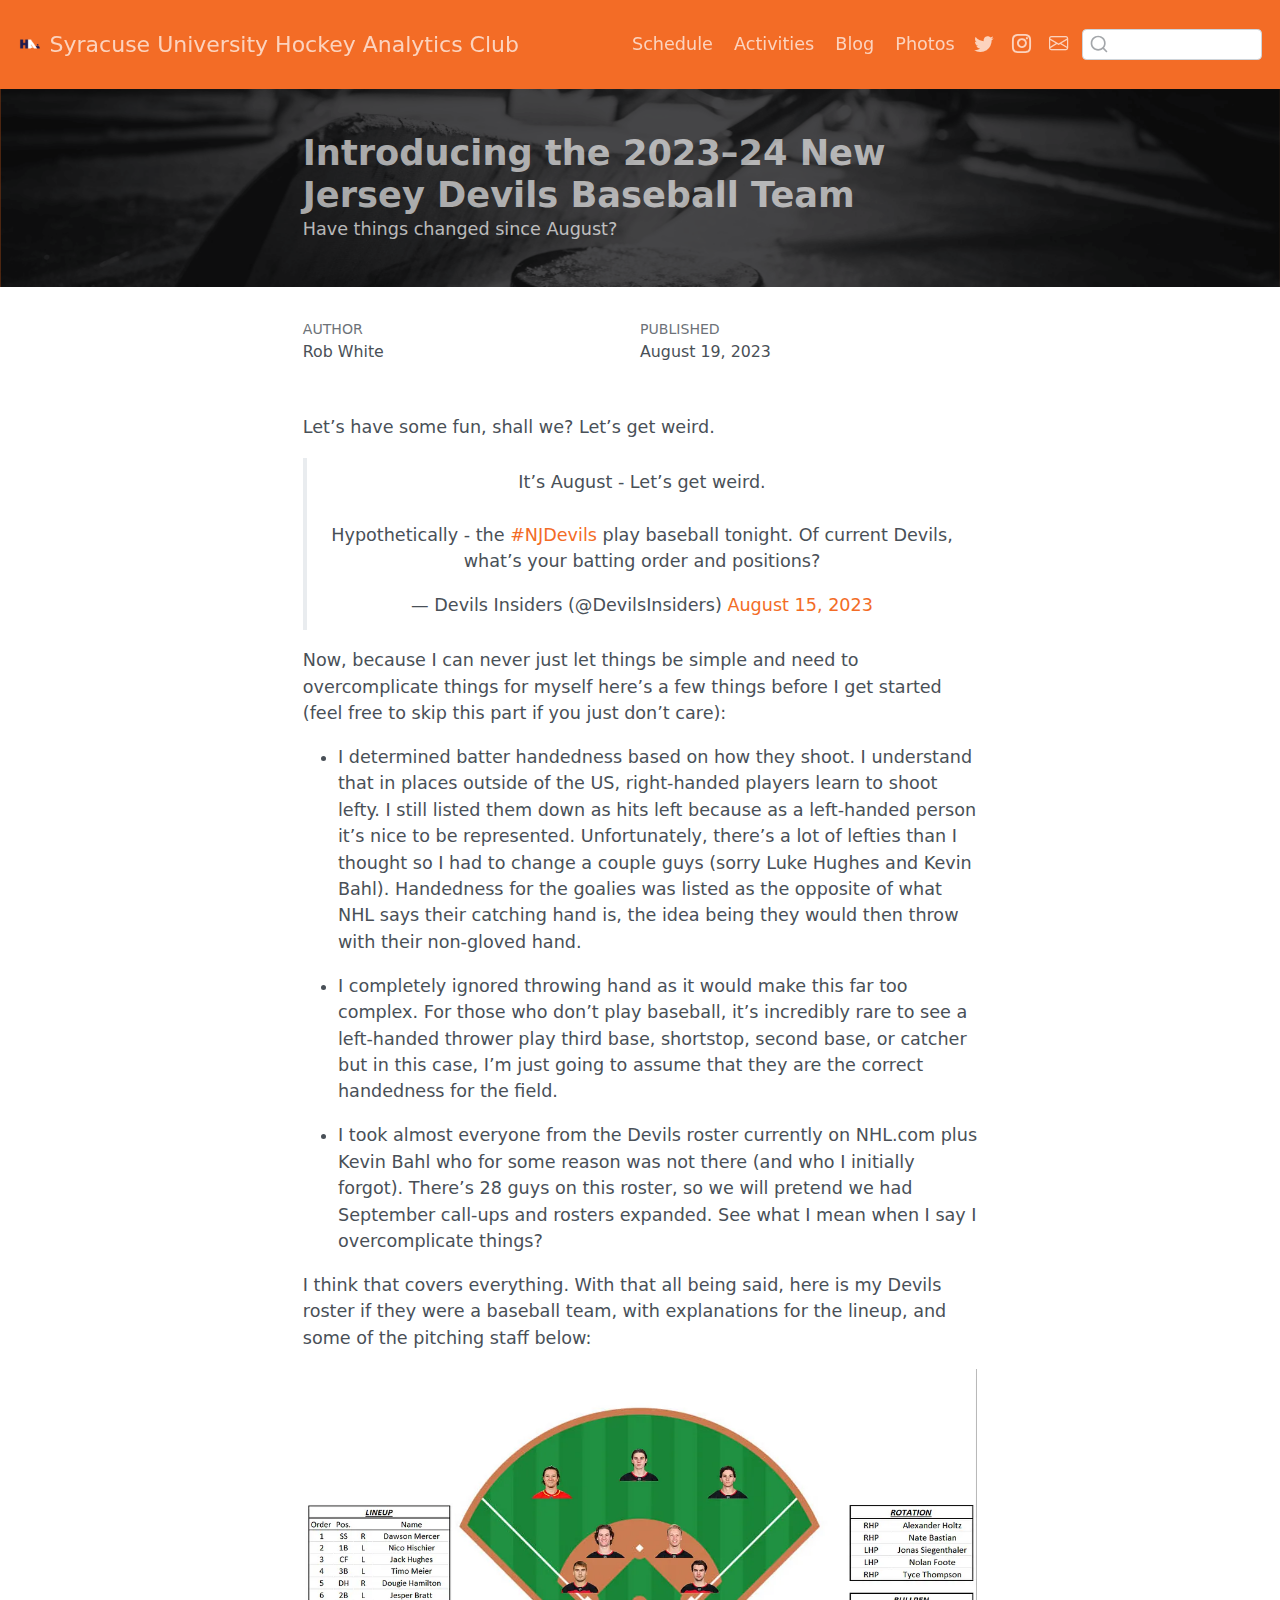
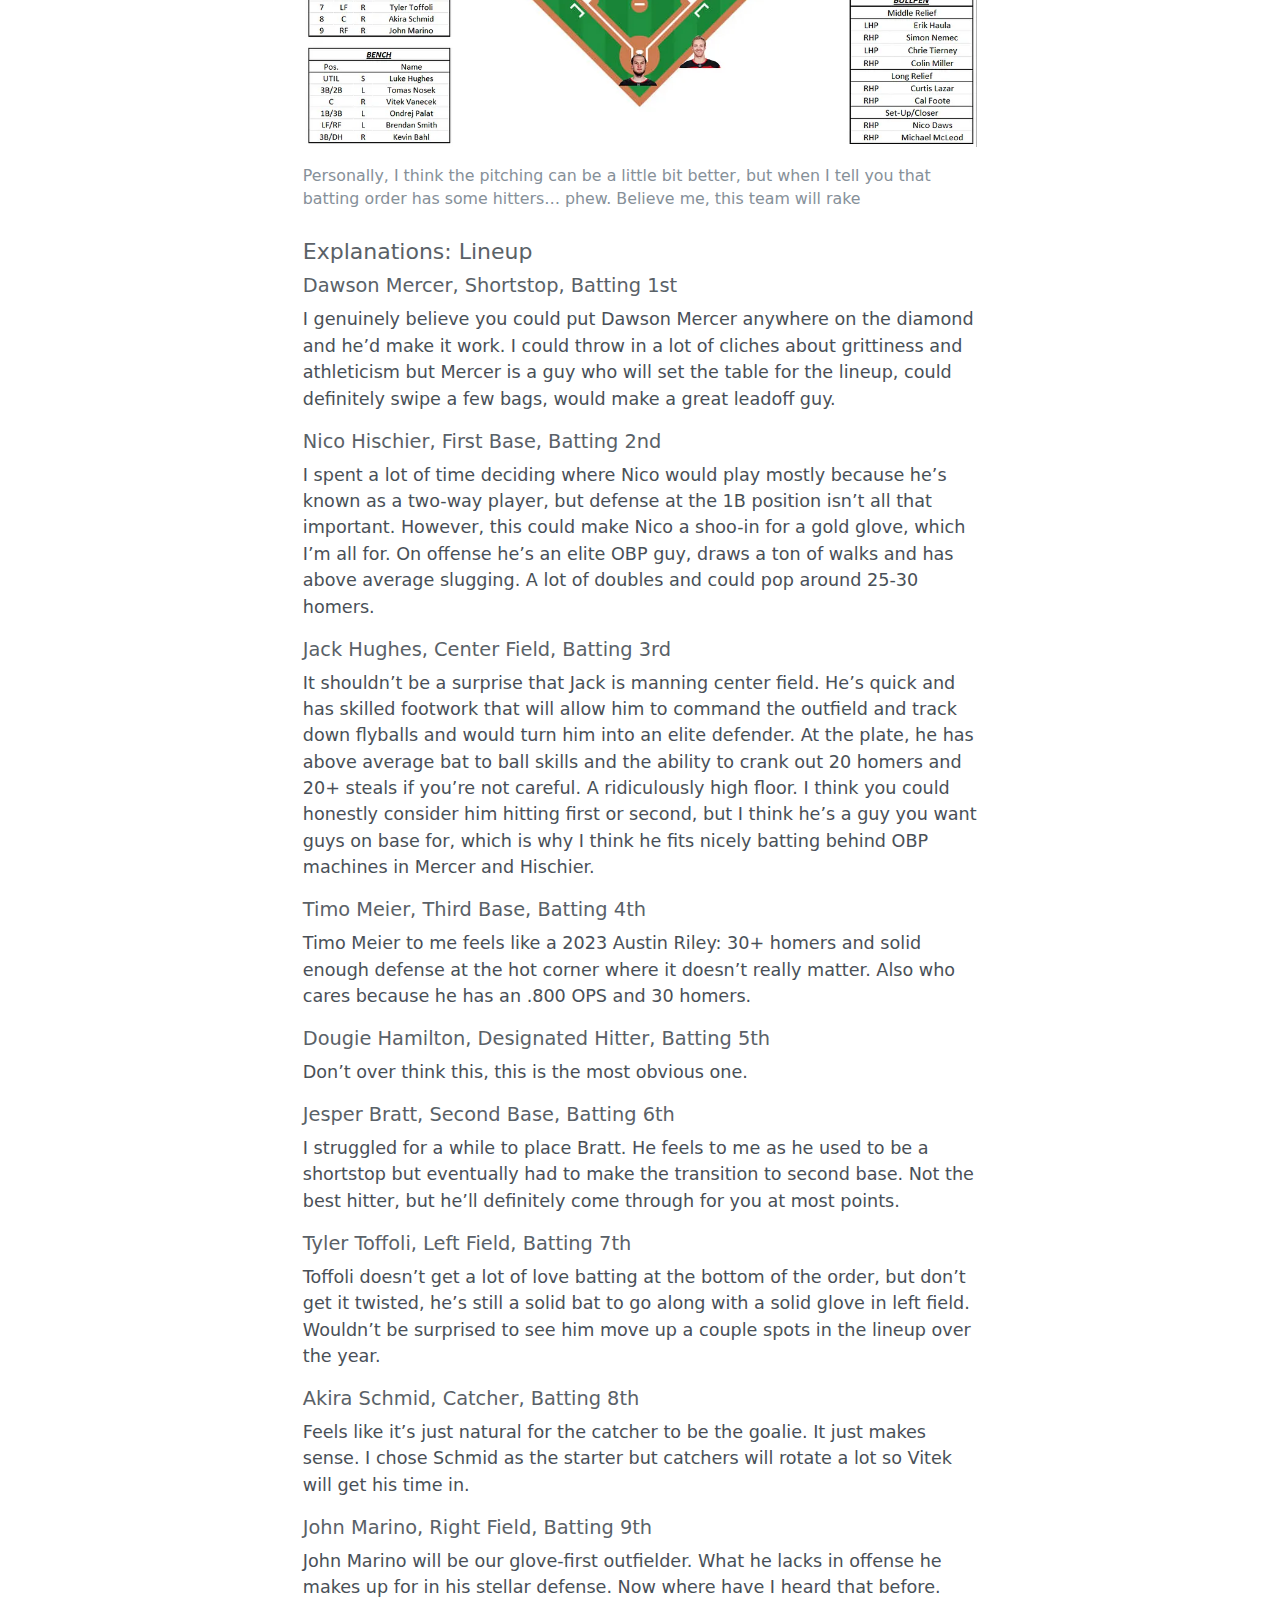
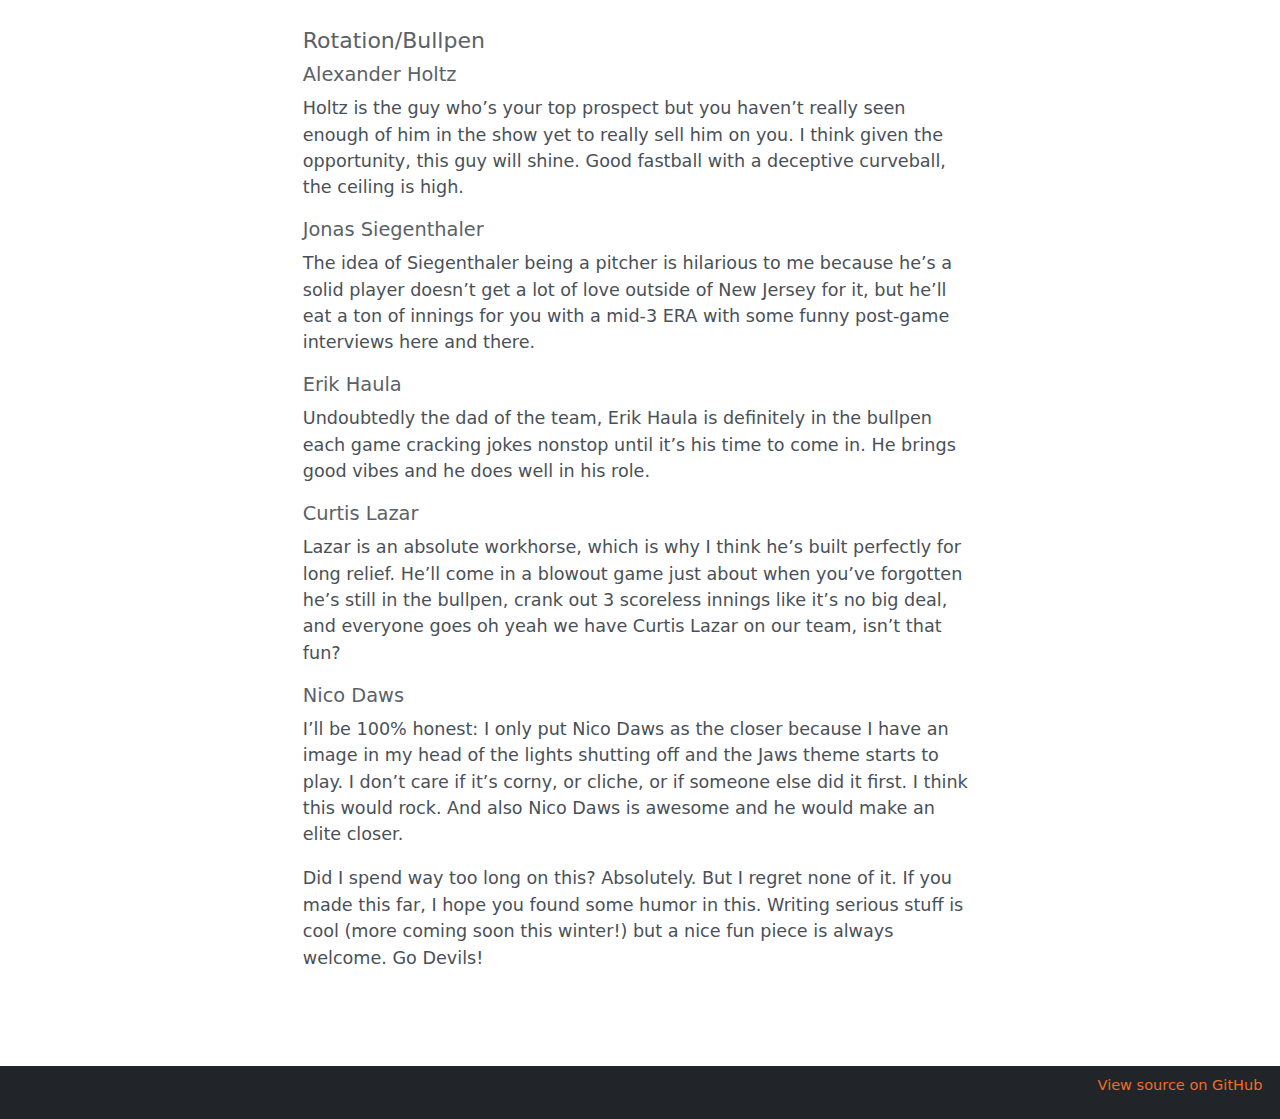
<file: docs/blog/rob_baseball/index.html>
<!DOCTYPE html>
<html xmlns="http://www.w3.org/1999/xhtml" lang="en" xml:lang="en"><head>

<meta charset="utf-8">
<meta name="generator" content="quarto-1.3.433">

<meta name="viewport" content="width=device-width, initial-scale=1.0, user-scalable=yes">

<meta name="author" content="Rob White">
<meta name="dcterms.date" content="2023-08-19">
<meta name="description" content="Have things changed since August?">

<title>Syracuse University Hockey Analytics Club - Introducing the 2023–24 New Jersey Devils Baseball Team</title>
<style>
code{white-space: pre-wrap;}
span.smallcaps{font-variant: small-caps;}
div.columns{display: flex; gap: min(4vw, 1.5em);}
div.column{flex: auto; overflow-x: auto;}
div.hanging-indent{margin-left: 1.5em; text-indent: -1.5em;}
ul.task-list{list-style: none;}
ul.task-list li input[type="checkbox"] {
  width: 0.8em;
  margin: 0 0.8em 0.2em -1em; /* quarto-specific, see https://github.com/quarto-dev/quarto-cli/issues/4556 */ 
  vertical-align: middle;
}
</style>


<script src="../../site_libs/quarto-nav/quarto-nav.js"></script>
<script src="../../site_libs/clipboard/clipboard.min.js"></script>
<script src="../../site_libs/quarto-search/autocomplete.umd.js"></script>
<script src="../../site_libs/quarto-search/fuse.min.js"></script>
<script src="../../site_libs/quarto-search/quarto-search.js"></script>
<meta name="quarto:offset" content="../../">
<link href="../../img/wordlogo_bluewhite.png" rel="icon" type="image/png">
<script src="../../site_libs/quarto-html/quarto.js"></script>
<script src="../../site_libs/quarto-html/popper.min.js"></script>
<script src="../../site_libs/quarto-html/tippy.umd.min.js"></script>
<script src="../../site_libs/quarto-html/anchor.min.js"></script>
<link href="../../site_libs/quarto-html/tippy.css" rel="stylesheet">
<link href="../../site_libs/quarto-html/quarto-syntax-highlighting.css" rel="stylesheet" id="quarto-text-highlighting-styles">
<script src="../../site_libs/bootstrap/bootstrap.min.js"></script>
<link href="../../site_libs/bootstrap/bootstrap-icons.css" rel="stylesheet">
<link href="../../site_libs/bootstrap/bootstrap.min.css" rel="stylesheet" id="quarto-bootstrap" data-mode="light">
<script id="quarto-search-options" type="application/json">{
  "location": "navbar",
  "copy-button": false,
  "collapse-after": 3,
  "panel-placement": "end",
  "type": "textbox",
  "limit": 20,
  "language": {
    "search-no-results-text": "No results",
    "search-matching-documents-text": "matching documents",
    "search-copy-link-title": "Copy link to search",
    "search-hide-matches-text": "Hide additional matches",
    "search-more-match-text": "more match in this document",
    "search-more-matches-text": "more matches in this document",
    "search-clear-button-title": "Clear",
    "search-detached-cancel-button-title": "Cancel",
    "search-submit-button-title": "Submit",
    "search-label": "Search"
  }
}</script>
<style>

      .quarto-title-block .quarto-title-banner {
        background-image: url(../../img/hockeybanner2.png);
background-size: cover;
      }
</style>


<meta name="twitter:title" content="Syracuse University Hockey Analytics Club - Introducing the 2023–24 New Jersey Devils Baseball Team">
<meta name="twitter:description" content="Have things changed since August?">
<meta name="twitter:image" content="https://suhockeyanalyticsclub.netlify.app/blog/rob_baseball/devils.png">
<meta name="twitter:image-height" content="576">
<meta name="twitter:image-width" content="1024">
<meta name="twitter:card" content="summary_large_image">
</head>

<body class="floating nav-fixed">

<div id="quarto-search-results"></div>
  <header id="quarto-header" class="headroom fixed-top">
    <nav class="navbar navbar-expand-lg navbar-dark ">
      <div class="navbar-container container-fluid">
      <div class="navbar-brand-container">
    <a href="../../index.html" class="navbar-brand navbar-brand-logo">
    <img src="../../img/wordlogo_bluewhite.png" alt="" class="navbar-logo">
    </a>
    <a class="navbar-brand" href="../../index.html">
    <span class="navbar-title">Syracuse University Hockey Analytics Club</span>
    </a>
  </div>
            <div id="quarto-search" class="" title="Search"></div>
          <button class="navbar-toggler" type="button" data-bs-toggle="collapse" data-bs-target="#navbarCollapse" aria-controls="navbarCollapse" aria-expanded="false" aria-label="Toggle navigation" onclick="if (window.quartoToggleHeadroom) { window.quartoToggleHeadroom(); }">
  <span class="navbar-toggler-icon"></span>
</button>
          <div class="collapse navbar-collapse" id="navbarCollapse">
            <ul class="navbar-nav navbar-nav-scroll ms-auto">
  <li class="nav-item">
    <a class="nav-link" href="../../schedule/index.html" rel="" target="">
 <span class="menu-text">Schedule</span></a>
  </li>  
  <li class="nav-item">
    <a class="nav-link" href="../../activities/index.html" rel="" target="">
 <span class="menu-text">Activities</span></a>
  </li>  
  <li class="nav-item">
    <a class="nav-link" href="../../blog/index.html" rel="" target="">
 <span class="menu-text">Blog</span></a>
  </li>  
  <li class="nav-item">
    <a class="nav-link" href="../../photography/index.html" rel="" target="">
 <span class="menu-text">Photos</span></a>
  </li>  
  <li class="nav-item compact">
    <a class="nav-link" href="https://twitter.com/su_hockeyclub" rel="" target=""><i class="bi bi-twitter" role="img">
</i> 
 <span class="menu-text"></span></a>
  </li>  
  <li class="nav-item compact">
    <a class="nav-link" href="https://www.instagram.com/su_hockeyclub/" rel="" target=""><i class="bi bi-instagram" role="img">
</i> 
 <span class="menu-text"></span></a>
  </li>  
  <li class="nav-item compact">
    <a class="nav-link" href="mailto:dbgold@syr.edu" rel="" target=""><i class="bi bi-envelope" role="img" aria-label="email">
</i> 
 <span class="menu-text"></span></a>
  </li>  
</ul>
            <div class="quarto-navbar-tools">
</div>
          </div> <!-- /navcollapse -->
      </div> <!-- /container-fluid -->
    </nav>
</header>
<!-- content -->
<header id="title-block-header" class="quarto-title-block default blog-post page-columns page-full">
  <div class="quarto-title-banner page-columns page-full">
    <div class="quarto-title column-body">
      <h1 class="title">Introducing the 2023–24 New Jersey Devils Baseball Team</h1>
                  <div>
        <div class="description">
          Have things changed since August?
        </div>
      </div>
                </div>
  </div>
    
  
  <div class="quarto-title-meta">

      <div>
      <div class="quarto-title-meta-heading">Author</div>
      <div class="quarto-title-meta-contents">
               <p>Rob White </p>
            </div>
    </div>
      
      <div>
      <div class="quarto-title-meta-heading">Published</div>
      <div class="quarto-title-meta-contents">
        <p class="date">August 19, 2023</p>
      </div>
    </div>
    
      
    </div>
    
  
  </header><div id="quarto-content" class="quarto-container page-columns page-rows-contents page-layout-article page-navbar">
<!-- sidebar -->
  <nav id="quarto-sidebar" class="sidebar collapse collapse-horizontal sidebar-navigation floating overflow-auto">
    
</nav>
<div id="quarto-sidebar-glass" data-bs-toggle="collapse" data-bs-target="#quarto-sidebar,#quarto-sidebar-glass"></div>
<!-- margin-sidebar -->
    <div id="quarto-margin-sidebar" class="sidebar margin-sidebar">
    </div>
<!-- main -->
<main class="content quarto-banner-title-block" id="quarto-document-content">




<p>Let’s have some fun, shall we? Let’s get weird.</p>
<p></p><div id="tweet-90616"></div><script>tweet={"url":"https:\/\/twitter.com\/DevilsInsiders\/status\/1691518585632354305","author_name":"Devils Insiders","author_url":"https:\/\/twitter.com\/DevilsInsiders","html":"\u003Cblockquote class=\"twitter-tweet\" align=\"center\"\u003E\u003Cp lang=\"en\" dir=\"ltr\"\u003EIt’s August - Let’s get weird. \u003Cbr\u003E\u003Cbr\u003EHypothetically - the \u003Ca href=\"https:\/\/twitter.com\/hashtag\/NJDevils?src=hash&amp;ref_src=twsrc%5Etfw\"\u003E#NJDevils\u003C\/a\u003E play baseball tonight. Of current Devils, what’s your batting order and positions?\u003C\/p\u003E&mdash; Devils Insiders (@DevilsInsiders) \u003Ca href=\"https:\/\/twitter.com\/DevilsInsiders\/status\/1691518585632354305?ref_src=twsrc%5Etfw\"\u003EAugust 15, 2023\u003C\/a\u003E\u003C\/blockquote\u003E\n\u003Cscript async src=\"https:\/\/platform.twitter.com\/widgets.js\" charset=\"utf-8\"\u003E\u003C\/script\u003E\n","width":550,"height":null,"type":"rich","cache_age":"3153600000","provider_name":"Twitter","provider_url":"https:\/\/twitter.com","version":"1.0"};document.getElementById("tweet-90616").innerHTML = tweet["html"];</script><p></p>
<p>Now, because I can never just let things be simple and need to overcomplicate things for myself here’s a few things before I get started (feel free to skip this part if you just don’t care):</p>
<ul>
<li><p>I determined batter handedness based on how they shoot. I understand that in places outside of the US, right-handed players learn to shoot lefty. I still listed them down as hits left because as a left-handed person it’s nice to be represented. Unfortunately, there’s a lot of lefties than I thought so I had to change a couple guys (sorry Luke Hughes and Kevin Bahl). Handedness for the goalies was listed as the opposite of what NHL says their catching hand is, the idea being they would then throw with their non-gloved hand.</p></li>
<li><p>I completely ignored throwing hand as it would make this far too complex. For those who don’t play baseball, it’s incredibly rare to see a left-handed thrower play third base, shortstop, second base, or catcher but in this case, I’m just going to assume that they are the correct handedness for the field.</p></li>
<li><p>I took almost everyone from the Devils roster currently on NHL.com plus Kevin Bahl who for some reason was not there (and who I initially forgot). There’s 28 guys on this roster, so we will pretend we had September call-ups and rosters expanded. See what I mean when I say I overcomplicate things?</p></li>
</ul>
<p>I think that covers everything. With that all being said, here is my Devils roster if they were a baseball team, with explanations for the lineup, and some of the pitching staff below:</p>
<div class="quarto-figure quarto-figure-center">
<figure class="figure">
<p><img src="lineup.webp" class="img-fluid figure-img" alt="A depiction of the starting lineup on a baseball field"></p>
<figcaption class="figure-caption">Personally, I think the pitching can be a little bit better, but when I tell you that batting order has some hitters… phew. Believe me, this team will rake</figcaption>
</figure>
</div>
<section id="explanations-lineup" class="level4">
<h4 class="anchored" data-anchor-id="explanations-lineup">Explanations: Lineup</h4>
<section id="dawson-mercer-shortstop-batting-1st" class="level5">
<h5 class="anchored" data-anchor-id="dawson-mercer-shortstop-batting-1st">Dawson Mercer, Shortstop, Batting 1st</h5>
<p>I genuinely believe you could put Dawson Mercer anywhere on the diamond and he’d make it work. I could throw in a lot of cliches about grittiness and athleticism but Mercer is a guy who will set the table for the lineup, could definitely swipe a few bags, would make a great leadoff guy.</p>
</section>
<section id="nico-hischier-first-base-batting-2nd" class="level5">
<h5 class="anchored" data-anchor-id="nico-hischier-first-base-batting-2nd">Nico Hischier, First Base, Batting 2nd</h5>
<p>I spent a lot of time deciding where Nico would play mostly because he’s known as a two-way player, but defense at the 1B position isn’t all that important. However, this could make Nico a shoo-in for a gold glove, which I’m all for. On offense he’s an elite OBP guy, draws a ton of walks and has above average slugging. A lot of doubles and could pop around 25-30 homers.</p>
</section>
<section id="jack-hughes-center-field-batting-3rd" class="level5">
<h5 class="anchored" data-anchor-id="jack-hughes-center-field-batting-3rd">Jack Hughes, Center Field, Batting 3rd</h5>
<p>It shouldn’t be a surprise that Jack is manning center field. He’s quick and has skilled footwork that will allow him to command the outfield and track down flyballs and would turn him into an elite defender. At the plate, he has above average bat to ball skills and the ability to crank out 20 homers and 20+ steals if you’re not careful. A ridiculously high floor. I think you could honestly consider him hitting first or second, but I think he’s a guy you want guys on base for, which is why I think he fits nicely batting behind OBP machines in Mercer and Hischier.</p>
</section>
<section id="timo-meier-third-base-batting-4th" class="level5">
<h5 class="anchored" data-anchor-id="timo-meier-third-base-batting-4th">Timo Meier, Third Base, Batting 4th</h5>
<p>Timo Meier to me feels like a 2023 Austin Riley: 30+ homers and solid enough defense at the hot corner where it doesn’t really matter. Also who cares because he has an .800 OPS and 30 homers.</p>
</section>
<section id="dougie-hamilton-designated-hitter-batting-5th" class="level5">
<h5 class="anchored" data-anchor-id="dougie-hamilton-designated-hitter-batting-5th">Dougie Hamilton, Designated Hitter, Batting 5th</h5>
<p>Don’t over think this, this is the most obvious one.</p>
</section>
<section id="jesper-bratt-second-base-batting-6th" class="level5">
<h5 class="anchored" data-anchor-id="jesper-bratt-second-base-batting-6th">Jesper Bratt, Second Base, Batting 6th</h5>
<p>I struggled for a while to place Bratt. He feels to me as he used to be a shortstop but eventually had to make the transition to second base. Not the best hitter, but he’ll definitely come through for you at most points.</p>
</section>
<section id="tyler-toffoli-left-field-batting-7th" class="level5">
<h5 class="anchored" data-anchor-id="tyler-toffoli-left-field-batting-7th">Tyler Toffoli, Left Field, Batting 7th</h5>
<p>Toffoli doesn’t get a lot of love batting at the bottom of the order, but don’t get it twisted, he’s still a solid bat to go along with a solid glove in left field. Wouldn’t be surprised to see him move up a couple spots in the lineup over the year.</p>
</section>
<section id="akira-schmid-catcher-batting-8th" class="level5">
<h5 class="anchored" data-anchor-id="akira-schmid-catcher-batting-8th">Akira Schmid, Catcher, Batting 8th</h5>
<p>Feels like it’s just natural for the catcher to be the goalie. It just makes sense. I chose Schmid as the starter but catchers will rotate a lot so Vitek will get his time in.</p>
</section>
<section id="john-marino-right-field-batting-9th" class="level5">
<h5 class="anchored" data-anchor-id="john-marino-right-field-batting-9th">John Marino, Right Field, Batting 9th</h5>
<p>John Marino will be our glove-first outfielder. What he lacks in offense he makes up for in his stellar defense. Now where have I heard that before.</p>
</section>
</section>
<section id="rotationbullpen" class="level4">
<h4 class="anchored" data-anchor-id="rotationbullpen">Rotation/Bullpen</h4>
<section id="alexander-holtz" class="level5">
<h5 class="anchored" data-anchor-id="alexander-holtz">Alexander Holtz</h5>
<p>Holtz is the guy who’s your top prospect but you haven’t really seen enough of him in the show yet to really sell him on you. I think given the opportunity, this guy will shine. Good fastball with a deceptive curveball, the ceiling is high.</p>
</section>
<section id="jonas-siegenthaler" class="level5">
<h5 class="anchored" data-anchor-id="jonas-siegenthaler">Jonas Siegenthaler</h5>
<p>The idea of Siegenthaler being a pitcher is hilarious to me because he’s a solid player doesn’t get a lot of love outside of New Jersey for it, but he’ll eat a ton of innings for you with a mid-3 ERA with some funny post-game interviews here and there.</p>
</section>
<section id="erik-haula" class="level5">
<h5 class="anchored" data-anchor-id="erik-haula">Erik Haula</h5>
<p>Undoubtedly the dad of the team, Erik Haula is definitely in the bullpen each game cracking jokes nonstop until it’s his time to come in. He brings good vibes and he does well in his role.</p>
</section>
<section id="curtis-lazar" class="level5">
<h5 class="anchored" data-anchor-id="curtis-lazar">Curtis Lazar</h5>
<p>Lazar is an absolute workhorse, which is why I think he’s built perfectly for long relief. He’ll come in a blowout game just about when you’ve forgotten he’s still in the bullpen, crank out 3 scoreless innings like it’s no big deal, and everyone goes oh yeah we have Curtis Lazar on our team, isn’t that fun?</p>
</section>
<section id="nico-daws" class="level5">
<h5 class="anchored" data-anchor-id="nico-daws">Nico Daws</h5>
<p>I’ll be 100% honest: I only put Nico Daws as the closer because I have an image in my head of the lights shutting off and the Jaws theme starts to play. I don’t care if it’s corny, or cliche, or if someone else did it first. I think this would rock. And also Nico Daws is awesome and he would make an elite closer.</p>
<p>Did I spend way too long on this? Absolutely. But I regret none of it. If you made this far, I hope you found some humor in this. Writing serious stuff is cool (more coming soon this winter!) but a nice fun piece is always welcome. Go Devils!</p>


</section>
</section>

</main> <!-- /main -->
<script id="quarto-html-after-body" type="application/javascript">
window.document.addEventListener("DOMContentLoaded", function (event) {
  const toggleBodyColorMode = (bsSheetEl) => {
    const mode = bsSheetEl.getAttribute("data-mode");
    const bodyEl = window.document.querySelector("body");
    if (mode === "dark") {
      bodyEl.classList.add("quarto-dark");
      bodyEl.classList.remove("quarto-light");
    } else {
      bodyEl.classList.add("quarto-light");
      bodyEl.classList.remove("quarto-dark");
    }
  }
  const toggleBodyColorPrimary = () => {
    const bsSheetEl = window.document.querySelector("link#quarto-bootstrap");
    if (bsSheetEl) {
      toggleBodyColorMode(bsSheetEl);
    }
  }
  toggleBodyColorPrimary();  
  const icon = "";
  const anchorJS = new window.AnchorJS();
  anchorJS.options = {
    placement: 'right',
    icon: icon
  };
  anchorJS.add('.anchored');
  const isCodeAnnotation = (el) => {
    for (const clz of el.classList) {
      if (clz.startsWith('code-annotation-')) {                     
        return true;
      }
    }
    return false;
  }
  const clipboard = new window.ClipboardJS('.code-copy-button', {
    text: function(trigger) {
      const codeEl = trigger.previousElementSibling.cloneNode(true);
      for (const childEl of codeEl.children) {
        if (isCodeAnnotation(childEl)) {
          childEl.remove();
        }
      }
      return codeEl.innerText;
    }
  });
  clipboard.on('success', function(e) {
    // button target
    const button = e.trigger;
    // don't keep focus
    button.blur();
    // flash "checked"
    button.classList.add('code-copy-button-checked');
    var currentTitle = button.getAttribute("title");
    button.setAttribute("title", "Copied!");
    let tooltip;
    if (window.bootstrap) {
      button.setAttribute("data-bs-toggle", "tooltip");
      button.setAttribute("data-bs-placement", "left");
      button.setAttribute("data-bs-title", "Copied!");
      tooltip = new bootstrap.Tooltip(button, 
        { trigger: "manual", 
          customClass: "code-copy-button-tooltip",
          offset: [0, -8]});
      tooltip.show();    
    }
    setTimeout(function() {
      if (tooltip) {
        tooltip.hide();
        button.removeAttribute("data-bs-title");
        button.removeAttribute("data-bs-toggle");
        button.removeAttribute("data-bs-placement");
      }
      button.setAttribute("title", currentTitle);
      button.classList.remove('code-copy-button-checked');
    }, 1000);
    // clear code selection
    e.clearSelection();
  });
  function tippyHover(el, contentFn) {
    const config = {
      allowHTML: true,
      content: contentFn,
      maxWidth: 500,
      delay: 100,
      arrow: false,
      appendTo: function(el) {
          return el.parentElement;
      },
      interactive: true,
      interactiveBorder: 10,
      theme: 'quarto',
      placement: 'bottom-start'
    };
    window.tippy(el, config); 
  }
  const noterefs = window.document.querySelectorAll('a[role="doc-noteref"]');
  for (var i=0; i<noterefs.length; i++) {
    const ref = noterefs[i];
    tippyHover(ref, function() {
      // use id or data attribute instead here
      let href = ref.getAttribute('data-footnote-href') || ref.getAttribute('href');
      try { href = new URL(href).hash; } catch {}
      const id = href.replace(/^#\/?/, "");
      const note = window.document.getElementById(id);
      return note.innerHTML;
    });
  }
      let selectedAnnoteEl;
      const selectorForAnnotation = ( cell, annotation) => {
        let cellAttr = 'data-code-cell="' + cell + '"';
        let lineAttr = 'data-code-annotation="' +  annotation + '"';
        const selector = 'span[' + cellAttr + '][' + lineAttr + ']';
        return selector;
      }
      const selectCodeLines = (annoteEl) => {
        const doc = window.document;
        const targetCell = annoteEl.getAttribute("data-target-cell");
        const targetAnnotation = annoteEl.getAttribute("data-target-annotation");
        const annoteSpan = window.document.querySelector(selectorForAnnotation(targetCell, targetAnnotation));
        const lines = annoteSpan.getAttribute("data-code-lines").split(",");
        const lineIds = lines.map((line) => {
          return targetCell + "-" + line;
        })
        let top = null;
        let height = null;
        let parent = null;
        if (lineIds.length > 0) {
            //compute the position of the single el (top and bottom and make a div)
            const el = window.document.getElementById(lineIds[0]);
            top = el.offsetTop;
            height = el.offsetHeight;
            parent = el.parentElement.parentElement;
          if (lineIds.length > 1) {
            const lastEl = window.document.getElementById(lineIds[lineIds.length - 1]);
            const bottom = lastEl.offsetTop + lastEl.offsetHeight;
            height = bottom - top;
          }
          if (top !== null && height !== null && parent !== null) {
            // cook up a div (if necessary) and position it 
            let div = window.document.getElementById("code-annotation-line-highlight");
            if (div === null) {
              div = window.document.createElement("div");
              div.setAttribute("id", "code-annotation-line-highlight");
              div.style.position = 'absolute';
              parent.appendChild(div);
            }
            div.style.top = top - 2 + "px";
            div.style.height = height + 4 + "px";
            let gutterDiv = window.document.getElementById("code-annotation-line-highlight-gutter");
            if (gutterDiv === null) {
              gutterDiv = window.document.createElement("div");
              gutterDiv.setAttribute("id", "code-annotation-line-highlight-gutter");
              gutterDiv.style.position = 'absolute';
              const codeCell = window.document.getElementById(targetCell);
              const gutter = codeCell.querySelector('.code-annotation-gutter');
              gutter.appendChild(gutterDiv);
            }
            gutterDiv.style.top = top - 2 + "px";
            gutterDiv.style.height = height + 4 + "px";
          }
          selectedAnnoteEl = annoteEl;
        }
      };
      const unselectCodeLines = () => {
        const elementsIds = ["code-annotation-line-highlight", "code-annotation-line-highlight-gutter"];
        elementsIds.forEach((elId) => {
          const div = window.document.getElementById(elId);
          if (div) {
            div.remove();
          }
        });
        selectedAnnoteEl = undefined;
      };
      // Attach click handler to the DT
      const annoteDls = window.document.querySelectorAll('dt[data-target-cell]');
      for (const annoteDlNode of annoteDls) {
        annoteDlNode.addEventListener('click', (event) => {
          const clickedEl = event.target;
          if (clickedEl !== selectedAnnoteEl) {
            unselectCodeLines();
            const activeEl = window.document.querySelector('dt[data-target-cell].code-annotation-active');
            if (activeEl) {
              activeEl.classList.remove('code-annotation-active');
            }
            selectCodeLines(clickedEl);
            clickedEl.classList.add('code-annotation-active');
          } else {
            // Unselect the line
            unselectCodeLines();
            clickedEl.classList.remove('code-annotation-active');
          }
        });
      }
  const findCites = (el) => {
    const parentEl = el.parentElement;
    if (parentEl) {
      const cites = parentEl.dataset.cites;
      if (cites) {
        return {
          el,
          cites: cites.split(' ')
        };
      } else {
        return findCites(el.parentElement)
      }
    } else {
      return undefined;
    }
  };
  var bibliorefs = window.document.querySelectorAll('a[role="doc-biblioref"]');
  for (var i=0; i<bibliorefs.length; i++) {
    const ref = bibliorefs[i];
    const citeInfo = findCites(ref);
    if (citeInfo) {
      tippyHover(citeInfo.el, function() {
        var popup = window.document.createElement('div');
        citeInfo.cites.forEach(function(cite) {
          var citeDiv = window.document.createElement('div');
          citeDiv.classList.add('hanging-indent');
          citeDiv.classList.add('csl-entry');
          var biblioDiv = window.document.getElementById('ref-' + cite);
          if (biblioDiv) {
            citeDiv.innerHTML = biblioDiv.innerHTML;
          }
          popup.appendChild(citeDiv);
        });
        return popup.innerHTML;
      });
    }
  }
});
</script>
</div> <!-- /content -->
<footer class="footer">
  <div class="nav-footer">
    <div class="nav-footer-left">
      &nbsp;
    </div>   
    <div class="nav-footer-center">
      &nbsp;
    </div>
    <div class="nav-footer-right"><span class="faux-block"><a href="https://github.com/qrobnett23/suhac_website">View source on GitHub</a></span></div>
  </div>
</footer>



<script src="https://platform.twitter.com/widgets.js"></script>
</body></html>
</file>
<file: docs/site_libs/quarto-html/tippy.css>
.tippy-box[data-animation=fade][data-state=hidden]{opacity:0}[data-tippy-root]{max-width:calc(100vw - 10px)}.tippy-box{position:relative;background-color:#333;color:#fff;border-radius:4px;font-size:14px;line-height:1.4;white-space:normal;outline:0;transition-property:transform,visibility,opacity}.tippy-box[data-placement^=top]>.tippy-arrow{bottom:0}.tippy-box[data-placement^=top]>.tippy-arrow:before{bottom:-7px;left:0;border-width:8px 8px 0;border-top-color:initial;transform-origin:center top}.tippy-box[data-placement^=bottom]>.tippy-arrow{top:0}.tippy-box[data-placement^=bottom]>.tippy-arrow:before{top:-7px;left:0;border-width:0 8px 8px;border-bottom-color:initial;transform-origin:center bottom}.tippy-box[data-placement^=left]>.tippy-arrow{right:0}.tippy-box[data-placement^=left]>.tippy-arrow:before{border-width:8px 0 8px 8px;border-left-color:initial;right:-7px;transform-origin:center left}.tippy-box[data-placement^=right]>.tippy-arrow{left:0}.tippy-box[data-placement^=right]>.tippy-arrow:before{left:-7px;border-width:8px 8px 8px 0;border-right-color:initial;transform-origin:center right}.tippy-box[data-inertia][data-state=visible]{transition-timing-function:cubic-bezier(.54,1.5,.38,1.11)}.tippy-arrow{width:16px;height:16px;color:#333}.tippy-arrow:before{content:"";position:absolute;border-color:transparent;border-style:solid}.tippy-content{position:relative;padding:5px 9px;z-index:1}
</file>
<file: docs/site_libs/quarto-html/quarto-syntax-highlighting.css>
/* quarto syntax highlight colors */
:root {
  --quarto-hl-ot-color: #003B4F;
  --quarto-hl-at-color: #657422;
  --quarto-hl-ss-color: #20794D;
  --quarto-hl-an-color: #5E5E5E;
  --quarto-hl-fu-color: #4758AB;
  --quarto-hl-st-color: #20794D;
  --quarto-hl-cf-color: #003B4F;
  --quarto-hl-op-color: #5E5E5E;
  --quarto-hl-er-color: #AD0000;
  --quarto-hl-bn-color: #AD0000;
  --quarto-hl-al-color: #AD0000;
  --quarto-hl-va-color: #111111;
  --quarto-hl-bu-color: inherit;
  --quarto-hl-ex-color: inherit;
  --quarto-hl-pp-color: #AD0000;
  --quarto-hl-in-color: #5E5E5E;
  --quarto-hl-vs-color: #20794D;
  --quarto-hl-wa-color: #5E5E5E;
  --quarto-hl-do-color: #5E5E5E;
  --quarto-hl-im-color: #00769E;
  --quarto-hl-ch-color: #20794D;
  --quarto-hl-dt-color: #AD0000;
  --quarto-hl-fl-color: #AD0000;
  --quarto-hl-co-color: #5E5E5E;
  --quarto-hl-cv-color: #5E5E5E;
  --quarto-hl-cn-color: #8f5902;
  --quarto-hl-sc-color: #5E5E5E;
  --quarto-hl-dv-color: #AD0000;
  --quarto-hl-kw-color: #003B4F;
}

/* other quarto variables */
:root {
  --quarto-font-monospace: SFMono-Regular, Menlo, Monaco, Consolas, "Liberation Mono", "Courier New", monospace;
}

pre > code.sourceCode > span {
  color: #003B4F;
}

code span {
  color: #003B4F;
}

code.sourceCode > span {
  color: #003B4F;
}

div.sourceCode,
div.sourceCode pre.sourceCode {
  color: #003B4F;
}

code span.ot {
  color: #003B4F;
  font-style: inherit;
}

code span.at {
  color: #657422;
  font-style: inherit;
}

code span.ss {
  color: #20794D;
  font-style: inherit;
}

code span.an {
  color: #5E5E5E;
  font-style: inherit;
}

code span.fu {
  color: #4758AB;
  font-style: inherit;
}

code span.st {
  color: #20794D;
  font-style: inherit;
}

code span.cf {
  color: #003B4F;
  font-style: inherit;
}

code span.op {
  color: #5E5E5E;
  font-style: inherit;
}

code span.er {
  color: #AD0000;
  font-style: inherit;
}

code span.bn {
  color: #AD0000;
  font-style: inherit;
}

code span.al {
  color: #AD0000;
  font-style: inherit;
}

code span.va {
  color: #111111;
  font-style: inherit;
}

code span.bu {
  font-style: inherit;
}

code span.ex {
  font-style: inherit;
}

code span.pp {
  color: #AD0000;
  font-style: inherit;
}

code span.in {
  color: #5E5E5E;
  font-style: inherit;
}

code span.vs {
  color: #20794D;
  font-style: inherit;
}

code span.wa {
  color: #5E5E5E;
  font-style: italic;
}

code span.do {
  color: #5E5E5E;
  font-style: italic;
}

code span.im {
  color: #00769E;
  font-style: inherit;
}

code span.ch {
  color: #20794D;
  font-style: inherit;
}

code span.dt {
  color: #AD0000;
  font-style: inherit;
}

code span.fl {
  color: #AD0000;
  font-style: inherit;
}

code span.co {
  color: #5E5E5E;
  font-style: inherit;
}

code span.cv {
  color: #5E5E5E;
  font-style: italic;
}

code span.cn {
  color: #8f5902;
  font-style: inherit;
}

code span.sc {
  color: #5E5E5E;
  font-style: inherit;
}

code span.dv {
  color: #AD0000;
  font-style: inherit;
}

code span.kw {
  color: #003B4F;
  font-style: inherit;
}

.prevent-inlining {
  content: "</";
}

/*# sourceMappingURL=debc5d5d77c3f9108843748ff7464032.css.map */
</file>
